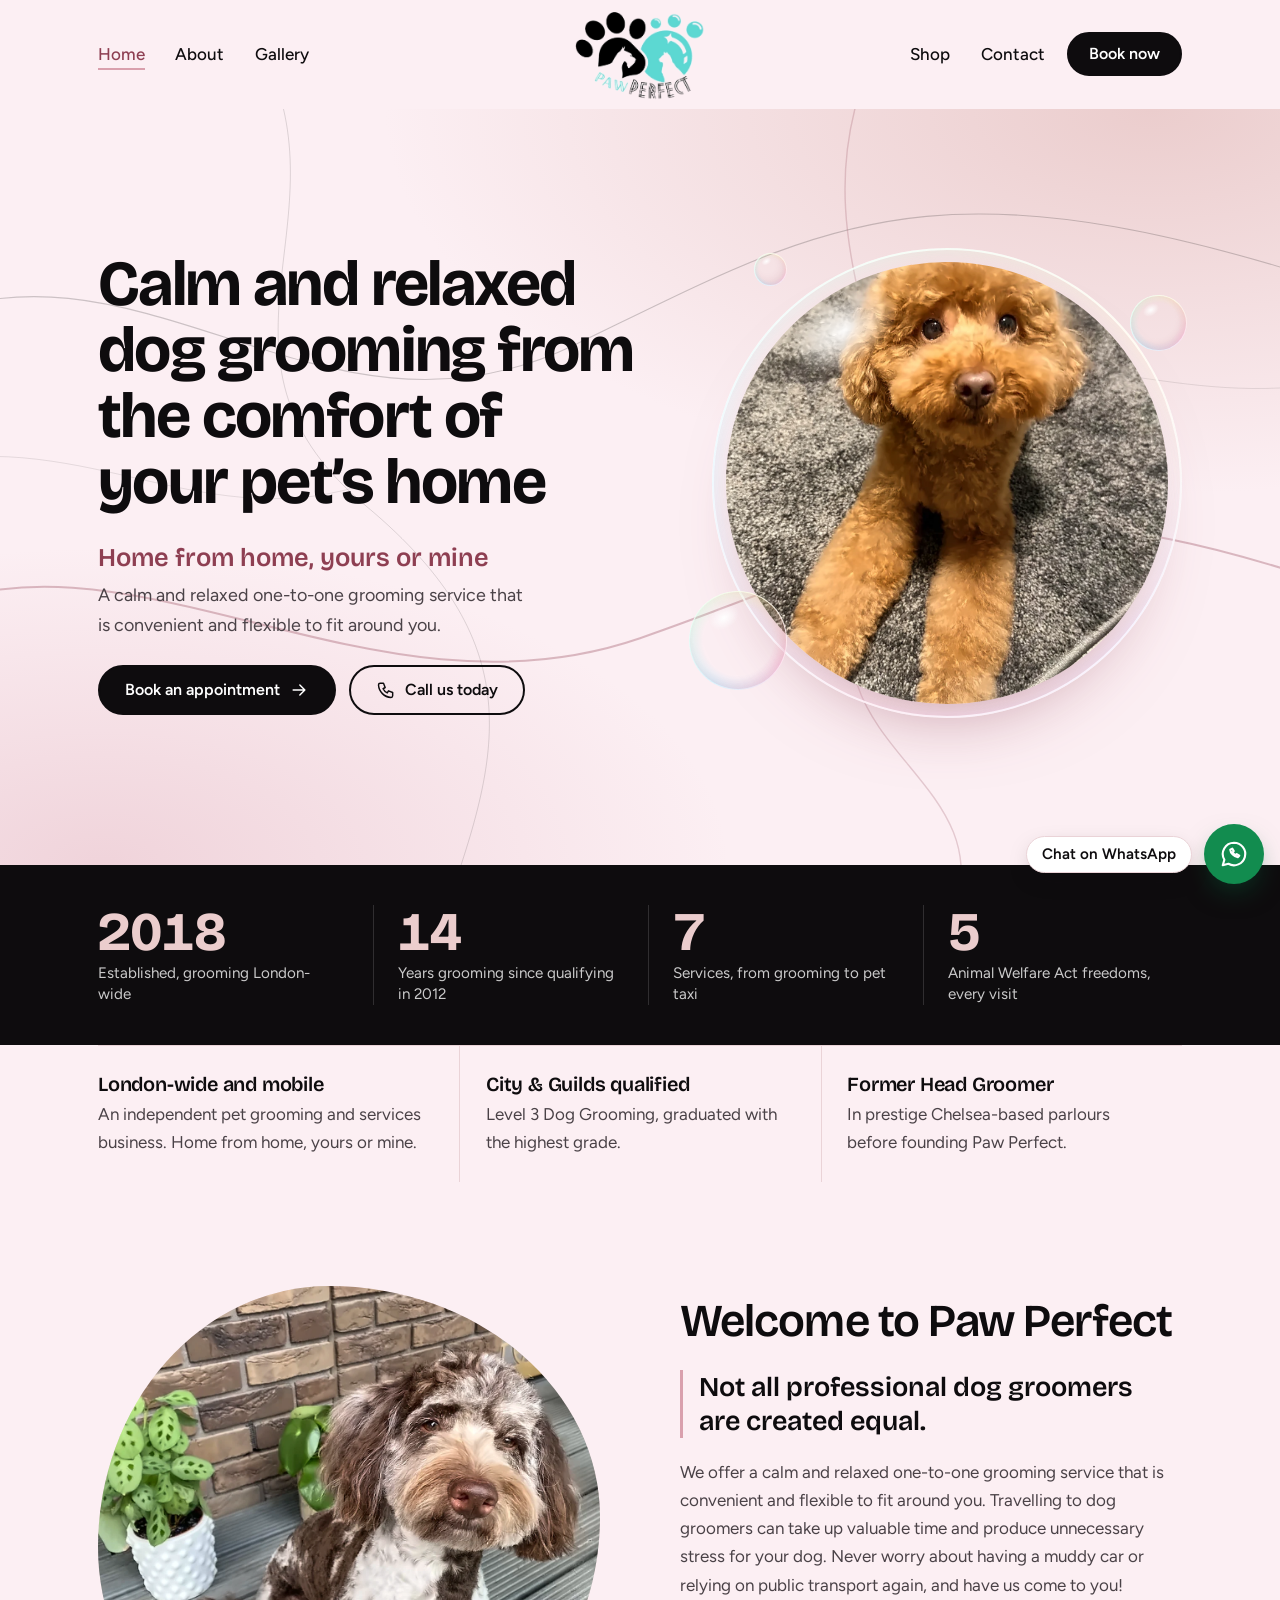
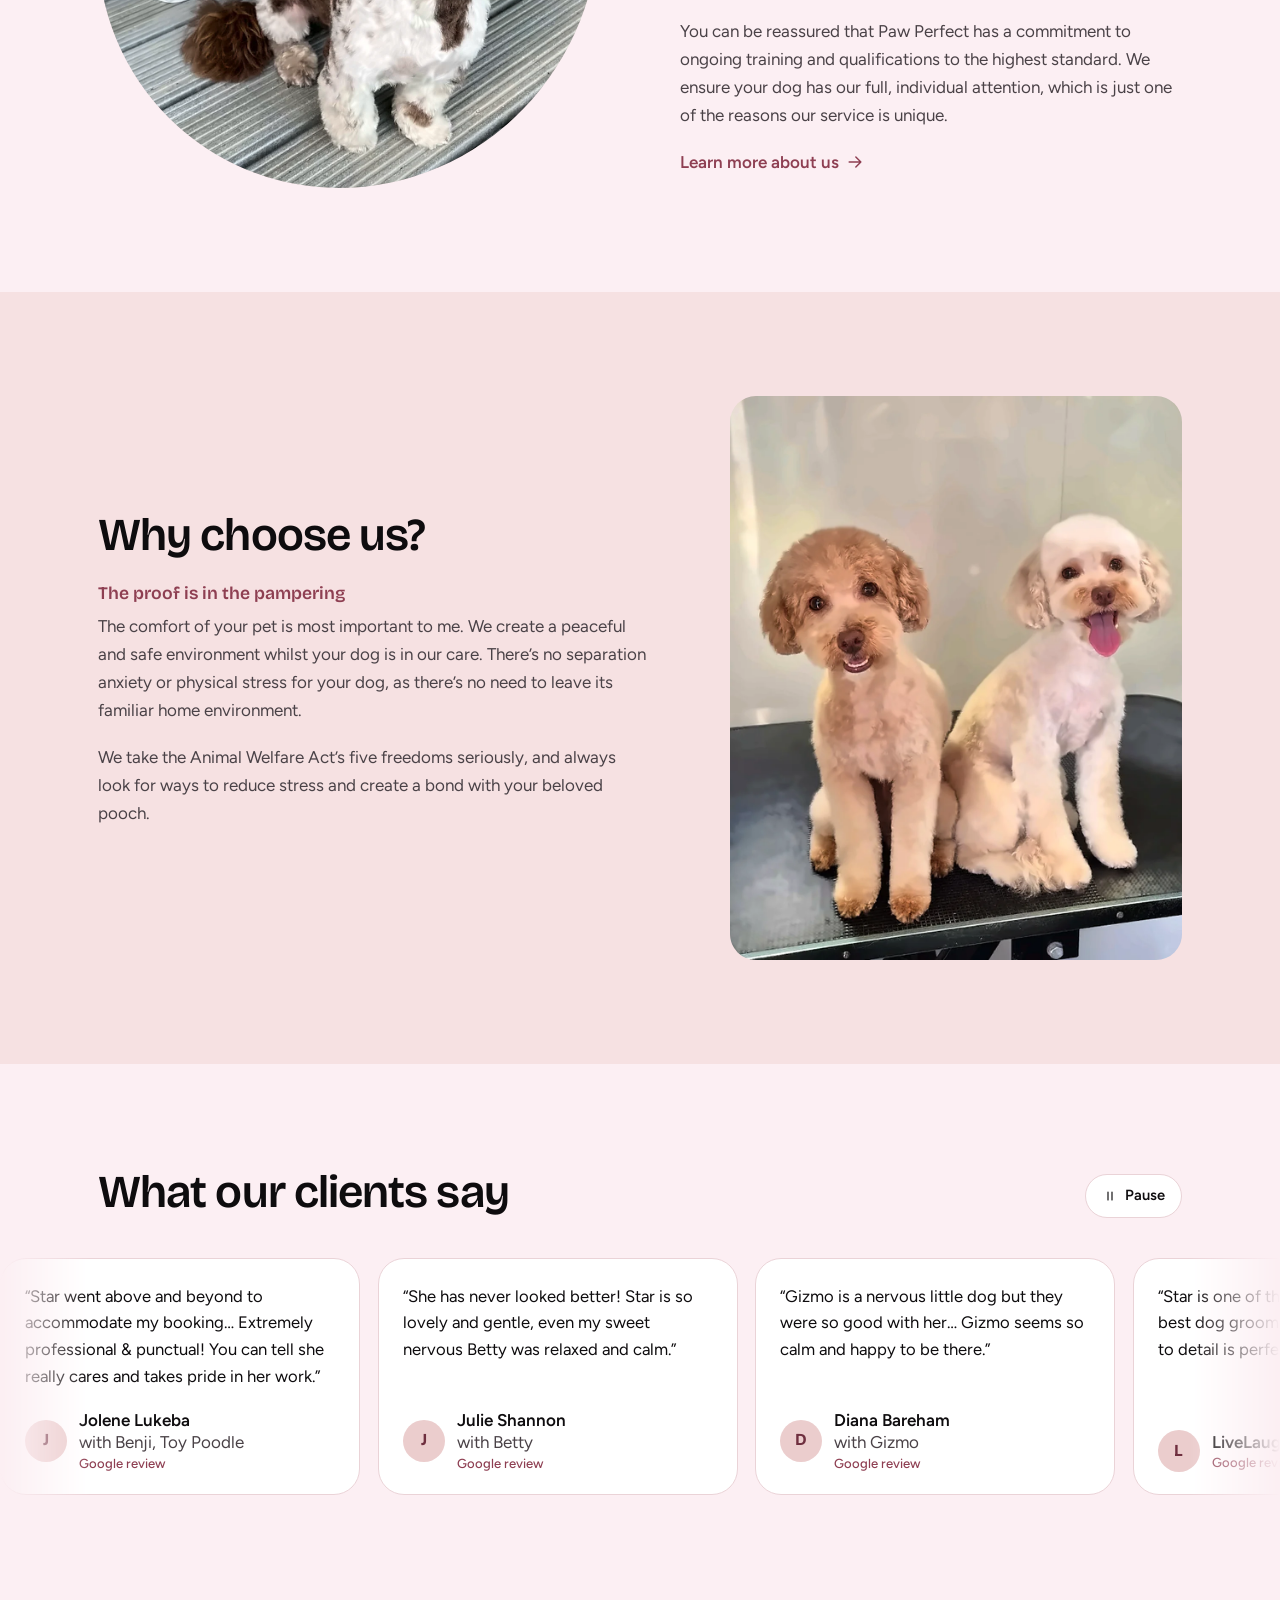
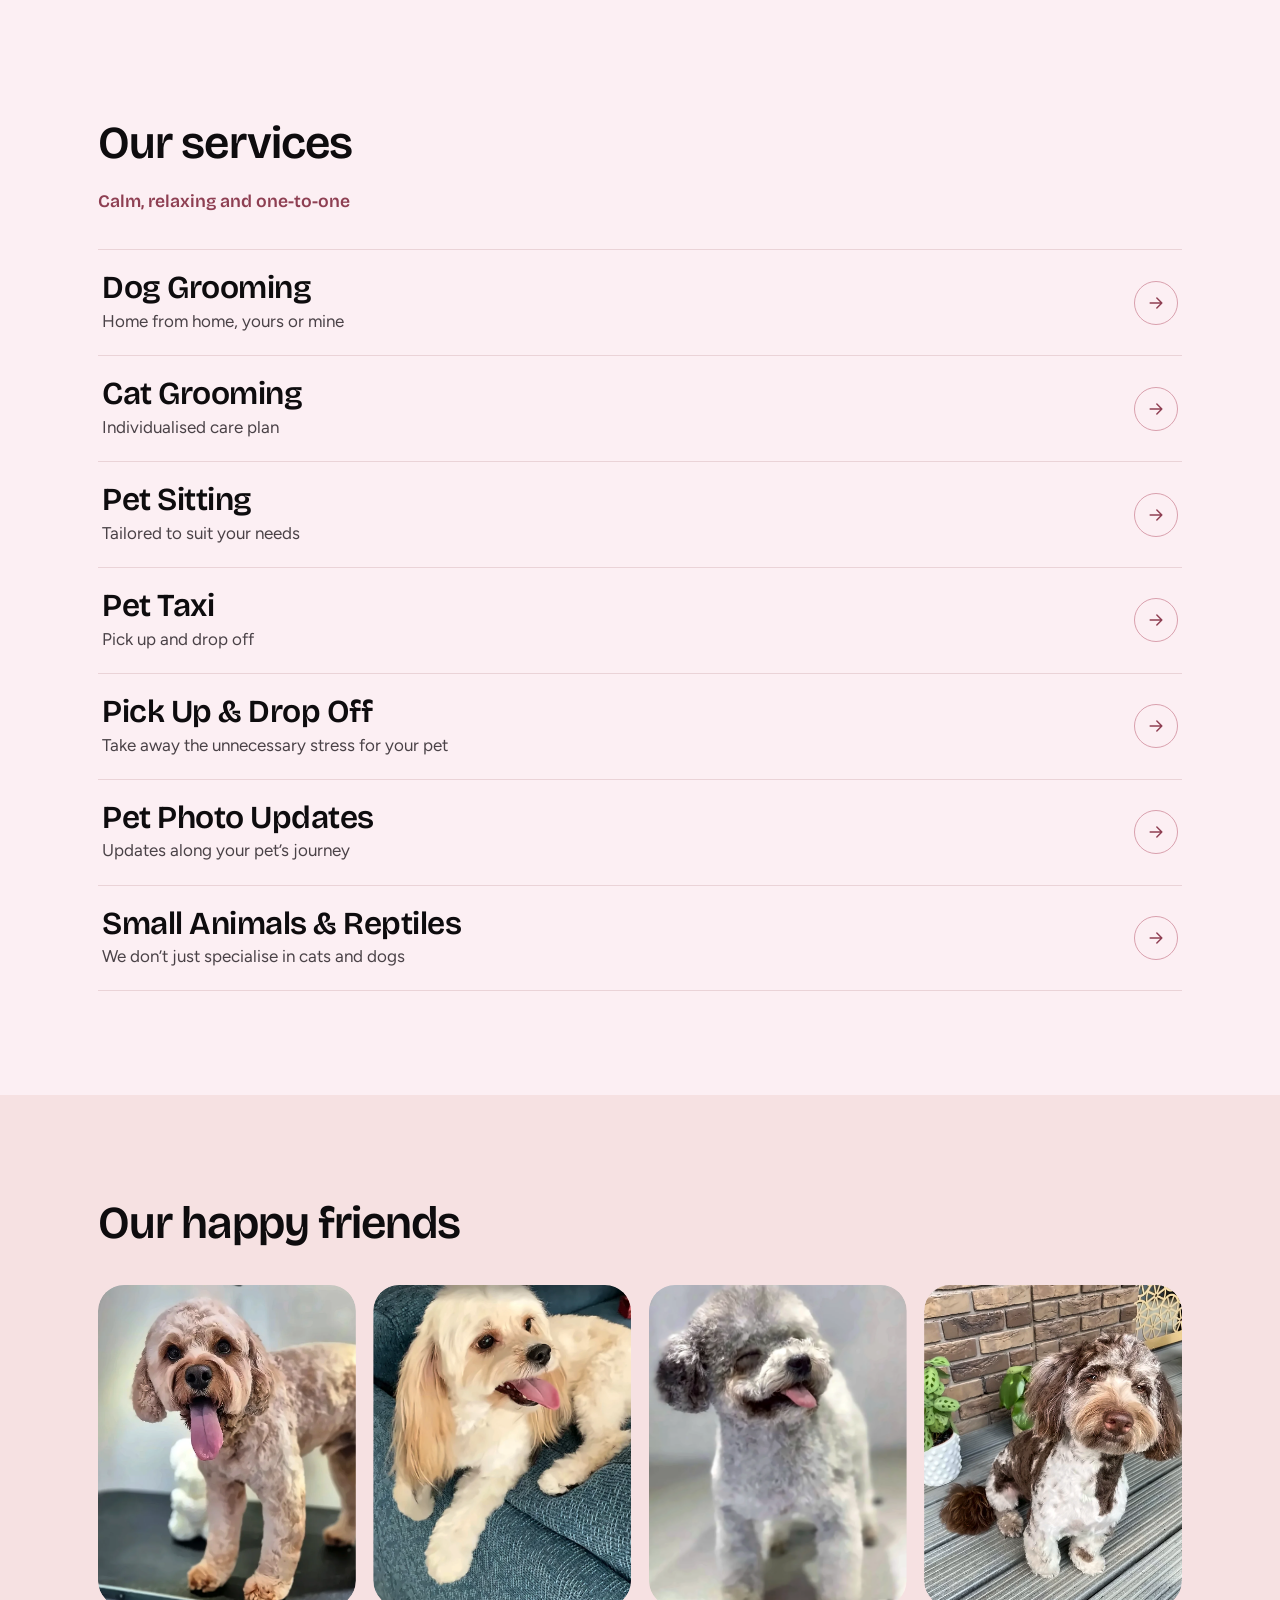
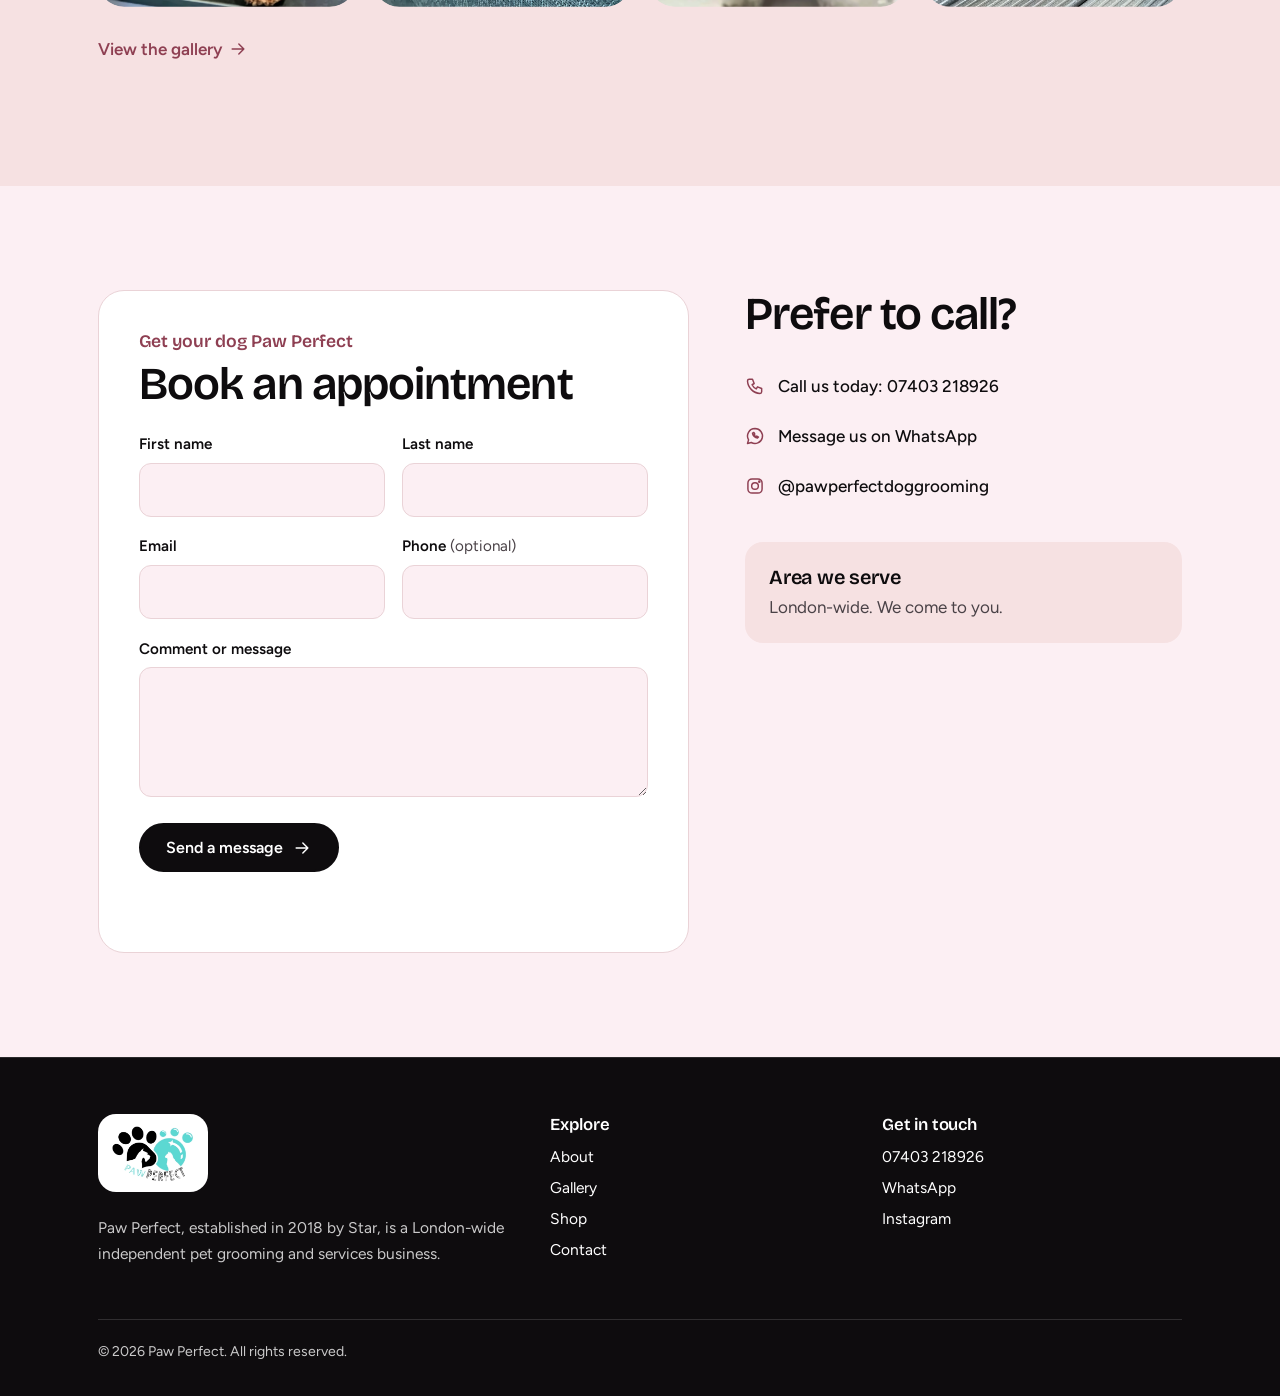
<file: index.html>
<!doctype html>
<html lang="en-GB">
<head>
<meta charset="utf-8">
<meta name="viewport" content="width=device-width, initial-scale=1">
<title>Mobile Dog Grooming in London | Paw Perfect</title>
<meta name="description" content="Calm and relaxed one-to-one dog grooming from the comfort of your pet&#x27;s home, London-wide. Call Paw Perfect on 07403 218926.">
<link rel="canonical" href="https://www.pawperfectdoggrooming.com/">
<meta name="robots" content="index, follow, max-image-preview:large">
<meta name="theme-color" content="#ffffff">
<meta property="og:type" content="website">
<meta property="og:site_name" content="Paw Perfect">
<meta property="og:title" content="Mobile Dog Grooming in London | Paw Perfect">
<meta property="og:description" content="Calm and relaxed one-to-one dog grooming from the comfort of your pet&#x27;s home, London-wide. Call Paw Perfect on 07403 218926.">
<meta property="og:url" content="https://www.pawperfectdoggrooming.com/">
<meta property="og:image" content="https://www.pawperfectdoggrooming.com/images/logo.png">
<meta name="twitter:card" content="summary">
<link rel="icon" type="image/png" href="images/logo.png">
<script>if('IntersectionObserver' in window&&!matchMedia('(prefers-reduced-motion: reduce)').matches)document.documentElement.classList.add('reveal-ready');</script>
<link rel="preconnect" href="https://fonts.googleapis.com">
<link rel="preconnect" href="https://fonts.gstatic.com" crossorigin>
<link href="https://fonts.googleapis.com/css2?family=Bricolage+Grotesque:opsz,wght@12..96,500;12..96,600;12..96,700&amp;family=Figtree:wght@400;500;600;700&amp;display=swap" rel="stylesheet">
<link rel="stylesheet" href="styles.css">
<script type="application/ld+json">
{
  "@context": "https://schema.org",
  "@type": "LocalBusiness",
  "name": "Paw Perfect",
  "description": "London-wide independent mobile pet grooming and services business, established in 2018.",
  "url": "https://www.pawperfectdoggrooming.com/",
  "logo": "https://www.pawperfectdoggrooming.com/images/logo.png",
  "telephone": "+447403218926",
  "foundingDate": "2018",
  "areaServed": { "@type": "City", "name": "London" },
  "sameAs": ["https://www.instagram.com/pawperfectdoggrooming/"],
  "makesOffer": [{ "@type": "Offer", "itemOffered": { "@type": "Service", "name": "Dog Grooming" } }, { "@type": "Offer", "itemOffered": { "@type": "Service", "name": "Cat Grooming" } }, { "@type": "Offer", "itemOffered": { "@type": "Service", "name": "Pet Sitting" } }, { "@type": "Offer", "itemOffered": { "@type": "Service", "name": "Pet Taxi" } }, { "@type": "Offer", "itemOffered": { "@type": "Service", "name": "Pick Up & Drop Off" } }, { "@type": "Offer", "itemOffered": { "@type": "Service", "name": "Pet Photo Updates" } }, { "@type": "Offer", "itemOffered": { "@type": "Service", "name": "Small Animals & Reptiles" } }]
}
</script>
</head>
<body class="page-home">
<svg width="0" height="0" style="position:absolute" aria-hidden="true" focusable="false">
<symbol id="paw" viewBox="0 0 64 64"><path d="M32 35c-7.5 0-15 6.5-15 13 0 4.4 3.3 6.4 7.5 6.4 3 0 5.2-1.2 7.5-1.2s4.5 1.2 7.5 1.2c4.2 0 7.5-2 7.5-6.4 0-6.5-7.5-13-15-13z"/><ellipse cx="13.5" cy="29" rx="5.2" ry="7.2" transform="rotate(-22 13.5 29)"/><ellipse cx="25" cy="17.5" rx="5.6" ry="8.2" transform="rotate(-8 25 17.5)"/><ellipse cx="39" cy="17.5" rx="5.6" ry="8.2" transform="rotate(8 39 17.5)"/><ellipse cx="50.5" cy="29" rx="5.2" ry="7.2" transform="rotate(22 50.5 29)"/></symbol>
<symbol id="i-arrow" viewBox="0 0 24 24"><path d="M5 12h14M13 6l6 6-6 6"/></symbol>
<symbol id="i-phone" viewBox="0 0 24 24"><path d="M5 4h4l2 5-2.5 1.5a11 11 0 0 0 5 5L15 13l5 2v4a2 2 0 0 1-2 2A16 16 0 0 1 3 6a2 2 0 0 1 2-2z"/></symbol>
<symbol id="i-insta" viewBox="0 0 24 24"><rect x="3.5" y="3.5" width="17" height="17" rx="5"/><circle cx="12" cy="12" r="4"/><circle cx="17.2" cy="6.8" r="0.7" fill="currentColor"/></symbol>
<symbol id="i-wa" viewBox="0 0 24 24"><path d="M12 3a9 9 0 0 0-7.7 13.6L3 21l4.5-1.2A9 9 0 1 0 12 3z"/><path d="M9 8.5c.2 2.8 3.2 5.8 6 6l1.2-1.2-2-1.2-.9.8c-.9-.4-1.9-1.4-2.3-2.3l.8-.9-1.2-2L9 8.5z"/></symbol>
<symbol id="i-bag" viewBox="0 0 24 24"><path d="M5 8h14l-1.2 11.2A2 2 0 0 1 15.8 21H8.2a2 2 0 0 1-2-1.8L5 8z"/><path d="M9 10V7a3 3 0 0 1 6 0v3"/></symbol>
<symbol id="i-close" viewBox="0 0 24 24"><path d="M6 6l12 12M18 6 6 18"/></symbol>
<symbol id="i-van" viewBox="0 0 24 24"><path d="M3 7h11v9H3zM14 10h4l3 3v3h-7z"/><circle cx="7" cy="17.5" r="1.8"/><circle cx="17" cy="17.5" r="1.8"/></symbol>
<symbol id="i-pin" viewBox="0 0 24 24"><path d="M12 21s-7-6.2-7-11.5A7 7 0 0 1 19 9.5C19 14.8 12 21 12 21z"/><circle cx="12" cy="9.5" r="2.5"/></symbol>
<symbol id="i-jacket" viewBox="0 0 48 48"><path d="M17 8l-9 6 3 9 4-2v19h18V21l4 2 3-9-9-6c-1 3.5-3.8 5.5-7 5.5S18 11.5 17 8z"/><path d="M24 13.5V40"/><circle cx="27.5" cy="22" r=".9"/><circle cx="27.5" cy="29" r=".9"/></symbol>
<symbol id="i-collar" viewBox="0 0 48 48"><ellipse cx="24" cy="22" rx="15" ry="9"/><ellipse cx="24" cy="22" rx="11" ry="5.5"/><rect x="20" y="28" width="8" height="5" rx="1"/><path d="M24 33v3"/><circle cx="24" cy="39" r="3"/><path d="M16 12l-4-4 5-1zM32 12l4-4-5-1z"/></symbol>
<symbol id="i-brush" viewBox="0 0 48 48"><rect x="10" y="8" width="28" height="20" rx="10"/><path d="M16 14v8M21 13v10M26 13v10M31 14v8"/><path d="M20 28l-2 12a2 2 0 0 0 2 2h8a2 2 0 0 0 2-2l-2-12"/></symbol>
<symbol id="i-bottle" viewBox="0 0 48 48"><rect x="20" y="5" width="8" height="6" rx="1.5"/><path d="M19 11h10l2 5H17z"/><rect x="13" y="16" width="22" height="26" rx="5"/><path d="M18 26h12M18 31h8"/></symbol>
<symbol id="i-bandana" viewBox="0 0 48 48"><path d="M8 12h32L24 40z"/><path d="M8 12h32v4H8z"/><circle cx="20" cy="20" r="1.4"/><circle cx="28" cy="20" r="1.4"/><circle cx="24" cy="27" r="1.4"/></symbol>
<symbol id="i-star" viewBox="0 0 24 24"><path d="M12 2.8l2.8 5.8 6.4.9-4.6 4.5 1.1 6.3L12 17.3l-5.7 3 1.1-6.3-4.6-4.5 6.4-.9z"/></symbol>
</svg>
<a class="skip-link" href="#main">Skip to content</a>
<header class="site-header">
  <div class="container header-inner">
    <div class="header-left">
      <a class="icon-btn call-btn" href="tel:+447403218926" aria-label="Call 07403 218926"><svg class="icon" aria-hidden="true"><use href="#i-phone"/></svg></a>
      <ul class="desk-nav"><li><a href="index.html" aria-current="page">Home</a></li><li><a href="about.html">About</a></li><li><a href="gallery.html">Gallery</a></li></ul>
    </div>
    <a class="logo" href="index.html" aria-label="Paw Perfect, home"><img src="images/logo-t.webp" width="626" height="446" alt="Paw Perfect"></a>
    <div class="header-right">
      <ul class="desk-nav"><li><a href="shop.html">Shop</a></li><li><a href="contact.html">Contact</a></li></ul>
      <button class="icon-btn cart-btn" type="button" aria-label="Basket" aria-controls="cart" hidden><svg class="icon" aria-hidden="true"><use href="#i-bag"/></svg><span class="cart-count" hidden>0</span></button>
      <a class="btn btn--primary desk-only" href="contact.html#book">Book now</a>
      <button class="icon-btn nav-toggle" type="button" aria-expanded="false" aria-controls="mobile-nav" aria-label="Menu"><span></span><span></span><span></span></button>
    </div>
  </div>
  <nav class="mobile-nav" id="mobile-nav" aria-label="Main">
    <ul><li><a href="index.html" aria-current="page">Home</a></li><li><a href="about.html">About</a></li><li><a href="gallery.html">Gallery</a></li><li><a href="shop.html">Shop</a></li><li><a href="contact.html">Contact</a></li><li><a class="btn btn--primary" href="contact.html#book">Book an appointment</a></li></ul>
  </nav>
</header>
<main id="main">
<section class="hero">
  <svg class="veins" viewBox="0 0 1440 800" preserveAspectRatio="xMidYMid slice" aria-hidden="true" focusable="false"><g>
<path class="v1" pathLength="1" d="M-60 230 C190 110 380 380 650 250 S1030 40 1500 200"/>
<path class="v2" pathLength="1" d="M-60 540 C170 420 430 660 720 560 S1090 370 1500 520"/>
<path class="v3" pathLength="1" d="M330 -40 C400 130 250 270 430 420 S570 690 510 860"/>
<path class="v4" pathLength="1" d="M960 -40 C880 170 1040 300 960 490 S1110 700 1050 860"/>
<path class="v5" pathLength="1" d="M-60 380 C120 330 250 450 420 400"/>
<path class="v5" pathLength="1" d="M1100 300 C1200 240 1300 330 1500 280"/>
</g></svg>
  <div class="field" aria-hidden="true"><i class="spark" style="--x:35%;--s:19px;--d:16s;--delay:-9s;--dx:13px"><b></b></i><i class="spark" style="--x:72%;--s:32px;--d:21s;--delay:-8s;--dx:20px"><b></b></i><i class="spark" style="--x:15%;--s:45px;--d:17s;--delay:-7s;--dx:27px"><b></b></i><i class="spark" style="--x:52%;--s:18px;--d:13s;--delay:-6s;--dx:12px"><b></b></i><i class="spark" style="--x:89%;--s:31px;--d:18s;--delay:-5s;--dx:19px"><b></b></i><i class="spark" style="--x:32%;--s:44px;--d:14s;--delay:-4s;--dx:26px"><b></b></i><i class="spark" style="--x:69%;--s:17px;--d:19s;--delay:-3s;--dx:11px"><b></b></i><i class="spark" style="--x:12%;--s:30px;--d:15s;--delay:-2s;--dx:18px"><b></b></i><i class="spark" style="--x:49%;--s:43px;--d:20s;--delay:-1s;--dx:25px"><b></b></i><i class="spark" style="--x:86%;--s:16px;--d:16s;--delay:0s;--dx:10px"><b></b></i><i class="spark" style="--x:29%;--s:29px;--d:21s;--delay:-17s;--dx:17px"><b></b></i><i class="spark" style="--x:66%;--s:42px;--d:17s;--delay:-16s;--dx:24px"><b></b></i><i class="spark" style="--x:9%;--s:55px;--d:13s;--delay:-15s;--dx:31px"><b></b></i></div>
  <div class="container hero__grid">
    <div>
      <h1>
        <span class="line" style="--i:0"><span>Calm and relaxed</span></span>
        <span class="line" style="--i:1"><span>dog grooming from</span></span>
        <span class="line" style="--i:2"><span>the comfort of</span></span>
        <span class="line" style="--i:3"><span>your pet&rsquo;s home</span></span>
      </h1>
      <p class="tagline fade-in" style="--d:650ms">Home from home, yours or mine</p>
      <p class="hero__lead fade-in" style="--d:760ms">A calm and relaxed one-to-one grooming service that is convenient and flexible to fit around you.</p>
      <div class="hero__actions fade-in" style="--d:880ms">
        <a class="btn btn--primary" href="#book">Book an appointment <svg class="icon icon--arrow" aria-hidden="true"><use href="#i-arrow"/></svg></a>
        <a class="btn btn--outline" href="tel:+447403218926"><svg class="icon" aria-hidden="true"><use href="#i-phone"/></svg> Call us today</a>
      </div>
    </div>
    <div class="hero__visual">
      <div class="hero-bubble">
        <div class="hero-bubble__photo"><img src="images/dog-2-1000.webp" width="1200" height="1457" alt="Red-coated poodle lying on a grey rug with a freshly trimmed coat" style="object-position:50% 30%" decoding="async"></div>
        <div class="bubble-film" aria-hidden="true"></div>
      </div>
      <span class="mini mini--a" aria-hidden="true"><b></b></span>
      <span class="mini mini--b" aria-hidden="true"><b></b></span>
      <span class="mini mini--c" aria-hidden="true"><b></b></span>
    </div>
  </div>
</section>

<section class="facts" aria-label="Paw Perfect in numbers">
  <div class="container">
    <ul>
      <li><b><span data-to="2018">2018</span></b><span class="lbl">Established, grooming London-wide</span></li>
      <li><b><span data-to="14">14</span></b><span class="lbl">Years grooming since qualifying in 2012</span></li>
      <li><b><span data-to="7">7</span></b><span class="lbl">Services, from grooming to pet taxi</span></li>
      <li><b><span data-to="5">5</span></b><span class="lbl">Animal Welfare Act freedoms, every visit</span></li>
    </ul>
  </div>
</section>

<section class="container" aria-label="Qualifications and experience">
  <div class="creds">
    <div class="cred"><h3>London-wide and mobile</h3><p>An independent pet grooming and services business. Home from home, yours or mine.</p></div>
    <div class="cred"><h3>City &amp; Guilds qualified</h3><p>Level 3 Dog Grooming, graduated with the highest grade.</p></div>
    <div class="cred"><h3>Former Head Groomer</h3><p>In prestige Chelsea-based parlours before founding Paw Perfect.</p></div>
  </div>
</section>

<section class="section">
  <div class="container split">
    <div class="blob"><img src="images/dog-1-1000.webp" width="1200" height="1260" alt="Chocolate and white dog sitting on a decked terrace after a groom" style="object-position:72% 50%" loading="lazy" decoding="async"></div>
    <div>
      <h2>Welcome to Paw Perfect</h2>
      <p class="quote-line">Not all professional dog groomers are created equal.</p>
      <p>We offer a calm and relaxed one-to-one grooming service that is convenient and flexible to fit around you. Travelling to dog groomers can take up valuable time and produce unnecessary stress for your dog. Never worry about having a muddy car or relying on public transport again, and have us come to you!</p>
      <p>You can be reassured that Paw Perfect has a commitment to ongoing training and qualifications to the highest standard. We ensure your dog has our full, individual attention, which is just one of the reasons our service is unique.</p>
      <a class="link-arrow" href="about.html">Learn more about us <svg class="icon icon--arrow" aria-hidden="true"><use href="#i-arrow"/></svg></a>
    </div>
  </div>
</section>

<section class="section section--mist">
  <div class="trail" aria-hidden="true"><span class="print" style="--x:2.0%;--y:92.4%;--r:90deg;--i:0"><svg viewBox="0 0 64 64"><use href="#paw"/></svg></span><span class="print" style="--x:8.0%;--y:95.6%;--r:90deg;--i:1"><svg viewBox="0 0 64 64"><use href="#paw"/></svg></span><span class="print" style="--x:14.0%;--y:92.4%;--r:90deg;--i:2"><svg viewBox="0 0 64 64"><use href="#paw"/></svg></span><span class="print" style="--x:20.0%;--y:95.6%;--r:90deg;--i:3"><svg viewBox="0 0 64 64"><use href="#paw"/></svg></span><span class="print" style="--x:26.0%;--y:92.4%;--r:90deg;--i:4"><svg viewBox="0 0 64 64"><use href="#paw"/></svg></span><span class="print" style="--x:32.0%;--y:95.6%;--r:90deg;--i:5"><svg viewBox="0 0 64 64"><use href="#paw"/></svg></span><span class="print" style="--x:38.0%;--y:92.4%;--r:90deg;--i:6"><svg viewBox="0 0 64 64"><use href="#paw"/></svg></span><span class="print" style="--x:44.0%;--y:95.6%;--r:90deg;--i:7"><svg viewBox="0 0 64 64"><use href="#paw"/></svg></span><span class="print" style="--x:50.0%;--y:92.4%;--r:90deg;--i:8"><svg viewBox="0 0 64 64"><use href="#paw"/></svg></span><span class="print" style="--x:56.0%;--y:95.6%;--r:90deg;--i:9"><svg viewBox="0 0 64 64"><use href="#paw"/></svg></span><span class="print" style="--x:62.0%;--y:92.4%;--r:90deg;--i:10"><svg viewBox="0 0 64 64"><use href="#paw"/></svg></span></div>
  <div class="container split split--wide-text">
    <div>
      <h2>Why choose us?</h2>
      <p class="kicker">The proof is in the pampering</p>
      <p>The comfort of your pet is most important to me. We create a peaceful and safe environment whilst your dog is in our care. There&rsquo;s no separation anxiety or physical stress for your dog, as there&rsquo;s no need to leave its familiar home environment.</p>
      <p>We take the Animal Welfare Act&rsquo;s five freedoms seriously, and always look for ways to reduce stress and create a bond with your beloved pooch.</p>
    </div>
    <div class="framed" style="aspect-ratio:4/5"><img src="images/dog-3-1000.webp" width="1200" height="1324" alt="Two small groomed dogs sitting side by side on a grooming table" style="object-position:50% 40%" loading="lazy" decoding="async"></div>
  </div>
</section>

<section class="section reviews" aria-labelledby="reviews-title">
  <div class="container reviews__head">
    <h2 id="reviews-title">What our clients say</h2>
    <button class="marquee-toggle" type="button" aria-pressed="false">
      <svg class="icon icon--pause" aria-hidden="true" viewBox="0 0 24 24"><path d="M9 6v12M15 6v12"/></svg>
      <svg class="icon icon--play" aria-hidden="true" viewBox="0 0 24 24"><path d="M8 5.5v13l10-6.5z"/></svg>
      <span>Pause</span>
    </button>
  </div>
  <div class="marquee" tabindex="0" aria-label="Client reviews">
    <div class="marquee__track">
      <div class="marquee__group"><figure class="rv"><blockquote>&ldquo;Star went above and beyond to accommodate my booking… Extremely professional &amp; punctual! You can tell she really cares and takes pride in her work.&rdquo;</blockquote><figcaption><span class="rv__avatar" aria-hidden="true">J</span><span class="rv__who">Jolene Lukeba <span>with Benji, Toy Poodle</span><small>Google review</small></span></figcaption></figure><figure class="rv"><blockquote>&ldquo;She has never looked better! Star is so lovely and gentle, even my sweet nervous Betty was relaxed and calm.&rdquo;</blockquote><figcaption><span class="rv__avatar" aria-hidden="true">J</span><span class="rv__who">Julie Shannon <span>with Betty</span><small>Google review</small></span></figcaption></figure><figure class="rv"><blockquote>&ldquo;Gizmo is a nervous little dog but they were so good with her… Gizmo seems so calm and happy to be there.&rdquo;</blockquote><figcaption><span class="rv__avatar" aria-hidden="true">D</span><span class="rv__who">Diana Bareham <span>with Gizmo</span><small>Google review</small></span></figcaption></figure><figure class="rv"><blockquote>&ldquo;Star is one of the most professional and best dog groomers I know… her attention to detail is perfection.&rdquo;</blockquote><figcaption><span class="rv__avatar" aria-hidden="true">L</span><span class="rv__who">LiveLaughLove9383<small>Google review</small></span></figcaption></figure></div>
      <div class="marquee__group" aria-hidden="true"><figure class="rv"><blockquote>&ldquo;Star went above and beyond to accommodate my booking… Extremely professional &amp; punctual! You can tell she really cares and takes pride in her work.&rdquo;</blockquote><figcaption><span class="rv__avatar" aria-hidden="true">J</span><span class="rv__who">Jolene Lukeba <span>with Benji, Toy Poodle</span><small>Google review</small></span></figcaption></figure><figure class="rv"><blockquote>&ldquo;She has never looked better! Star is so lovely and gentle, even my sweet nervous Betty was relaxed and calm.&rdquo;</blockquote><figcaption><span class="rv__avatar" aria-hidden="true">J</span><span class="rv__who">Julie Shannon <span>with Betty</span><small>Google review</small></span></figcaption></figure><figure class="rv"><blockquote>&ldquo;Gizmo is a nervous little dog but they were so good with her… Gizmo seems so calm and happy to be there.&rdquo;</blockquote><figcaption><span class="rv__avatar" aria-hidden="true">D</span><span class="rv__who">Diana Bareham <span>with Gizmo</span><small>Google review</small></span></figcaption></figure><figure class="rv"><blockquote>&ldquo;Star is one of the most professional and best dog groomers I know… her attention to detail is perfection.&rdquo;</blockquote><figcaption><span class="rv__avatar" aria-hidden="true">L</span><span class="rv__who">LiveLaughLove9383<small>Google review</small></span></figcaption></figure></div>
    </div>
  </div>
</section>

<section class="section">
  <div class="container">
    <div class="section-head">
      <h2>Our services</h2>
      <p class="kicker">Calm, relaxing and one-to-one</p>
    </div>
    <ul class="svc"><li><a href="contact.html#book"><span class="svc__name">Dog Grooming</span><span class="svc__desc">Home from home, yours or mine</span><span class="svc__go"><svg class="icon icon--arrow" aria-hidden="true"><use href="#i-arrow"/></svg></span></a></li><li><a href="contact.html#book"><span class="svc__name">Cat Grooming</span><span class="svc__desc">Individualised care plan</span><span class="svc__go"><svg class="icon icon--arrow" aria-hidden="true"><use href="#i-arrow"/></svg></span></a></li><li><a href="contact.html#book"><span class="svc__name">Pet Sitting</span><span class="svc__desc">Tailored to suit your needs</span><span class="svc__go"><svg class="icon icon--arrow" aria-hidden="true"><use href="#i-arrow"/></svg></span></a></li><li><a href="contact.html#book"><span class="svc__name">Pet Taxi</span><span class="svc__desc">Pick up and drop off</span><span class="svc__go"><svg class="icon icon--arrow" aria-hidden="true"><use href="#i-arrow"/></svg></span></a></li><li><a href="contact.html#book"><span class="svc__name">Pick Up &amp; Drop Off</span><span class="svc__desc">Take away the unnecessary stress for your pet</span><span class="svc__go"><svg class="icon icon--arrow" aria-hidden="true"><use href="#i-arrow"/></svg></span></a></li><li><a href="contact.html#book"><span class="svc__name">Pet Photo Updates</span><span class="svc__desc">Updates along your pet’s journey</span><span class="svc__go"><svg class="icon icon--arrow" aria-hidden="true"><use href="#i-arrow"/></svg></span></a></li><li><a href="contact.html#book"><span class="svc__name">Small Animals &amp; Reptiles</span><span class="svc__desc">We don’t just specialise in cats and dogs</span><span class="svc__go"><svg class="icon icon--arrow" aria-hidden="true"><use href="#i-arrow"/></svg></span></a></li></ul>
  </div>
</section>

<section class="section section--mist">
  <div class="container">
    <div class="section-head">
      <h2>Our happy friends</h2>
    </div>
    <div class="photos photos--teaser"><figure class="photo"><img src="images/dog-6-1000.webp" width="1200" height="1215" alt="Apricot curly-coated dog with a fresh trim, standing on a grooming table" style="object-position:45% 30%" loading="lazy" decoding="async"></figure><figure class="photo"><img src="images/dog-5-1000.webp" width="1200" height="1036" alt="Cream and white dog with feathered ears relaxing on a blue sofa" style="object-position:40% 50%" loading="lazy" decoding="async"></figure><figure class="photo"><img src="images/dog-7-1000.webp" width="1200" height="1406" alt="Grey curly-coated dog with a neat trim, eyes closed and tongue out" style="object-position:50% 30%" loading="lazy" decoding="async"></figure><figure class="photo"><img src="images/dog-1-1000.webp" width="1200" height="1260" alt="Chocolate and white dog sitting on a decked terrace after a groom" style="object-position:72% 50%" loading="lazy" decoding="async"></figure></div>
    <p class="row-link"><a class="link-arrow" href="gallery.html">View the gallery <svg class="icon icon--arrow" aria-hidden="true"><use href="#i-arrow"/></svg></a></p>
  </div>
</section>

<section class="section" id="book">
  <div class="container contact-grid">
    <div class="panel">
      <p class="kicker">Get your dog Paw Perfect</p>
      <h2>Book an appointment</h2>
      <form class="book-form" novalidate>
  <div class="form-grid">
    <div class="form-grid form-grid--two">
      <div class="field-group">
        <label for="h-first">First name</label>
        <input id="h-first" name="first" type="text" autocomplete="given-name" required aria-describedby="h-e1">
        <p class="field__error" id="h-e1">Enter your first name.</p>
      </div>
      <div class="field-group">
        <label for="h-last">Last name</label>
        <input id="h-last" name="last" type="text" autocomplete="family-name" required aria-describedby="h-e2">
        <p class="field__error" id="h-e2">Enter your last name.</p>
      </div>
    </div>
    <div class="form-grid form-grid--two">
      <div class="field-group">
        <label for="h-email">Email</label>
        <input id="h-email" name="email" type="email" autocomplete="email" spellcheck="false" required aria-describedby="h-e3">
        <p class="field__error" id="h-e3">Enter an email address, like name@example.com.</p>
      </div>
      <div class="field-group">
        <label for="h-phone">Phone <span class="opt">(optional)</span></label>
        <input id="h-phone" name="phone" type="tel" autocomplete="tel">
      </div>
    </div>
    <div class="field-group">
      <label for="h-msg">Comment or message</label>
      <textarea id="h-msg" name="message" required aria-describedby="h-e4"></textarea>
      <p class="field__error" id="h-e4">Write a short message.</p>
    </div>
    <div><button class="btn btn--primary" type="submit">Send a message <svg class="icon icon--arrow" aria-hidden="true"><use href="#i-arrow"/></svg></button></div>
  </div>
  <p class="form-status" role="status" aria-live="polite"></p>
</form>
    </div>
    <div><h2>Prefer to call?</h2>
      <ul class="contact-list">
        <li><a href="tel:+447403218926"><svg class="icon" aria-hidden="true"><use href="#i-phone"/></svg> Call us today: 07403 218926</a></li>
        <li><a href="https://wa.me/447403218926?text=Hi%20Paw%20Perfect%2C%20I%E2%80%99d%20like%20to%20book%20an%20appointment." target="_blank" rel="noopener"><svg class="icon" aria-hidden="true"><use href="#i-wa"/></svg> Message us on WhatsApp</a></li>
        <li><a href="https://www.instagram.com/pawperfectdoggrooming/" target="_blank" rel="noopener"><svg class="icon" aria-hidden="true"><use href="#i-insta"/></svg> @pawperfectdoggrooming</a></li>
      </ul>
      <div class="area">
        <h3>Area we serve</h3>
        <p>London-wide. We come to you.</p>
      </div></div>
  </div>
</section>

</main>
<footer class="site-footer">
  <div class="container">
    <div class="footer-grid">
      <div>
        <a class="footer-logo" href="index.html" aria-label="Paw Perfect, home"><img src="images/logo.webp" width="626" height="446" alt="" loading="lazy"></a>
        <p>Paw Perfect, established in 2018 by Star, is a London-wide independent pet grooming and services business.</p>
      </div>
      <div>
        <h3>Explore</h3>
        <ul>
          <li><a href="about.html">About</a></li>
          <li><a href="gallery.html">Gallery</a></li>
          <li><a href="shop.html">Shop</a></li>
          <li><a href="contact.html">Contact</a></li>
        </ul>
      </div>
      <div>
        <h3>Get in touch</h3>
        <ul>
          <li><a href="tel:+447403218926">07403 218926</a></li>
          <li><a href="https://wa.me/447403218926?text=Hi%20Paw%20Perfect%2C%20I%E2%80%99d%20like%20to%20book%20an%20appointment." target="_blank" rel="noopener">WhatsApp</a></li>
          <li><a href="https://www.instagram.com/pawperfectdoggrooming/" target="_blank" rel="noopener">Instagram</a></li>
        </ul>
      </div>
    </div>
    <p class="copyright">&copy; 2026 Paw Perfect. All rights reserved.</p>
  </div>
</footer>
<div class="scrim" aria-hidden="true"></div>
<aside class="drawer" id="cart" role="dialog" aria-modal="true" aria-labelledby="cart-title" aria-hidden="true">
  <div class="drawer__head">
    <h2 id="cart-title">Your basket</h2>
    <button class="icon-btn drawer__close" type="button" aria-label="Close basket"><svg class="icon" aria-hidden="true"><use href="#i-close"/></svg></button>
  </div>
  <div class="drawer__body"></div>
  <div class="drawer__foot" hidden>
    <div class="total"><span>Subtotal</span><span></span></div>
    <p>Free UK postage.</p>
    <a class="btn btn--primary btn--block" href="checkout.html">Checkout <svg class="icon icon--arrow" aria-hidden="true"><use href="#i-arrow"/></svg></a>
    <button class="btn btn--outline btn--block order-btn" type="button"><svg class="icon" aria-hidden="true"><use href="#i-wa"/></svg> <span>Or order on WhatsApp</span></button>
  </div>
</aside>
<a class="wa" href="https://wa.me/447403218926?text=Hi%20Paw%20Perfect%2C%20I%E2%80%99d%20like%20to%20book%20an%20appointment." target="_blank" rel="noopener" aria-label="Chat with Paw Perfect on WhatsApp">
  <span class="wa__label" aria-hidden="true">Chat on WhatsApp</span>
  <svg class="icon" aria-hidden="true"><use href="#i-wa"/></svg>
</a>
<script src="script.js" defer></script>
</body>
</html>
</file>
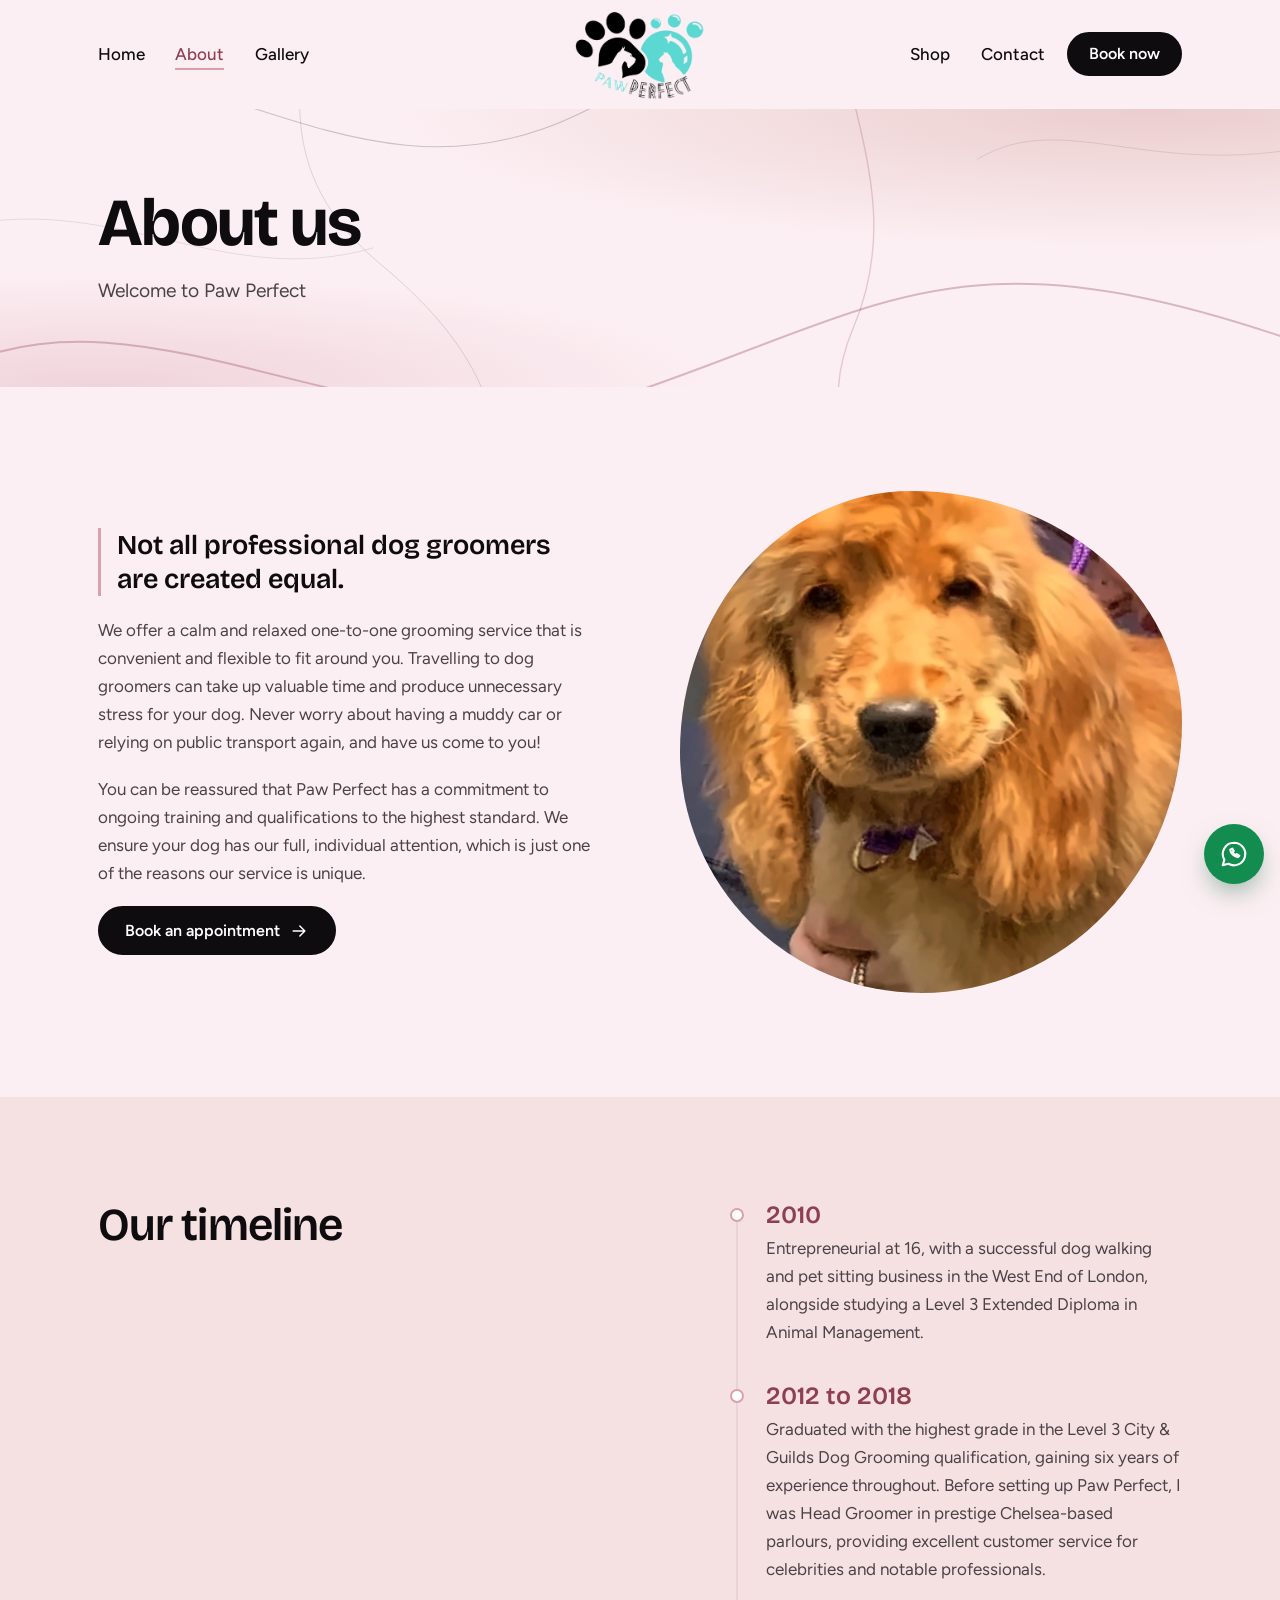
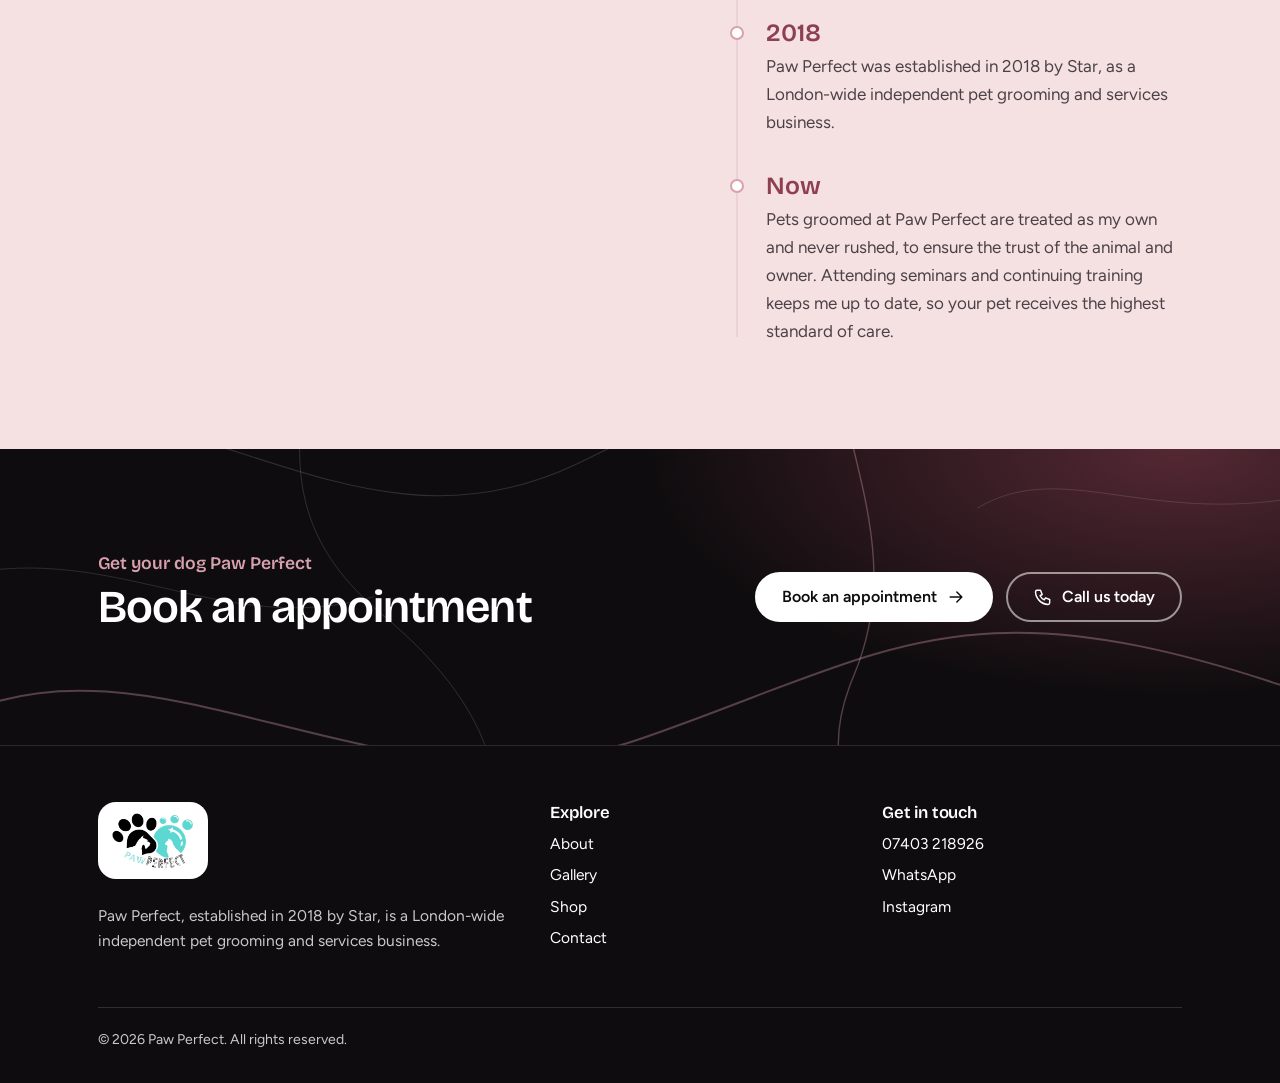
<file: about.html>
<!doctype html>
<html lang="en-GB">
<head>
<meta charset="utf-8">
<meta name="viewport" content="width=device-width, initial-scale=1">
<title>About Paw Perfect | Qualified Mobile Dog Groomer, London</title>
<meta name="description" content="Established in 2018 by Star: Level 3 City &amp; Guilds qualified and former Head Groomer in Chelsea parlours, now grooming London-wide.">
<link rel="canonical" href="https://www.pawperfectdoggrooming.com/about/">
<meta name="robots" content="index, follow, max-image-preview:large">
<meta name="theme-color" content="#ffffff">
<meta property="og:type" content="website">
<meta property="og:site_name" content="Paw Perfect">
<meta property="og:title" content="About Paw Perfect | Qualified Mobile Dog Groomer, London">
<meta property="og:description" content="Established in 2018 by Star: Level 3 City &amp; Guilds qualified and former Head Groomer in Chelsea parlours, now grooming London-wide.">
<meta property="og:url" content="https://www.pawperfectdoggrooming.com/about/">
<meta property="og:image" content="https://www.pawperfectdoggrooming.com/images/logo.png">
<meta name="twitter:card" content="summary">
<link rel="icon" type="image/png" href="images/logo.png">
<script>if('IntersectionObserver' in window&&!matchMedia('(prefers-reduced-motion: reduce)').matches)document.documentElement.classList.add('reveal-ready');</script>
<link rel="preconnect" href="https://fonts.googleapis.com">
<link rel="preconnect" href="https://fonts.gstatic.com" crossorigin>
<link href="https://fonts.googleapis.com/css2?family=Bricolage+Grotesque:opsz,wght@12..96,500;12..96,600;12..96,700&amp;family=Figtree:wght@400;500;600;700&amp;display=swap" rel="stylesheet">
<link rel="stylesheet" href="styles.css">
</head>
<body class="page-about">
<svg width="0" height="0" style="position:absolute" aria-hidden="true" focusable="false">
<symbol id="paw" viewBox="0 0 64 64"><path d="M32 35c-7.5 0-15 6.5-15 13 0 4.4 3.3 6.4 7.5 6.4 3 0 5.2-1.2 7.5-1.2s4.5 1.2 7.5 1.2c4.2 0 7.5-2 7.5-6.4 0-6.5-7.5-13-15-13z"/><ellipse cx="13.5" cy="29" rx="5.2" ry="7.2" transform="rotate(-22 13.5 29)"/><ellipse cx="25" cy="17.5" rx="5.6" ry="8.2" transform="rotate(-8 25 17.5)"/><ellipse cx="39" cy="17.5" rx="5.6" ry="8.2" transform="rotate(8 39 17.5)"/><ellipse cx="50.5" cy="29" rx="5.2" ry="7.2" transform="rotate(22 50.5 29)"/></symbol>
<symbol id="i-arrow" viewBox="0 0 24 24"><path d="M5 12h14M13 6l6 6-6 6"/></symbol>
<symbol id="i-phone" viewBox="0 0 24 24"><path d="M5 4h4l2 5-2.5 1.5a11 11 0 0 0 5 5L15 13l5 2v4a2 2 0 0 1-2 2A16 16 0 0 1 3 6a2 2 0 0 1 2-2z"/></symbol>
<symbol id="i-insta" viewBox="0 0 24 24"><rect x="3.5" y="3.5" width="17" height="17" rx="5"/><circle cx="12" cy="12" r="4"/><circle cx="17.2" cy="6.8" r="0.7" fill="currentColor"/></symbol>
<symbol id="i-wa" viewBox="0 0 24 24"><path d="M12 3a9 9 0 0 0-7.7 13.6L3 21l4.5-1.2A9 9 0 1 0 12 3z"/><path d="M9 8.5c.2 2.8 3.2 5.8 6 6l1.2-1.2-2-1.2-.9.8c-.9-.4-1.9-1.4-2.3-2.3l.8-.9-1.2-2L9 8.5z"/></symbol>
<symbol id="i-bag" viewBox="0 0 24 24"><path d="M5 8h14l-1.2 11.2A2 2 0 0 1 15.8 21H8.2a2 2 0 0 1-2-1.8L5 8z"/><path d="M9 10V7a3 3 0 0 1 6 0v3"/></symbol>
<symbol id="i-close" viewBox="0 0 24 24"><path d="M6 6l12 12M18 6 6 18"/></symbol>
<symbol id="i-van" viewBox="0 0 24 24"><path d="M3 7h11v9H3zM14 10h4l3 3v3h-7z"/><circle cx="7" cy="17.5" r="1.8"/><circle cx="17" cy="17.5" r="1.8"/></symbol>
<symbol id="i-pin" viewBox="0 0 24 24"><path d="M12 21s-7-6.2-7-11.5A7 7 0 0 1 19 9.5C19 14.8 12 21 12 21z"/><circle cx="12" cy="9.5" r="2.5"/></symbol>
<symbol id="i-jacket" viewBox="0 0 48 48"><path d="M17 8l-9 6 3 9 4-2v19h18V21l4 2 3-9-9-6c-1 3.5-3.8 5.5-7 5.5S18 11.5 17 8z"/><path d="M24 13.5V40"/><circle cx="27.5" cy="22" r=".9"/><circle cx="27.5" cy="29" r=".9"/></symbol>
<symbol id="i-collar" viewBox="0 0 48 48"><ellipse cx="24" cy="22" rx="15" ry="9"/><ellipse cx="24" cy="22" rx="11" ry="5.5"/><rect x="20" y="28" width="8" height="5" rx="1"/><path d="M24 33v3"/><circle cx="24" cy="39" r="3"/><path d="M16 12l-4-4 5-1zM32 12l4-4-5-1z"/></symbol>
<symbol id="i-brush" viewBox="0 0 48 48"><rect x="10" y="8" width="28" height="20" rx="10"/><path d="M16 14v8M21 13v10M26 13v10M31 14v8"/><path d="M20 28l-2 12a2 2 0 0 0 2 2h8a2 2 0 0 0 2-2l-2-12"/></symbol>
<symbol id="i-bottle" viewBox="0 0 48 48"><rect x="20" y="5" width="8" height="6" rx="1.5"/><path d="M19 11h10l2 5H17z"/><rect x="13" y="16" width="22" height="26" rx="5"/><path d="M18 26h12M18 31h8"/></symbol>
<symbol id="i-bandana" viewBox="0 0 48 48"><path d="M8 12h32L24 40z"/><path d="M8 12h32v4H8z"/><circle cx="20" cy="20" r="1.4"/><circle cx="28" cy="20" r="1.4"/><circle cx="24" cy="27" r="1.4"/></symbol>
<symbol id="i-star" viewBox="0 0 24 24"><path d="M12 2.8l2.8 5.8 6.4.9-4.6 4.5 1.1 6.3L12 17.3l-5.7 3 1.1-6.3-4.6-4.5 6.4-.9z"/></symbol>
</svg>
<a class="skip-link" href="#main">Skip to content</a>
<header class="site-header">
  <div class="container header-inner">
    <div class="header-left">
      <a class="icon-btn call-btn" href="tel:+447403218926" aria-label="Call 07403 218926"><svg class="icon" aria-hidden="true"><use href="#i-phone"/></svg></a>
      <ul class="desk-nav"><li><a href="index.html">Home</a></li><li><a href="about.html" aria-current="page">About</a></li><li><a href="gallery.html">Gallery</a></li></ul>
    </div>
    <a class="logo" href="index.html" aria-label="Paw Perfect, home"><img src="images/logo-t.webp" width="626" height="446" alt="Paw Perfect"></a>
    <div class="header-right">
      <ul class="desk-nav"><li><a href="shop.html">Shop</a></li><li><a href="contact.html">Contact</a></li></ul>
      <button class="icon-btn cart-btn" type="button" aria-label="Basket" aria-controls="cart" hidden><svg class="icon" aria-hidden="true"><use href="#i-bag"/></svg><span class="cart-count" hidden>0</span></button>
      <a class="btn btn--primary desk-only" href="contact.html#book">Book now</a>
      <button class="icon-btn nav-toggle" type="button" aria-expanded="false" aria-controls="mobile-nav" aria-label="Menu"><span></span><span></span><span></span></button>
    </div>
  </div>
  <nav class="mobile-nav" id="mobile-nav" aria-label="Main">
    <ul><li><a href="index.html">Home</a></li><li><a href="about.html" aria-current="page">About</a></li><li><a href="gallery.html">Gallery</a></li><li><a href="shop.html">Shop</a></li><li><a href="contact.html">Contact</a></li><li><a class="btn btn--primary" href="contact.html#book">Book an appointment</a></li></ul>
  </nav>
</header>
<main id="main">
<section class="page-hero">
  <svg class="veins" viewBox="0 0 1440 800" preserveAspectRatio="xMidYMid slice" aria-hidden="true" focusable="false"><g>
<path class="v1" pathLength="1" d="M-60 230 C190 110 380 380 650 250 S1030 40 1500 200"/>
<path class="v2" pathLength="1" d="M-60 540 C170 420 430 660 720 560 S1090 370 1500 520"/>
<path class="v3" pathLength="1" d="M330 -40 C400 130 250 270 430 420 S570 690 510 860"/>
<path class="v4" pathLength="1" d="M960 -40 C880 170 1040 300 960 490 S1110 700 1050 860"/>
<path class="v5" pathLength="1" d="M-60 380 C120 330 250 450 420 400"/>
<path class="v5" pathLength="1" d="M1100 300 C1200 240 1300 330 1500 280"/>
</g></svg>
  <div class="field" aria-hidden="true"><i class="spark" style="--x:57%;--s:21px;--d:18s;--delay:-15s;--dx:15px"><b></b></i><i class="spark" style="--x:94%;--s:34px;--d:14s;--delay:-14s;--dx:22px"><b></b></i><i class="spark" style="--x:37%;--s:47px;--d:19s;--delay:-13s;--dx:29px"><b></b></i><i class="spark" style="--x:74%;--s:20px;--d:15s;--delay:-12s;--dx:14px"><b></b></i><i class="spark" style="--x:17%;--s:33px;--d:20s;--delay:-11s;--dx:21px"><b></b></i><i class="spark" style="--x:54%;--s:46px;--d:16s;--delay:-10s;--dx:28px"><b></b></i></div>
  <div class="container page-hero__inner">
    <h1>About us</h1>
    <p>Welcome to Paw Perfect</p>
  </div>
</section>

<section class="section">
  <div class="container split">
    <div>
      <p class="quote-line" style="margin-top:0">Not all professional dog groomers are created equal.</p>
      <p>We offer a calm and relaxed one-to-one grooming service that is convenient and flexible to fit around you. Travelling to dog groomers can take up valuable time and produce unnecessary stress for your dog. Never worry about having a muddy car or relying on public transport again, and have us come to you!</p>
      <p>You can be reassured that Paw Perfect has a commitment to ongoing training and qualifications to the highest standard. We ensure your dog has our full, individual attention, which is just one of the reasons our service is unique.</p>
      <a class="btn btn--primary" href="contact.html#book">Book an appointment <svg class="icon icon--arrow" aria-hidden="true"><use href="#i-arrow"/></svg></a>
    </div>
    <div class="blob"><img src="images/dog-4-1000.webp" width="1152" height="1584" alt="Golden puppy with long, soft ears after grooming" style="object-position:50% 30%" loading="lazy" decoding="async"></div>
  </div>
</section>

<section class="section section--mist">
  <div class="container split split--wide-text" style="align-items:start">
    <div>
      <h2>Our timeline</h2>
    </div>
    <ol class="steps">
      <li><span class="steps__when">2010</span><p>Entrepreneurial at 16, with a successful dog walking and pet sitting business in the West End of London, alongside studying a Level 3 Extended Diploma in Animal Management.</p></li>
      <li><span class="steps__when">2012 to 2018</span><p>Graduated with the highest grade in the Level 3 City &amp; Guilds Dog Grooming qualification, gaining six years of experience throughout. Before setting up Paw Perfect, I was Head Groomer in prestige Chelsea-based parlours, providing excellent customer service for celebrities and notable professionals.</p></li>
      <li><span class="steps__when">2018</span><p>Paw Perfect was established in 2018 by Star, as a London-wide independent pet grooming and services business.</p></li>
      <li><span class="steps__when">Now</span><p>Pets groomed at Paw Perfect are treated as my own and never rushed, to ensure the trust of the animal and owner. Attending seminars and continuing training keeps me up to date, so your pet receives the highest standard of care.</p></li>
    </ol>
  </div>
</section>

<section class="section cta">
  <svg class="veins" viewBox="0 0 1440 800" preserveAspectRatio="xMidYMid slice" aria-hidden="true" focusable="false"><g>
<path class="v1" pathLength="1" d="M-60 230 C190 110 380 380 650 250 S1030 40 1500 200"/>
<path class="v2" pathLength="1" d="M-60 540 C170 420 430 660 720 560 S1090 370 1500 520"/>
<path class="v3" pathLength="1" d="M330 -40 C400 130 250 270 430 420 S570 690 510 860"/>
<path class="v4" pathLength="1" d="M960 -40 C880 170 1040 300 960 490 S1110 700 1050 860"/>
<path class="v5" pathLength="1" d="M-60 380 C120 330 250 450 420 400"/>
<path class="v5" pathLength="1" d="M1100 300 C1200 240 1300 330 1500 280"/>
</g></svg>
  <div class="container cta__inner">
    <div>
      <p class="kicker">Get your dog Paw Perfect</p>
      <h2>Book an appointment</h2>
    </div>
    <div class="cta__actions">
      <a class="btn btn--brand" href="contact.html#book">Book an appointment <svg class="icon icon--arrow" aria-hidden="true"><use href="#i-arrow"/></svg></a>
      <a class="btn btn--ghost-light" href="tel:+447403218926"><svg class="icon" aria-hidden="true"><use href="#i-phone"/></svg> Call us today</a>
    </div>
  </div>
</section>

</main>
<footer class="site-footer">
  <div class="container">
    <div class="footer-grid">
      <div>
        <a class="footer-logo" href="index.html" aria-label="Paw Perfect, home"><img src="images/logo.webp" width="626" height="446" alt="" loading="lazy"></a>
        <p>Paw Perfect, established in 2018 by Star, is a London-wide independent pet grooming and services business.</p>
      </div>
      <div>
        <h3>Explore</h3>
        <ul>
          <li><a href="about.html">About</a></li>
          <li><a href="gallery.html">Gallery</a></li>
          <li><a href="shop.html">Shop</a></li>
          <li><a href="contact.html">Contact</a></li>
        </ul>
      </div>
      <div>
        <h3>Get in touch</h3>
        <ul>
          <li><a href="tel:+447403218926">07403 218926</a></li>
          <li><a href="https://wa.me/447403218926?text=Hi%20Paw%20Perfect%2C%20I%E2%80%99d%20like%20to%20book%20an%20appointment." target="_blank" rel="noopener">WhatsApp</a></li>
          <li><a href="https://www.instagram.com/pawperfectdoggrooming/" target="_blank" rel="noopener">Instagram</a></li>
        </ul>
      </div>
    </div>
    <p class="copyright">&copy; 2026 Paw Perfect. All rights reserved.</p>
  </div>
</footer>
<div class="scrim" aria-hidden="true"></div>
<aside class="drawer" id="cart" role="dialog" aria-modal="true" aria-labelledby="cart-title" aria-hidden="true">
  <div class="drawer__head">
    <h2 id="cart-title">Your basket</h2>
    <button class="icon-btn drawer__close" type="button" aria-label="Close basket"><svg class="icon" aria-hidden="true"><use href="#i-close"/></svg></button>
  </div>
  <div class="drawer__body"></div>
  <div class="drawer__foot" hidden>
    <div class="total"><span>Subtotal</span><span></span></div>
    <p>Free UK postage.</p>
    <a class="btn btn--primary btn--block" href="checkout.html">Checkout <svg class="icon icon--arrow" aria-hidden="true"><use href="#i-arrow"/></svg></a>
    <button class="btn btn--outline btn--block order-btn" type="button"><svg class="icon" aria-hidden="true"><use href="#i-wa"/></svg> <span>Or order on WhatsApp</span></button>
  </div>
</aside>
<a class="wa" href="https://wa.me/447403218926?text=Hi%20Paw%20Perfect%2C%20I%E2%80%99d%20like%20to%20book%20an%20appointment." target="_blank" rel="noopener" aria-label="Chat with Paw Perfect on WhatsApp">
  <span class="wa__label" aria-hidden="true">Chat on WhatsApp</span>
  <svg class="icon" aria-hidden="true"><use href="#i-wa"/></svg>
</a>
<script src="script.js" defer></script>
</body>
</html>
</file>
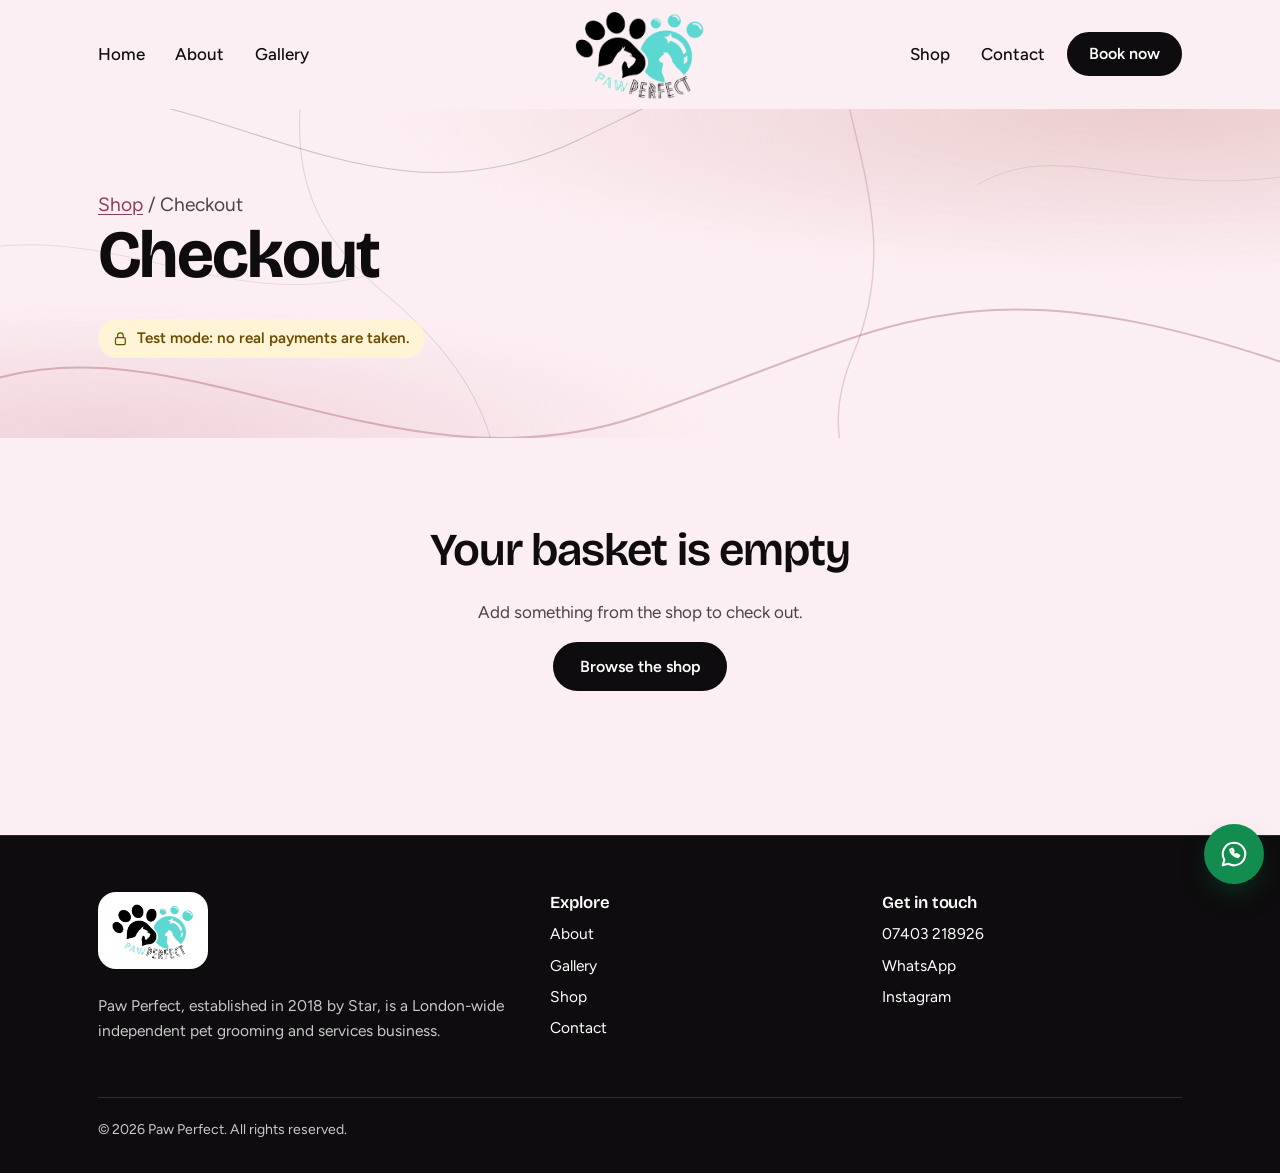
<file: checkout.html>
<!doctype html>
<html lang="en-GB">
<head>
<meta charset="utf-8">
<meta name="viewport" content="width=device-width, initial-scale=1">
<title>Checkout | Paw Perfect</title>
<meta name="description" content="Secure checkout for the Paw Perfect shop.">
<link rel="canonical" href="https://www.pawperfectdoggrooming.com/checkout/">
<meta name="robots" content="noindex, follow">
<meta name="theme-color" content="#ffffff">
<meta property="og:type" content="website">
<meta property="og:site_name" content="Paw Perfect">
<meta property="og:title" content="Checkout | Paw Perfect">
<meta property="og:description" content="Secure checkout for the Paw Perfect shop.">
<meta property="og:url" content="https://www.pawperfectdoggrooming.com/checkout/">
<meta property="og:image" content="https://www.pawperfectdoggrooming.com/images/logo.png">
<meta name="twitter:card" content="summary">
<link rel="icon" type="image/png" href="images/logo.png">
<script>if('IntersectionObserver' in window&&!matchMedia('(prefers-reduced-motion: reduce)').matches)document.documentElement.classList.add('reveal-ready');</script>
<link rel="preconnect" href="https://fonts.googleapis.com">
<link rel="preconnect" href="https://fonts.gstatic.com" crossorigin>
<link href="https://fonts.googleapis.com/css2?family=Bricolage+Grotesque:opsz,wght@12..96,500;12..96,600;12..96,700&amp;family=Figtree:wght@400;500;600;700&amp;display=swap" rel="stylesheet">
<link rel="stylesheet" href="styles.css">
<link rel="preconnect" href="https://www.paypal.com">
</head>
<body class="page-checkout">
<svg width="0" height="0" style="position:absolute" aria-hidden="true" focusable="false">
<symbol id="paw" viewBox="0 0 64 64"><path d="M32 35c-7.5 0-15 6.5-15 13 0 4.4 3.3 6.4 7.5 6.4 3 0 5.2-1.2 7.5-1.2s4.5 1.2 7.5 1.2c4.2 0 7.5-2 7.5-6.4 0-6.5-7.5-13-15-13z"/><ellipse cx="13.5" cy="29" rx="5.2" ry="7.2" transform="rotate(-22 13.5 29)"/><ellipse cx="25" cy="17.5" rx="5.6" ry="8.2" transform="rotate(-8 25 17.5)"/><ellipse cx="39" cy="17.5" rx="5.6" ry="8.2" transform="rotate(8 39 17.5)"/><ellipse cx="50.5" cy="29" rx="5.2" ry="7.2" transform="rotate(22 50.5 29)"/></symbol>
<symbol id="i-arrow" viewBox="0 0 24 24"><path d="M5 12h14M13 6l6 6-6 6"/></symbol>
<symbol id="i-phone" viewBox="0 0 24 24"><path d="M5 4h4l2 5-2.5 1.5a11 11 0 0 0 5 5L15 13l5 2v4a2 2 0 0 1-2 2A16 16 0 0 1 3 6a2 2 0 0 1 2-2z"/></symbol>
<symbol id="i-insta" viewBox="0 0 24 24"><rect x="3.5" y="3.5" width="17" height="17" rx="5"/><circle cx="12" cy="12" r="4"/><circle cx="17.2" cy="6.8" r="0.7" fill="currentColor"/></symbol>
<symbol id="i-wa" viewBox="0 0 24 24"><path d="M12 3a9 9 0 0 0-7.7 13.6L3 21l4.5-1.2A9 9 0 1 0 12 3z"/><path d="M9 8.5c.2 2.8 3.2 5.8 6 6l1.2-1.2-2-1.2-.9.8c-.9-.4-1.9-1.4-2.3-2.3l.8-.9-1.2-2L9 8.5z"/></symbol>
<symbol id="i-bag" viewBox="0 0 24 24"><path d="M5 8h14l-1.2 11.2A2 2 0 0 1 15.8 21H8.2a2 2 0 0 1-2-1.8L5 8z"/><path d="M9 10V7a3 3 0 0 1 6 0v3"/></symbol>
<symbol id="i-close" viewBox="0 0 24 24"><path d="M6 6l12 12M18 6 6 18"/></symbol>
<symbol id="i-van" viewBox="0 0 24 24"><path d="M3 7h11v9H3zM14 10h4l3 3v3h-7z"/><circle cx="7" cy="17.5" r="1.8"/><circle cx="17" cy="17.5" r="1.8"/></symbol>
<symbol id="i-pin" viewBox="0 0 24 24"><path d="M12 21s-7-6.2-7-11.5A7 7 0 0 1 19 9.5C19 14.8 12 21 12 21z"/><circle cx="12" cy="9.5" r="2.5"/></symbol>
<symbol id="i-jacket" viewBox="0 0 48 48"><path d="M17 8l-9 6 3 9 4-2v19h18V21l4 2 3-9-9-6c-1 3.5-3.8 5.5-7 5.5S18 11.5 17 8z"/><path d="M24 13.5V40"/><circle cx="27.5" cy="22" r=".9"/><circle cx="27.5" cy="29" r=".9"/></symbol>
<symbol id="i-collar" viewBox="0 0 48 48"><ellipse cx="24" cy="22" rx="15" ry="9"/><ellipse cx="24" cy="22" rx="11" ry="5.5"/><rect x="20" y="28" width="8" height="5" rx="1"/><path d="M24 33v3"/><circle cx="24" cy="39" r="3"/><path d="M16 12l-4-4 5-1zM32 12l4-4-5-1z"/></symbol>
<symbol id="i-brush" viewBox="0 0 48 48"><rect x="10" y="8" width="28" height="20" rx="10"/><path d="M16 14v8M21 13v10M26 13v10M31 14v8"/><path d="M20 28l-2 12a2 2 0 0 0 2 2h8a2 2 0 0 0 2-2l-2-12"/></symbol>
<symbol id="i-bottle" viewBox="0 0 48 48"><rect x="20" y="5" width="8" height="6" rx="1.5"/><path d="M19 11h10l2 5H17z"/><rect x="13" y="16" width="22" height="26" rx="5"/><path d="M18 26h12M18 31h8"/></symbol>
<symbol id="i-bandana" viewBox="0 0 48 48"><path d="M8 12h32L24 40z"/><path d="M8 12h32v4H8z"/><circle cx="20" cy="20" r="1.4"/><circle cx="28" cy="20" r="1.4"/><circle cx="24" cy="27" r="1.4"/></symbol>
<symbol id="i-star" viewBox="0 0 24 24"><path d="M12 2.8l2.8 5.8 6.4.9-4.6 4.5 1.1 6.3L12 17.3l-5.7 3 1.1-6.3-4.6-4.5 6.4-.9z"/></symbol>
</svg>
<a class="skip-link" href="#main">Skip to content</a>
<header class="site-header">
  <div class="container header-inner">
    <div class="header-left">
      <a class="icon-btn call-btn" href="tel:+447403218926" aria-label="Call 07403 218926"><svg class="icon" aria-hidden="true"><use href="#i-phone"/></svg></a>
      <ul class="desk-nav"><li><a href="index.html">Home</a></li><li><a href="about.html">About</a></li><li><a href="gallery.html">Gallery</a></li></ul>
    </div>
    <a class="logo" href="index.html" aria-label="Paw Perfect, home"><img src="images/logo-t.webp" width="626" height="446" alt="Paw Perfect"></a>
    <div class="header-right">
      <ul class="desk-nav"><li><a href="shop.html">Shop</a></li><li><a href="contact.html">Contact</a></li></ul>
      <button class="icon-btn cart-btn" type="button" aria-label="Basket" aria-controls="cart" hidden><svg class="icon" aria-hidden="true"><use href="#i-bag"/></svg><span class="cart-count" hidden>0</span></button>
      <a class="btn btn--primary desk-only" href="contact.html#book">Book now</a>
      <button class="icon-btn nav-toggle" type="button" aria-expanded="false" aria-controls="mobile-nav" aria-label="Menu"><span></span><span></span><span></span></button>
    </div>
  </div>
  <nav class="mobile-nav" id="mobile-nav" aria-label="Main">
    <ul><li><a href="index.html">Home</a></li><li><a href="about.html">About</a></li><li><a href="gallery.html">Gallery</a></li><li><a href="shop.html">Shop</a></li><li><a href="contact.html">Contact</a></li><li><a class="btn btn--primary" href="contact.html#book">Book an appointment</a></li></ul>
  </nav>
</header>
<main id="main">
<section class="page-hero">
  <svg class="veins" viewBox="0 0 1440 800" preserveAspectRatio="xMidYMid slice" aria-hidden="true" focusable="false"><g>
<path class="v1" pathLength="1" d="M-60 230 C190 110 380 380 650 250 S1030 40 1500 200"/>
<path class="v2" pathLength="1" d="M-60 540 C170 420 430 660 720 560 S1090 370 1500 520"/>
<path class="v3" pathLength="1" d="M330 -40 C400 130 250 270 430 420 S570 690 510 860"/>
<path class="v4" pathLength="1" d="M960 -40 C880 170 1040 300 960 490 S1110 700 1050 860"/>
<path class="v5" pathLength="1" d="M-60 380 C120 330 250 450 420 400"/>
<path class="v5" pathLength="1" d="M1100 300 C1200 240 1300 330 1500 280"/>
</g></svg>
  <div class="container page-hero__inner">
    <p class="crumbs"><a href="shop.html">Shop</a> / Checkout</p>
    <h1>Checkout</h1>
    <p class="testmode"><svg class="icon" aria-hidden="true" viewBox="0 0 24 24"><rect x="5" y="11" width="14" height="10" rx="2"/><path d="M8 11V8a4 4 0 0 1 8 0v3"/></svg> Test mode: no real payments are taken.</p>
  </div>
</section>

<section class="section" style="padding-top:clamp(2rem,5vw,3rem)">
  <div class="container">
    <div class="checkout" id="checkout">
      <div class="checkout__main">
        <form class="panel" id="delivery" novalidate>
          <h2>Delivery details</h2>
          <div class="form-grid">
            <div class="form-grid form-grid--two">
              <div class="field-group">
                <label for="d-name">Full name</label>
                <input id="d-name" name="name" type="text" autocomplete="name" required aria-describedby="d-name-e">
                <p class="field__error" id="d-name-e">Enter your full name.</p>
              </div>
              <div class="field-group">
                <label for="d-email">Email</label>
                <input id="d-email" name="email" type="email" autocomplete="email" required aria-describedby="d-email-e">
                <p class="field__error" id="d-email-e">Enter an email address, like name@example.com.</p>
              </div>
            </div>
            <div class="field-group">
                <label for="d-addr1">Address line 1</label>
                <input id="d-addr1" name="addr1" type="text" autocomplete="address-line1" required aria-describedby="d-addr1-e">
                <p class="field__error" id="d-addr1-e">Enter the first line of your address.</p>
              </div>
            <div class="field-group">
                <label for="d-addr2">Address line 2 <span class="opt">(optional)</span></label>
                <input id="d-addr2" name="addr2" type="text" autocomplete="address-line2">
                
              </div>
            <div class="form-grid form-grid--two">
              <div class="field-group">
                <label for="d-town">Town or city</label>
                <input id="d-town" name="town" type="text" autocomplete="address-level2" required aria-describedby="d-town-e">
                <p class="field__error" id="d-town-e">Enter your town or city.</p>
              </div>
              <div class="field-group">
                <label for="d-post">Postcode</label>
                <input id="d-post" name="postcode" type="text" autocomplete="postal-code" required aria-describedby="d-post-e">
                <p class="field__error" id="d-post-e">Enter a UK postcode, like SW1A 1AA.</p>
              </div>
            </div>
            <div class="field-group">
                <label for="d-phone">Phone <span class="opt">(optional)</span></label>
                <input id="d-phone" name="phone" type="tel" autocomplete="tel">
                
              </div>
          </div>
        </form>
        <div class="panel pay">
          <h2>Payment</h2>
          <p class="pay__note">Pay with PayPal, Pay Later, or a debit or credit card. No PayPal account needed for card payments.</p>
          <p class="form-status" id="pay-status" role="status" aria-live="polite"></p>
          <div id="paypal-buttons" class="pay__buttons"><p class="pay__loading">Loading secure payment options&hellip;</p></div>
          <p class="pay__alt">Prefer to arrange payment directly? <button type="button" class="link-btn order-btn">Send your order on WhatsApp</button></p>
        </div>
      </div>
      <aside class="panel summary" aria-labelledby="summary-title">
        <h2 id="summary-title">Your order</h2>
        <div class="summary__items"></div>
        <dl class="summary__totals">
          <div><dt>Subtotal</dt><dd class="js-subtotal"></dd></div>
          <div><dt>UK postage</dt><dd>Free</dd></div>
          <div class="summary__grand"><dt>Total</dt><dd class="js-total"></dd></div>
        </dl>
        <a class="link-arrow" href="shop.html">Continue shopping</a>
      </aside>
    </div>
    <div class="done" id="done" hidden tabindex="-1">
      <span class="done__tick" aria-hidden="true"><svg viewBox="0 0 52 52"><circle cx="26" cy="26" r="24"/><path d="M15 27l7 7 15-16"/></svg></span>
      <h2>Thank you, your order is confirmed</h2>
      <p class="js-done-text"></p>
      <a class="btn btn--primary" href="shop.html">Back to the shop</a>
    </div>
    <div class="empty" id="checkout-empty" hidden>
      <h2>Your basket is empty</h2>
      <p>Add something from the shop to check out.</p>
      <a class="btn btn--primary" href="shop.html">Browse the shop</a>
    </div>
  </div>
</section>

</main>
<footer class="site-footer">
  <div class="container">
    <div class="footer-grid">
      <div>
        <a class="footer-logo" href="index.html" aria-label="Paw Perfect, home"><img src="images/logo.webp" width="626" height="446" alt="" loading="lazy"></a>
        <p>Paw Perfect, established in 2018 by Star, is a London-wide independent pet grooming and services business.</p>
      </div>
      <div>
        <h3>Explore</h3>
        <ul>
          <li><a href="about.html">About</a></li>
          <li><a href="gallery.html">Gallery</a></li>
          <li><a href="shop.html">Shop</a></li>
          <li><a href="contact.html">Contact</a></li>
        </ul>
      </div>
      <div>
        <h3>Get in touch</h3>
        <ul>
          <li><a href="tel:+447403218926">07403 218926</a></li>
          <li><a href="https://wa.me/447403218926?text=Hi%20Paw%20Perfect%2C%20I%E2%80%99d%20like%20to%20book%20an%20appointment." target="_blank" rel="noopener">WhatsApp</a></li>
          <li><a href="https://www.instagram.com/pawperfectdoggrooming/" target="_blank" rel="noopener">Instagram</a></li>
        </ul>
      </div>
    </div>
    <p class="copyright">&copy; 2026 Paw Perfect. All rights reserved.</p>
  </div>
</footer>
<div class="scrim" aria-hidden="true"></div>
<aside class="drawer" id="cart" role="dialog" aria-modal="true" aria-labelledby="cart-title" aria-hidden="true">
  <div class="drawer__head">
    <h2 id="cart-title">Your basket</h2>
    <button class="icon-btn drawer__close" type="button" aria-label="Close basket"><svg class="icon" aria-hidden="true"><use href="#i-close"/></svg></button>
  </div>
  <div class="drawer__body"></div>
  <div class="drawer__foot" hidden>
    <div class="total"><span>Subtotal</span><span></span></div>
    <p>Free UK postage.</p>
    <a class="btn btn--primary btn--block" href="checkout.html">Checkout <svg class="icon icon--arrow" aria-hidden="true"><use href="#i-arrow"/></svg></a>
    <button class="btn btn--outline btn--block order-btn" type="button"><svg class="icon" aria-hidden="true"><use href="#i-wa"/></svg> <span>Or order on WhatsApp</span></button>
  </div>
</aside>
<a class="wa" href="https://wa.me/447403218926?text=Hi%20Paw%20Perfect%2C%20I%E2%80%99d%20like%20to%20book%20an%20appointment." target="_blank" rel="noopener" aria-label="Chat with Paw Perfect on WhatsApp">
  <span class="wa__label" aria-hidden="true">Chat on WhatsApp</span>
  <svg class="icon" aria-hidden="true"><use href="#i-wa"/></svg>
</a>
<script src="script.js" defer></script>
</body>
</html>
</file>
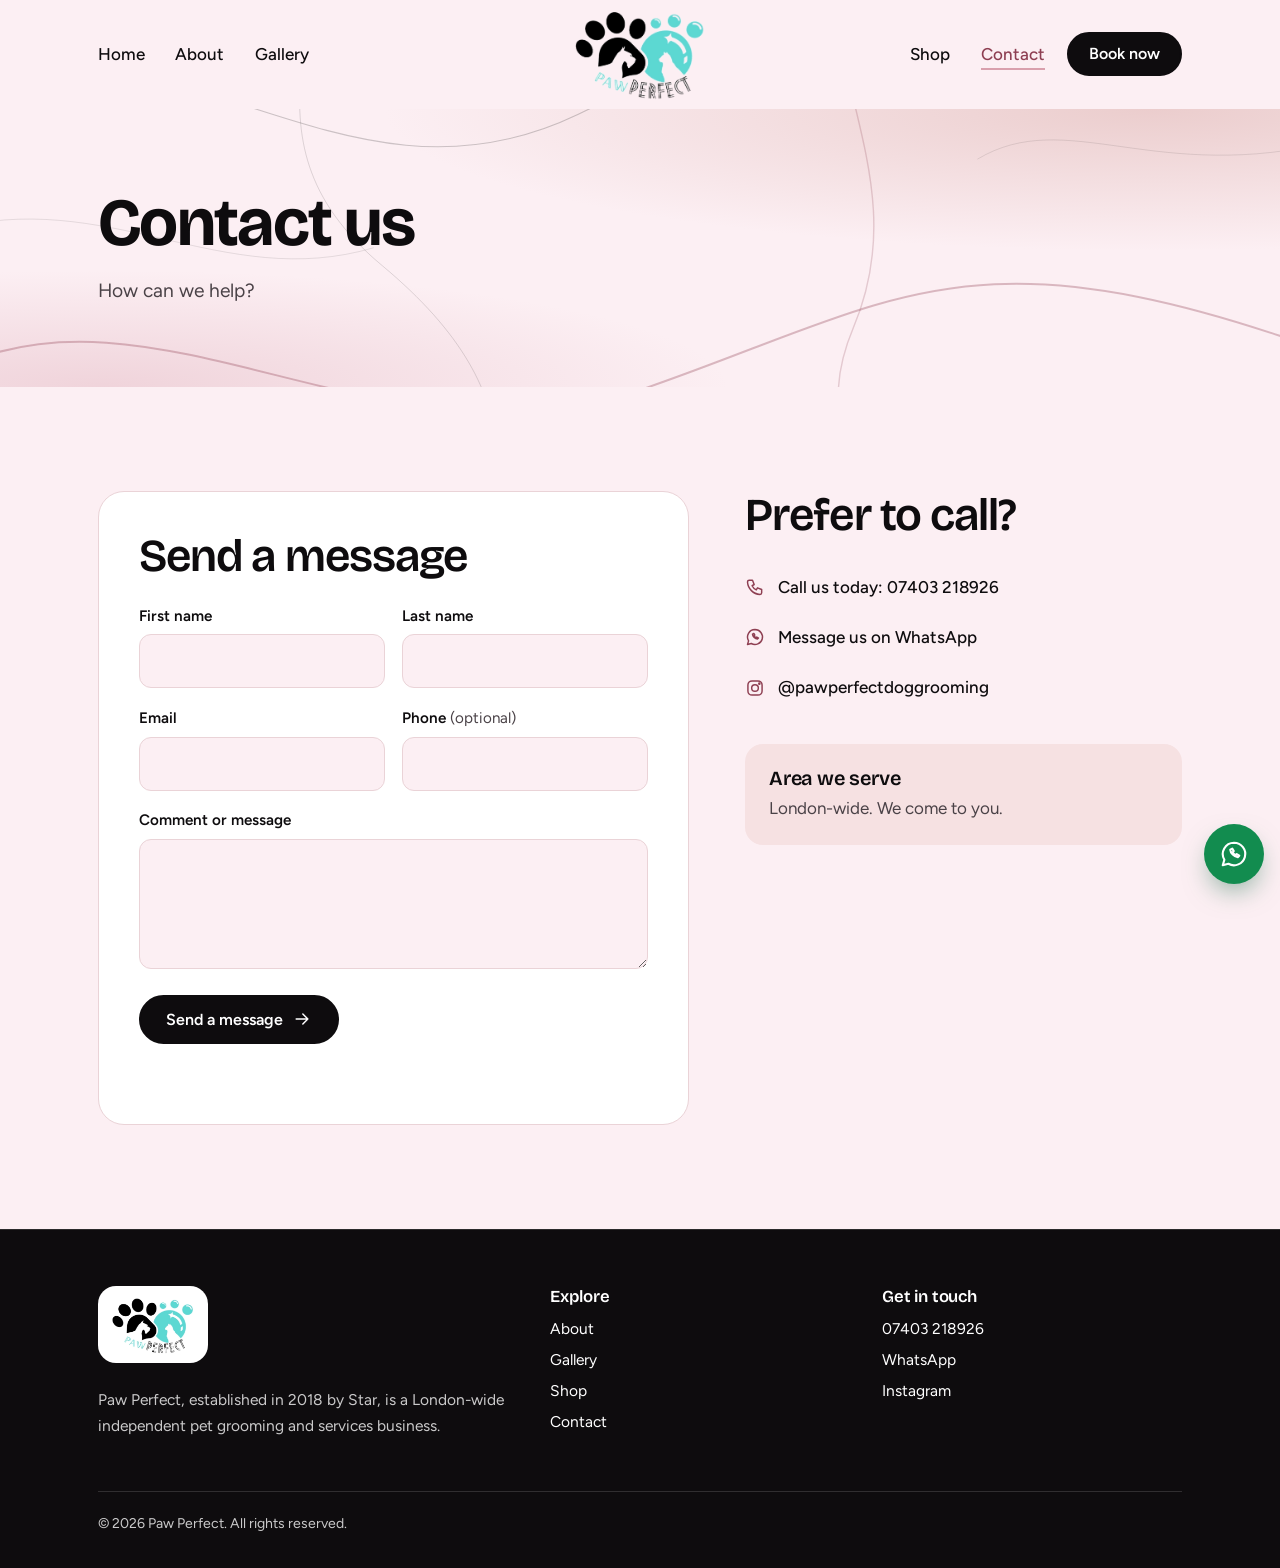
<file: contact.html>
<!doctype html>
<html lang="en-GB">
<head>
<meta charset="utf-8">
<meta name="viewport" content="width=device-width, initial-scale=1">
<title>Contact Paw Perfect | Book Mobile Pet Grooming in London</title>
<meta name="description" content="Book a calm, one-to-one mobile grooming appointment London-wide. Call Paw Perfect on 07403 218926 or message us on WhatsApp.">
<link rel="canonical" href="https://www.pawperfectdoggrooming.com/contact/">
<meta name="robots" content="index, follow, max-image-preview:large">
<meta name="theme-color" content="#ffffff">
<meta property="og:type" content="website">
<meta property="og:site_name" content="Paw Perfect">
<meta property="og:title" content="Contact Paw Perfect | Book Mobile Pet Grooming in London">
<meta property="og:description" content="Book a calm, one-to-one mobile grooming appointment London-wide. Call Paw Perfect on 07403 218926 or message us on WhatsApp.">
<meta property="og:url" content="https://www.pawperfectdoggrooming.com/contact/">
<meta property="og:image" content="https://www.pawperfectdoggrooming.com/images/logo.png">
<meta name="twitter:card" content="summary">
<link rel="icon" type="image/png" href="images/logo.png">
<script>if('IntersectionObserver' in window&&!matchMedia('(prefers-reduced-motion: reduce)').matches)document.documentElement.classList.add('reveal-ready');</script>
<link rel="preconnect" href="https://fonts.googleapis.com">
<link rel="preconnect" href="https://fonts.gstatic.com" crossorigin>
<link href="https://fonts.googleapis.com/css2?family=Bricolage+Grotesque:opsz,wght@12..96,500;12..96,600;12..96,700&amp;family=Figtree:wght@400;500;600;700&amp;display=swap" rel="stylesheet">
<link rel="stylesheet" href="styles.css">
</head>
<body class="page-contact">
<svg width="0" height="0" style="position:absolute" aria-hidden="true" focusable="false">
<symbol id="paw" viewBox="0 0 64 64"><path d="M32 35c-7.5 0-15 6.5-15 13 0 4.4 3.3 6.4 7.5 6.4 3 0 5.2-1.2 7.5-1.2s4.5 1.2 7.5 1.2c4.2 0 7.5-2 7.5-6.4 0-6.5-7.5-13-15-13z"/><ellipse cx="13.5" cy="29" rx="5.2" ry="7.2" transform="rotate(-22 13.5 29)"/><ellipse cx="25" cy="17.5" rx="5.6" ry="8.2" transform="rotate(-8 25 17.5)"/><ellipse cx="39" cy="17.5" rx="5.6" ry="8.2" transform="rotate(8 39 17.5)"/><ellipse cx="50.5" cy="29" rx="5.2" ry="7.2" transform="rotate(22 50.5 29)"/></symbol>
<symbol id="i-arrow" viewBox="0 0 24 24"><path d="M5 12h14M13 6l6 6-6 6"/></symbol>
<symbol id="i-phone" viewBox="0 0 24 24"><path d="M5 4h4l2 5-2.5 1.5a11 11 0 0 0 5 5L15 13l5 2v4a2 2 0 0 1-2 2A16 16 0 0 1 3 6a2 2 0 0 1 2-2z"/></symbol>
<symbol id="i-insta" viewBox="0 0 24 24"><rect x="3.5" y="3.5" width="17" height="17" rx="5"/><circle cx="12" cy="12" r="4"/><circle cx="17.2" cy="6.8" r="0.7" fill="currentColor"/></symbol>
<symbol id="i-wa" viewBox="0 0 24 24"><path d="M12 3a9 9 0 0 0-7.7 13.6L3 21l4.5-1.2A9 9 0 1 0 12 3z"/><path d="M9 8.5c.2 2.8 3.2 5.8 6 6l1.2-1.2-2-1.2-.9.8c-.9-.4-1.9-1.4-2.3-2.3l.8-.9-1.2-2L9 8.5z"/></symbol>
<symbol id="i-bag" viewBox="0 0 24 24"><path d="M5 8h14l-1.2 11.2A2 2 0 0 1 15.8 21H8.2a2 2 0 0 1-2-1.8L5 8z"/><path d="M9 10V7a3 3 0 0 1 6 0v3"/></symbol>
<symbol id="i-close" viewBox="0 0 24 24"><path d="M6 6l12 12M18 6 6 18"/></symbol>
<symbol id="i-van" viewBox="0 0 24 24"><path d="M3 7h11v9H3zM14 10h4l3 3v3h-7z"/><circle cx="7" cy="17.5" r="1.8"/><circle cx="17" cy="17.5" r="1.8"/></symbol>
<symbol id="i-pin" viewBox="0 0 24 24"><path d="M12 21s-7-6.2-7-11.5A7 7 0 0 1 19 9.5C19 14.8 12 21 12 21z"/><circle cx="12" cy="9.5" r="2.5"/></symbol>
<symbol id="i-jacket" viewBox="0 0 48 48"><path d="M17 8l-9 6 3 9 4-2v19h18V21l4 2 3-9-9-6c-1 3.5-3.8 5.5-7 5.5S18 11.5 17 8z"/><path d="M24 13.5V40"/><circle cx="27.5" cy="22" r=".9"/><circle cx="27.5" cy="29" r=".9"/></symbol>
<symbol id="i-collar" viewBox="0 0 48 48"><ellipse cx="24" cy="22" rx="15" ry="9"/><ellipse cx="24" cy="22" rx="11" ry="5.5"/><rect x="20" y="28" width="8" height="5" rx="1"/><path d="M24 33v3"/><circle cx="24" cy="39" r="3"/><path d="M16 12l-4-4 5-1zM32 12l4-4-5-1z"/></symbol>
<symbol id="i-brush" viewBox="0 0 48 48"><rect x="10" y="8" width="28" height="20" rx="10"/><path d="M16 14v8M21 13v10M26 13v10M31 14v8"/><path d="M20 28l-2 12a2 2 0 0 0 2 2h8a2 2 0 0 0 2-2l-2-12"/></symbol>
<symbol id="i-bottle" viewBox="0 0 48 48"><rect x="20" y="5" width="8" height="6" rx="1.5"/><path d="M19 11h10l2 5H17z"/><rect x="13" y="16" width="22" height="26" rx="5"/><path d="M18 26h12M18 31h8"/></symbol>
<symbol id="i-bandana" viewBox="0 0 48 48"><path d="M8 12h32L24 40z"/><path d="M8 12h32v4H8z"/><circle cx="20" cy="20" r="1.4"/><circle cx="28" cy="20" r="1.4"/><circle cx="24" cy="27" r="1.4"/></symbol>
<symbol id="i-star" viewBox="0 0 24 24"><path d="M12 2.8l2.8 5.8 6.4.9-4.6 4.5 1.1 6.3L12 17.3l-5.7 3 1.1-6.3-4.6-4.5 6.4-.9z"/></symbol>
</svg>
<a class="skip-link" href="#main">Skip to content</a>
<header class="site-header">
  <div class="container header-inner">
    <div class="header-left">
      <a class="icon-btn call-btn" href="tel:+447403218926" aria-label="Call 07403 218926"><svg class="icon" aria-hidden="true"><use href="#i-phone"/></svg></a>
      <ul class="desk-nav"><li><a href="index.html">Home</a></li><li><a href="about.html">About</a></li><li><a href="gallery.html">Gallery</a></li></ul>
    </div>
    <a class="logo" href="index.html" aria-label="Paw Perfect, home"><img src="images/logo-t.webp" width="626" height="446" alt="Paw Perfect"></a>
    <div class="header-right">
      <ul class="desk-nav"><li><a href="shop.html">Shop</a></li><li><a href="contact.html" aria-current="page">Contact</a></li></ul>
      <button class="icon-btn cart-btn" type="button" aria-label="Basket" aria-controls="cart" hidden><svg class="icon" aria-hidden="true"><use href="#i-bag"/></svg><span class="cart-count" hidden>0</span></button>
      <a class="btn btn--primary desk-only" href="contact.html#book">Book now</a>
      <button class="icon-btn nav-toggle" type="button" aria-expanded="false" aria-controls="mobile-nav" aria-label="Menu"><span></span><span></span><span></span></button>
    </div>
  </div>
  <nav class="mobile-nav" id="mobile-nav" aria-label="Main">
    <ul><li><a href="index.html">Home</a></li><li><a href="about.html">About</a></li><li><a href="gallery.html">Gallery</a></li><li><a href="shop.html">Shop</a></li><li><a href="contact.html" aria-current="page">Contact</a></li><li><a class="btn btn--primary" href="contact.html#book">Book an appointment</a></li></ul>
  </nav>
</header>
<main id="main">
<section class="page-hero">
  <svg class="veins" viewBox="0 0 1440 800" preserveAspectRatio="xMidYMid slice" aria-hidden="true" focusable="false"><g>
<path class="v1" pathLength="1" d="M-60 230 C190 110 380 380 650 250 S1030 40 1500 200"/>
<path class="v2" pathLength="1" d="M-60 540 C170 420 430 660 720 560 S1090 370 1500 520"/>
<path class="v3" pathLength="1" d="M330 -40 C400 130 250 270 430 420 S570 690 510 860"/>
<path class="v4" pathLength="1" d="M960 -40 C880 170 1040 300 960 490 S1110 700 1050 860"/>
<path class="v5" pathLength="1" d="M-60 380 C120 330 250 450 420 400"/>
<path class="v5" pathLength="1" d="M1100 300 C1200 240 1300 330 1500 280"/>
</g></svg>
  <div class="field" aria-hidden="true"><i class="spark" style="--x:24%;--s:18px;--d:15s;--delay:-6s;--dx:12px"><b></b></i><i class="spark" style="--x:61%;--s:31px;--d:20s;--delay:-5s;--dx:19px"><b></b></i><i class="spark" style="--x:4%;--s:44px;--d:16s;--delay:-4s;--dx:26px"><b></b></i><i class="spark" style="--x:41%;--s:17px;--d:21s;--delay:-3s;--dx:11px"><b></b></i><i class="spark" style="--x:78%;--s:30px;--d:17s;--delay:-2s;--dx:18px"><b></b></i><i class="spark" style="--x:21%;--s:43px;--d:13s;--delay:-1s;--dx:25px"><b></b></i></div>
  <div class="container page-hero__inner">
    <h1>Contact us</h1>
    <p>How can we help?</p>
  </div>
</section>

<section class="section" id="book">
  <div class="container contact-grid">
    <div class="panel">
      <h2>Send a message</h2>
      <form class="book-form" novalidate>
  <div class="form-grid">
    <div class="form-grid form-grid--two">
      <div class="field-group">
        <label for="c-first">First name</label>
        <input id="c-first" name="first" type="text" autocomplete="given-name" required aria-describedby="c-e1">
        <p class="field__error" id="c-e1">Enter your first name.</p>
      </div>
      <div class="field-group">
        <label for="c-last">Last name</label>
        <input id="c-last" name="last" type="text" autocomplete="family-name" required aria-describedby="c-e2">
        <p class="field__error" id="c-e2">Enter your last name.</p>
      </div>
    </div>
    <div class="form-grid form-grid--two">
      <div class="field-group">
        <label for="c-email">Email</label>
        <input id="c-email" name="email" type="email" autocomplete="email" spellcheck="false" required aria-describedby="c-e3">
        <p class="field__error" id="c-e3">Enter an email address, like name@example.com.</p>
      </div>
      <div class="field-group">
        <label for="c-phone">Phone <span class="opt">(optional)</span></label>
        <input id="c-phone" name="phone" type="tel" autocomplete="tel">
      </div>
    </div>
    <div class="field-group">
      <label for="c-msg">Comment or message</label>
      <textarea id="c-msg" name="message" required aria-describedby="c-e4"></textarea>
      <p class="field__error" id="c-e4">Write a short message.</p>
    </div>
    <div><button class="btn btn--primary" type="submit">Send a message <svg class="icon icon--arrow" aria-hidden="true"><use href="#i-arrow"/></svg></button></div>
  </div>
  <p class="form-status" role="status" aria-live="polite"></p>
</form>
    </div>
    <div><h2>Prefer to call?</h2>
      <ul class="contact-list">
        <li><a href="tel:+447403218926"><svg class="icon" aria-hidden="true"><use href="#i-phone"/></svg> Call us today: 07403 218926</a></li>
        <li><a href="https://wa.me/447403218926?text=Hi%20Paw%20Perfect%2C%20I%E2%80%99d%20like%20to%20book%20an%20appointment." target="_blank" rel="noopener"><svg class="icon" aria-hidden="true"><use href="#i-wa"/></svg> Message us on WhatsApp</a></li>
        <li><a href="https://www.instagram.com/pawperfectdoggrooming/" target="_blank" rel="noopener"><svg class="icon" aria-hidden="true"><use href="#i-insta"/></svg> @pawperfectdoggrooming</a></li>
      </ul>
      <div class="area">
        <h3>Area we serve</h3>
        <p>London-wide. We come to you.</p>
      </div></div>
  </div>
</section>

</main>
<footer class="site-footer">
  <div class="container">
    <div class="footer-grid">
      <div>
        <a class="footer-logo" href="index.html" aria-label="Paw Perfect, home"><img src="images/logo.webp" width="626" height="446" alt="" loading="lazy"></a>
        <p>Paw Perfect, established in 2018 by Star, is a London-wide independent pet grooming and services business.</p>
      </div>
      <div>
        <h3>Explore</h3>
        <ul>
          <li><a href="about.html">About</a></li>
          <li><a href="gallery.html">Gallery</a></li>
          <li><a href="shop.html">Shop</a></li>
          <li><a href="contact.html">Contact</a></li>
        </ul>
      </div>
      <div>
        <h3>Get in touch</h3>
        <ul>
          <li><a href="tel:+447403218926">07403 218926</a></li>
          <li><a href="https://wa.me/447403218926?text=Hi%20Paw%20Perfect%2C%20I%E2%80%99d%20like%20to%20book%20an%20appointment." target="_blank" rel="noopener">WhatsApp</a></li>
          <li><a href="https://www.instagram.com/pawperfectdoggrooming/" target="_blank" rel="noopener">Instagram</a></li>
        </ul>
      </div>
    </div>
    <p class="copyright">&copy; 2026 Paw Perfect. All rights reserved.</p>
  </div>
</footer>
<div class="scrim" aria-hidden="true"></div>
<aside class="drawer" id="cart" role="dialog" aria-modal="true" aria-labelledby="cart-title" aria-hidden="true">
  <div class="drawer__head">
    <h2 id="cart-title">Your basket</h2>
    <button class="icon-btn drawer__close" type="button" aria-label="Close basket"><svg class="icon" aria-hidden="true"><use href="#i-close"/></svg></button>
  </div>
  <div class="drawer__body"></div>
  <div class="drawer__foot" hidden>
    <div class="total"><span>Subtotal</span><span></span></div>
    <p>Free UK postage.</p>
    <a class="btn btn--primary btn--block" href="checkout.html">Checkout <svg class="icon icon--arrow" aria-hidden="true"><use href="#i-arrow"/></svg></a>
    <button class="btn btn--outline btn--block order-btn" type="button"><svg class="icon" aria-hidden="true"><use href="#i-wa"/></svg> <span>Or order on WhatsApp</span></button>
  </div>
</aside>
<a class="wa" href="https://wa.me/447403218926?text=Hi%20Paw%20Perfect%2C%20I%E2%80%99d%20like%20to%20book%20an%20appointment." target="_blank" rel="noopener" aria-label="Chat with Paw Perfect on WhatsApp">
  <span class="wa__label" aria-hidden="true">Chat on WhatsApp</span>
  <svg class="icon" aria-hidden="true"><use href="#i-wa"/></svg>
</a>
<script src="script.js" defer></script>
</body>
</html>
</file>
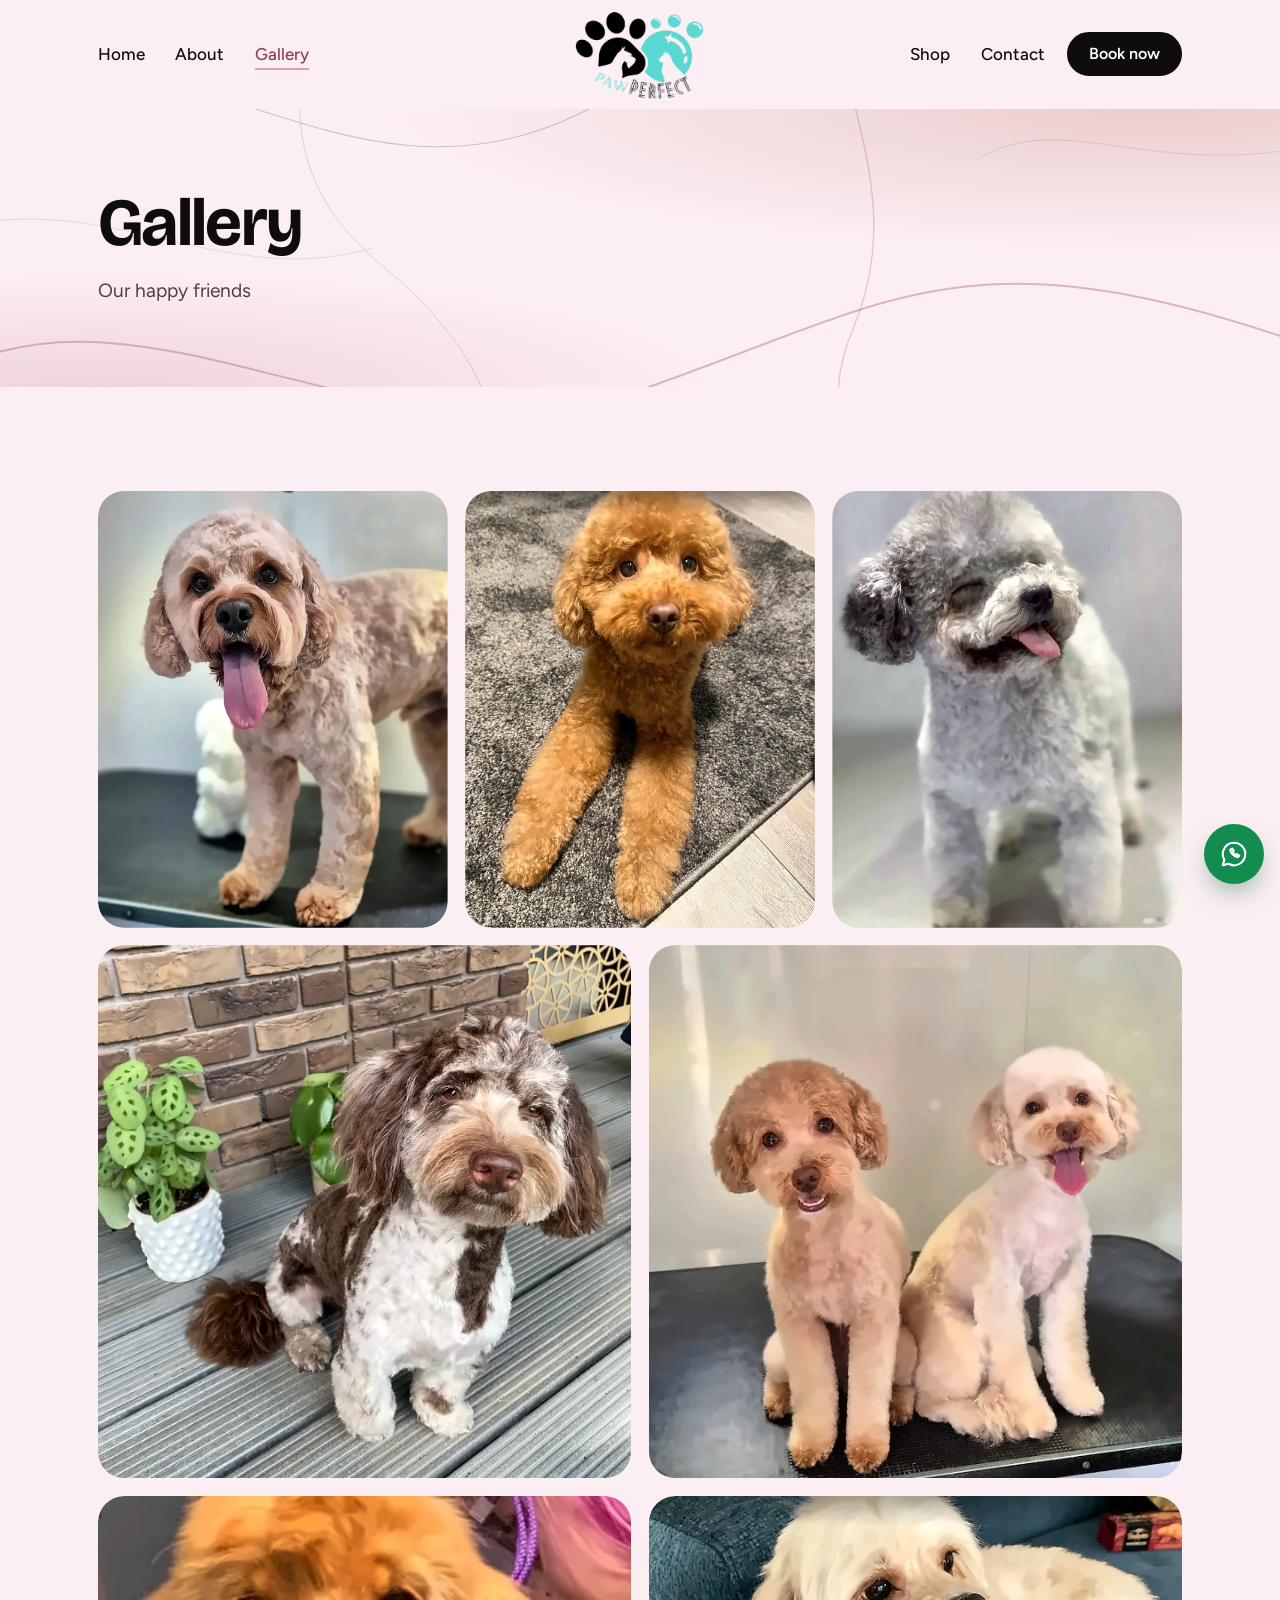
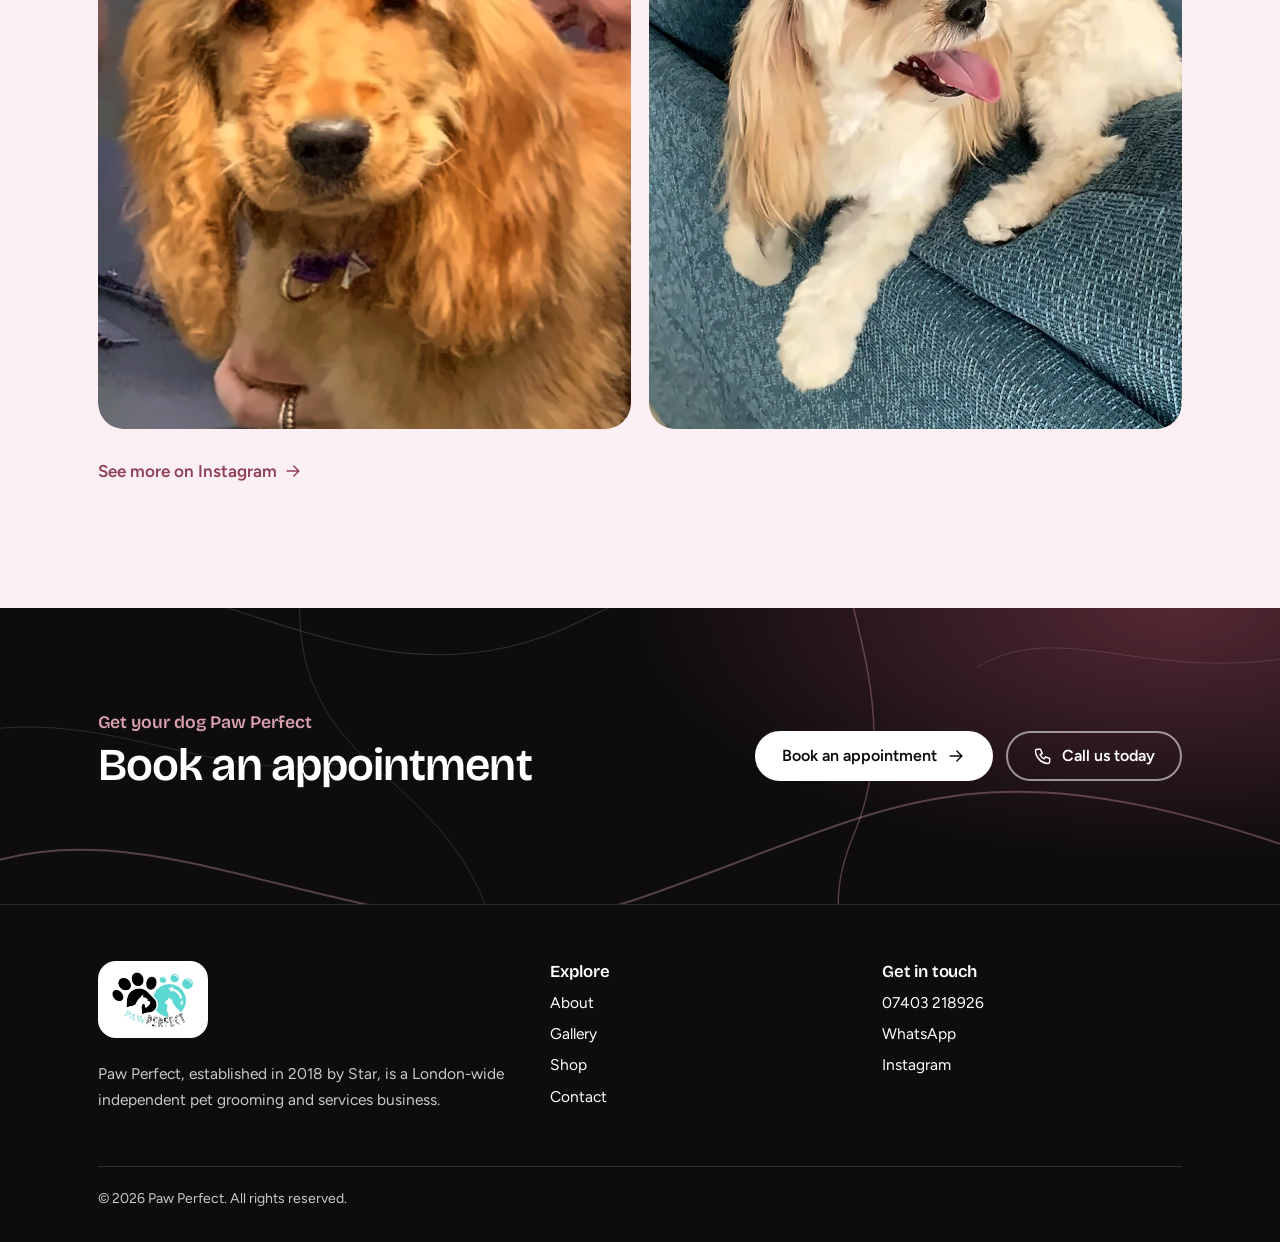
<file: gallery.html>
<!doctype html>
<html lang="en-GB">
<head>
<meta charset="utf-8">
<meta name="viewport" content="width=device-width, initial-scale=1">
<title>Dog Grooming Gallery | Paw Perfect London</title>
<meta name="description" content="Our happy friends: dogs groomed by Paw Perfect, London-wide mobile pet grooming.">
<link rel="canonical" href="https://www.pawperfectdoggrooming.com/gallery/">
<meta name="robots" content="index, follow, max-image-preview:large">
<meta name="theme-color" content="#ffffff">
<meta property="og:type" content="website">
<meta property="og:site_name" content="Paw Perfect">
<meta property="og:title" content="Dog Grooming Gallery | Paw Perfect London">
<meta property="og:description" content="Our happy friends: dogs groomed by Paw Perfect, London-wide mobile pet grooming.">
<meta property="og:url" content="https://www.pawperfectdoggrooming.com/gallery/">
<meta property="og:image" content="https://www.pawperfectdoggrooming.com/images/logo.png">
<meta name="twitter:card" content="summary">
<link rel="icon" type="image/png" href="images/logo.png">
<script>if('IntersectionObserver' in window&&!matchMedia('(prefers-reduced-motion: reduce)').matches)document.documentElement.classList.add('reveal-ready');</script>
<link rel="preconnect" href="https://fonts.googleapis.com">
<link rel="preconnect" href="https://fonts.gstatic.com" crossorigin>
<link href="https://fonts.googleapis.com/css2?family=Bricolage+Grotesque:opsz,wght@12..96,500;12..96,600;12..96,700&amp;family=Figtree:wght@400;500;600;700&amp;display=swap" rel="stylesheet">
<link rel="stylesheet" href="styles.css">
</head>
<body class="page-gallery">
<svg width="0" height="0" style="position:absolute" aria-hidden="true" focusable="false">
<symbol id="paw" viewBox="0 0 64 64"><path d="M32 35c-7.5 0-15 6.5-15 13 0 4.4 3.3 6.4 7.5 6.4 3 0 5.2-1.2 7.5-1.2s4.5 1.2 7.5 1.2c4.2 0 7.5-2 7.5-6.4 0-6.5-7.5-13-15-13z"/><ellipse cx="13.5" cy="29" rx="5.2" ry="7.2" transform="rotate(-22 13.5 29)"/><ellipse cx="25" cy="17.5" rx="5.6" ry="8.2" transform="rotate(-8 25 17.5)"/><ellipse cx="39" cy="17.5" rx="5.6" ry="8.2" transform="rotate(8 39 17.5)"/><ellipse cx="50.5" cy="29" rx="5.2" ry="7.2" transform="rotate(22 50.5 29)"/></symbol>
<symbol id="i-arrow" viewBox="0 0 24 24"><path d="M5 12h14M13 6l6 6-6 6"/></symbol>
<symbol id="i-phone" viewBox="0 0 24 24"><path d="M5 4h4l2 5-2.5 1.5a11 11 0 0 0 5 5L15 13l5 2v4a2 2 0 0 1-2 2A16 16 0 0 1 3 6a2 2 0 0 1 2-2z"/></symbol>
<symbol id="i-insta" viewBox="0 0 24 24"><rect x="3.5" y="3.5" width="17" height="17" rx="5"/><circle cx="12" cy="12" r="4"/><circle cx="17.2" cy="6.8" r="0.7" fill="currentColor"/></symbol>
<symbol id="i-wa" viewBox="0 0 24 24"><path d="M12 3a9 9 0 0 0-7.7 13.6L3 21l4.5-1.2A9 9 0 1 0 12 3z"/><path d="M9 8.5c.2 2.8 3.2 5.8 6 6l1.2-1.2-2-1.2-.9.8c-.9-.4-1.9-1.4-2.3-2.3l.8-.9-1.2-2L9 8.5z"/></symbol>
<symbol id="i-bag" viewBox="0 0 24 24"><path d="M5 8h14l-1.2 11.2A2 2 0 0 1 15.8 21H8.2a2 2 0 0 1-2-1.8L5 8z"/><path d="M9 10V7a3 3 0 0 1 6 0v3"/></symbol>
<symbol id="i-close" viewBox="0 0 24 24"><path d="M6 6l12 12M18 6 6 18"/></symbol>
<symbol id="i-van" viewBox="0 0 24 24"><path d="M3 7h11v9H3zM14 10h4l3 3v3h-7z"/><circle cx="7" cy="17.5" r="1.8"/><circle cx="17" cy="17.5" r="1.8"/></symbol>
<symbol id="i-pin" viewBox="0 0 24 24"><path d="M12 21s-7-6.2-7-11.5A7 7 0 0 1 19 9.5C19 14.8 12 21 12 21z"/><circle cx="12" cy="9.5" r="2.5"/></symbol>
<symbol id="i-jacket" viewBox="0 0 48 48"><path d="M17 8l-9 6 3 9 4-2v19h18V21l4 2 3-9-9-6c-1 3.5-3.8 5.5-7 5.5S18 11.5 17 8z"/><path d="M24 13.5V40"/><circle cx="27.5" cy="22" r=".9"/><circle cx="27.5" cy="29" r=".9"/></symbol>
<symbol id="i-collar" viewBox="0 0 48 48"><ellipse cx="24" cy="22" rx="15" ry="9"/><ellipse cx="24" cy="22" rx="11" ry="5.5"/><rect x="20" y="28" width="8" height="5" rx="1"/><path d="M24 33v3"/><circle cx="24" cy="39" r="3"/><path d="M16 12l-4-4 5-1zM32 12l4-4-5-1z"/></symbol>
<symbol id="i-brush" viewBox="0 0 48 48"><rect x="10" y="8" width="28" height="20" rx="10"/><path d="M16 14v8M21 13v10M26 13v10M31 14v8"/><path d="M20 28l-2 12a2 2 0 0 0 2 2h8a2 2 0 0 0 2-2l-2-12"/></symbol>
<symbol id="i-bottle" viewBox="0 0 48 48"><rect x="20" y="5" width="8" height="6" rx="1.5"/><path d="M19 11h10l2 5H17z"/><rect x="13" y="16" width="22" height="26" rx="5"/><path d="M18 26h12M18 31h8"/></symbol>
<symbol id="i-bandana" viewBox="0 0 48 48"><path d="M8 12h32L24 40z"/><path d="M8 12h32v4H8z"/><circle cx="20" cy="20" r="1.4"/><circle cx="28" cy="20" r="1.4"/><circle cx="24" cy="27" r="1.4"/></symbol>
<symbol id="i-star" viewBox="0 0 24 24"><path d="M12 2.8l2.8 5.8 6.4.9-4.6 4.5 1.1 6.3L12 17.3l-5.7 3 1.1-6.3-4.6-4.5 6.4-.9z"/></symbol>
</svg>
<a class="skip-link" href="#main">Skip to content</a>
<header class="site-header">
  <div class="container header-inner">
    <div class="header-left">
      <a class="icon-btn call-btn" href="tel:+447403218926" aria-label="Call 07403 218926"><svg class="icon" aria-hidden="true"><use href="#i-phone"/></svg></a>
      <ul class="desk-nav"><li><a href="index.html">Home</a></li><li><a href="about.html">About</a></li><li><a href="gallery.html" aria-current="page">Gallery</a></li></ul>
    </div>
    <a class="logo" href="index.html" aria-label="Paw Perfect, home"><img src="images/logo-t.webp" width="626" height="446" alt="Paw Perfect"></a>
    <div class="header-right">
      <ul class="desk-nav"><li><a href="shop.html">Shop</a></li><li><a href="contact.html">Contact</a></li></ul>
      <button class="icon-btn cart-btn" type="button" aria-label="Basket" aria-controls="cart" hidden><svg class="icon" aria-hidden="true"><use href="#i-bag"/></svg><span class="cart-count" hidden>0</span></button>
      <a class="btn btn--primary desk-only" href="contact.html#book">Book now</a>
      <button class="icon-btn nav-toggle" type="button" aria-expanded="false" aria-controls="mobile-nav" aria-label="Menu"><span></span><span></span><span></span></button>
    </div>
  </div>
  <nav class="mobile-nav" id="mobile-nav" aria-label="Main">
    <ul><li><a href="index.html">Home</a></li><li><a href="about.html">About</a></li><li><a href="gallery.html" aria-current="page">Gallery</a></li><li><a href="shop.html">Shop</a></li><li><a href="contact.html">Contact</a></li><li><a class="btn btn--primary" href="contact.html#book">Book an appointment</a></li></ul>
  </nav>
</header>
<main id="main">
<section class="page-hero">
  <svg class="veins" viewBox="0 0 1440 800" preserveAspectRatio="xMidYMid slice" aria-hidden="true" focusable="false"><g>
<path class="v1" pathLength="1" d="M-60 230 C190 110 380 380 650 250 S1030 40 1500 200"/>
<path class="v2" pathLength="1" d="M-60 540 C170 420 430 660 720 560 S1090 370 1500 520"/>
<path class="v3" pathLength="1" d="M330 -40 C400 130 250 270 430 420 S570 690 510 860"/>
<path class="v4" pathLength="1" d="M960 -40 C880 170 1040 300 960 490 S1110 700 1050 860"/>
<path class="v5" pathLength="1" d="M-60 380 C120 330 250 450 420 400"/>
<path class="v5" pathLength="1" d="M1100 300 C1200 240 1300 330 1500 280"/>
</g></svg>
  <div class="field" aria-hidden="true"><i class="spark" style="--x:90%;--s:24px;--d:21s;--delay:-6s;--dx:18px"><b></b></i><i class="spark" style="--x:33%;--s:37px;--d:17s;--delay:-5s;--dx:25px"><b></b></i><i class="spark" style="--x:70%;--s:50px;--d:13s;--delay:-4s;--dx:10px"><b></b></i><i class="spark" style="--x:13%;--s:23px;--d:18s;--delay:-3s;--dx:17px"><b></b></i><i class="spark" style="--x:50%;--s:36px;--d:14s;--delay:-2s;--dx:24px"><b></b></i><i class="spark" style="--x:87%;--s:49px;--d:19s;--delay:-1s;--dx:31px"><b></b></i></div>
  <div class="container page-hero__inner">
    <h1>Gallery</h1>
    <p>Our happy friends</p>
  </div>
</section>

<section class="section">
  <div class="container">
    <div class="photos photos--full"><figure class="photo"><img src="images/dog-6-1000.webp" width="1200" height="1215" alt="Apricot curly-coated dog with a fresh trim, standing on a grooming table" style="object-position:45% 30%" loading="lazy" decoding="async"></figure><figure class="photo"><img src="images/dog-2-1000.webp" width="1200" height="1457" alt="Red-coated poodle lying on a grey rug with a freshly trimmed coat" style="object-position:50% 35%" loading="lazy" decoding="async"></figure><figure class="photo"><img src="images/dog-7-1000.webp" width="1200" height="1406" alt="Grey curly-coated dog with a neat trim, eyes closed and tongue out" style="object-position:50% 30%" loading="lazy" decoding="async"></figure><figure class="photo"><img src="images/dog-1-1000.webp" width="1200" height="1260" alt="Chocolate and white dog sitting on a decked terrace after a groom" style="object-position:72% 50%" loading="lazy" decoding="async"></figure><figure class="photo"><img src="images/dog-3-1000.webp" width="1200" height="1324" alt="Two small groomed dogs sitting side by side on a grooming table" style="object-position:50% 40%" loading="lazy" decoding="async"></figure><figure class="photo"><img src="images/dog-4-1000.webp" width="1152" height="1584" alt="Golden puppy with long, soft ears after grooming" style="object-position:50% 30%" loading="lazy" decoding="async"></figure><figure class="photo"><img src="images/dog-5-1000.webp" width="1200" height="1036" alt="Cream and white dog with feathered ears relaxing on a blue sofa" style="object-position:40% 50%" loading="lazy" decoding="async"></figure></div>
    <p class="row-link"><a class="link-arrow" href="https://www.instagram.com/pawperfectdoggrooming/" target="_blank" rel="noopener">See more on Instagram <svg class="icon icon--arrow" aria-hidden="true"><use href="#i-arrow"/></svg></a></p>
  </div>
</section>

<section class="section cta">
  <svg class="veins" viewBox="0 0 1440 800" preserveAspectRatio="xMidYMid slice" aria-hidden="true" focusable="false"><g>
<path class="v1" pathLength="1" d="M-60 230 C190 110 380 380 650 250 S1030 40 1500 200"/>
<path class="v2" pathLength="1" d="M-60 540 C170 420 430 660 720 560 S1090 370 1500 520"/>
<path class="v3" pathLength="1" d="M330 -40 C400 130 250 270 430 420 S570 690 510 860"/>
<path class="v4" pathLength="1" d="M960 -40 C880 170 1040 300 960 490 S1110 700 1050 860"/>
<path class="v5" pathLength="1" d="M-60 380 C120 330 250 450 420 400"/>
<path class="v5" pathLength="1" d="M1100 300 C1200 240 1300 330 1500 280"/>
</g></svg>
  <div class="container cta__inner">
    <div>
      <p class="kicker">Get your dog Paw Perfect</p>
      <h2>Book an appointment</h2>
    </div>
    <div class="cta__actions">
      <a class="btn btn--brand" href="contact.html#book">Book an appointment <svg class="icon icon--arrow" aria-hidden="true"><use href="#i-arrow"/></svg></a>
      <a class="btn btn--ghost-light" href="tel:+447403218926"><svg class="icon" aria-hidden="true"><use href="#i-phone"/></svg> Call us today</a>
    </div>
  </div>
</section>

</main>
<footer class="site-footer">
  <div class="container">
    <div class="footer-grid">
      <div>
        <a class="footer-logo" href="index.html" aria-label="Paw Perfect, home"><img src="images/logo.webp" width="626" height="446" alt="" loading="lazy"></a>
        <p>Paw Perfect, established in 2018 by Star, is a London-wide independent pet grooming and services business.</p>
      </div>
      <div>
        <h3>Explore</h3>
        <ul>
          <li><a href="about.html">About</a></li>
          <li><a href="gallery.html">Gallery</a></li>
          <li><a href="shop.html">Shop</a></li>
          <li><a href="contact.html">Contact</a></li>
        </ul>
      </div>
      <div>
        <h3>Get in touch</h3>
        <ul>
          <li><a href="tel:+447403218926">07403 218926</a></li>
          <li><a href="https://wa.me/447403218926?text=Hi%20Paw%20Perfect%2C%20I%E2%80%99d%20like%20to%20book%20an%20appointment." target="_blank" rel="noopener">WhatsApp</a></li>
          <li><a href="https://www.instagram.com/pawperfectdoggrooming/" target="_blank" rel="noopener">Instagram</a></li>
        </ul>
      </div>
    </div>
    <p class="copyright">&copy; 2026 Paw Perfect. All rights reserved.</p>
  </div>
</footer>
<div class="scrim" aria-hidden="true"></div>
<aside class="drawer" id="cart" role="dialog" aria-modal="true" aria-labelledby="cart-title" aria-hidden="true">
  <div class="drawer__head">
    <h2 id="cart-title">Your basket</h2>
    <button class="icon-btn drawer__close" type="button" aria-label="Close basket"><svg class="icon" aria-hidden="true"><use href="#i-close"/></svg></button>
  </div>
  <div class="drawer__body"></div>
  <div class="drawer__foot" hidden>
    <div class="total"><span>Subtotal</span><span></span></div>
    <p>Free UK postage.</p>
    <a class="btn btn--primary btn--block" href="checkout.html">Checkout <svg class="icon icon--arrow" aria-hidden="true"><use href="#i-arrow"/></svg></a>
    <button class="btn btn--outline btn--block order-btn" type="button"><svg class="icon" aria-hidden="true"><use href="#i-wa"/></svg> <span>Or order on WhatsApp</span></button>
  </div>
</aside>
<a class="wa" href="https://wa.me/447403218926?text=Hi%20Paw%20Perfect%2C%20I%E2%80%99d%20like%20to%20book%20an%20appointment." target="_blank" rel="noopener" aria-label="Chat with Paw Perfect on WhatsApp">
  <span class="wa__label" aria-hidden="true">Chat on WhatsApp</span>
  <svg class="icon" aria-hidden="true"><use href="#i-wa"/></svg>
</a>
<script src="script.js" defer></script>
</body>
</html>
</file>
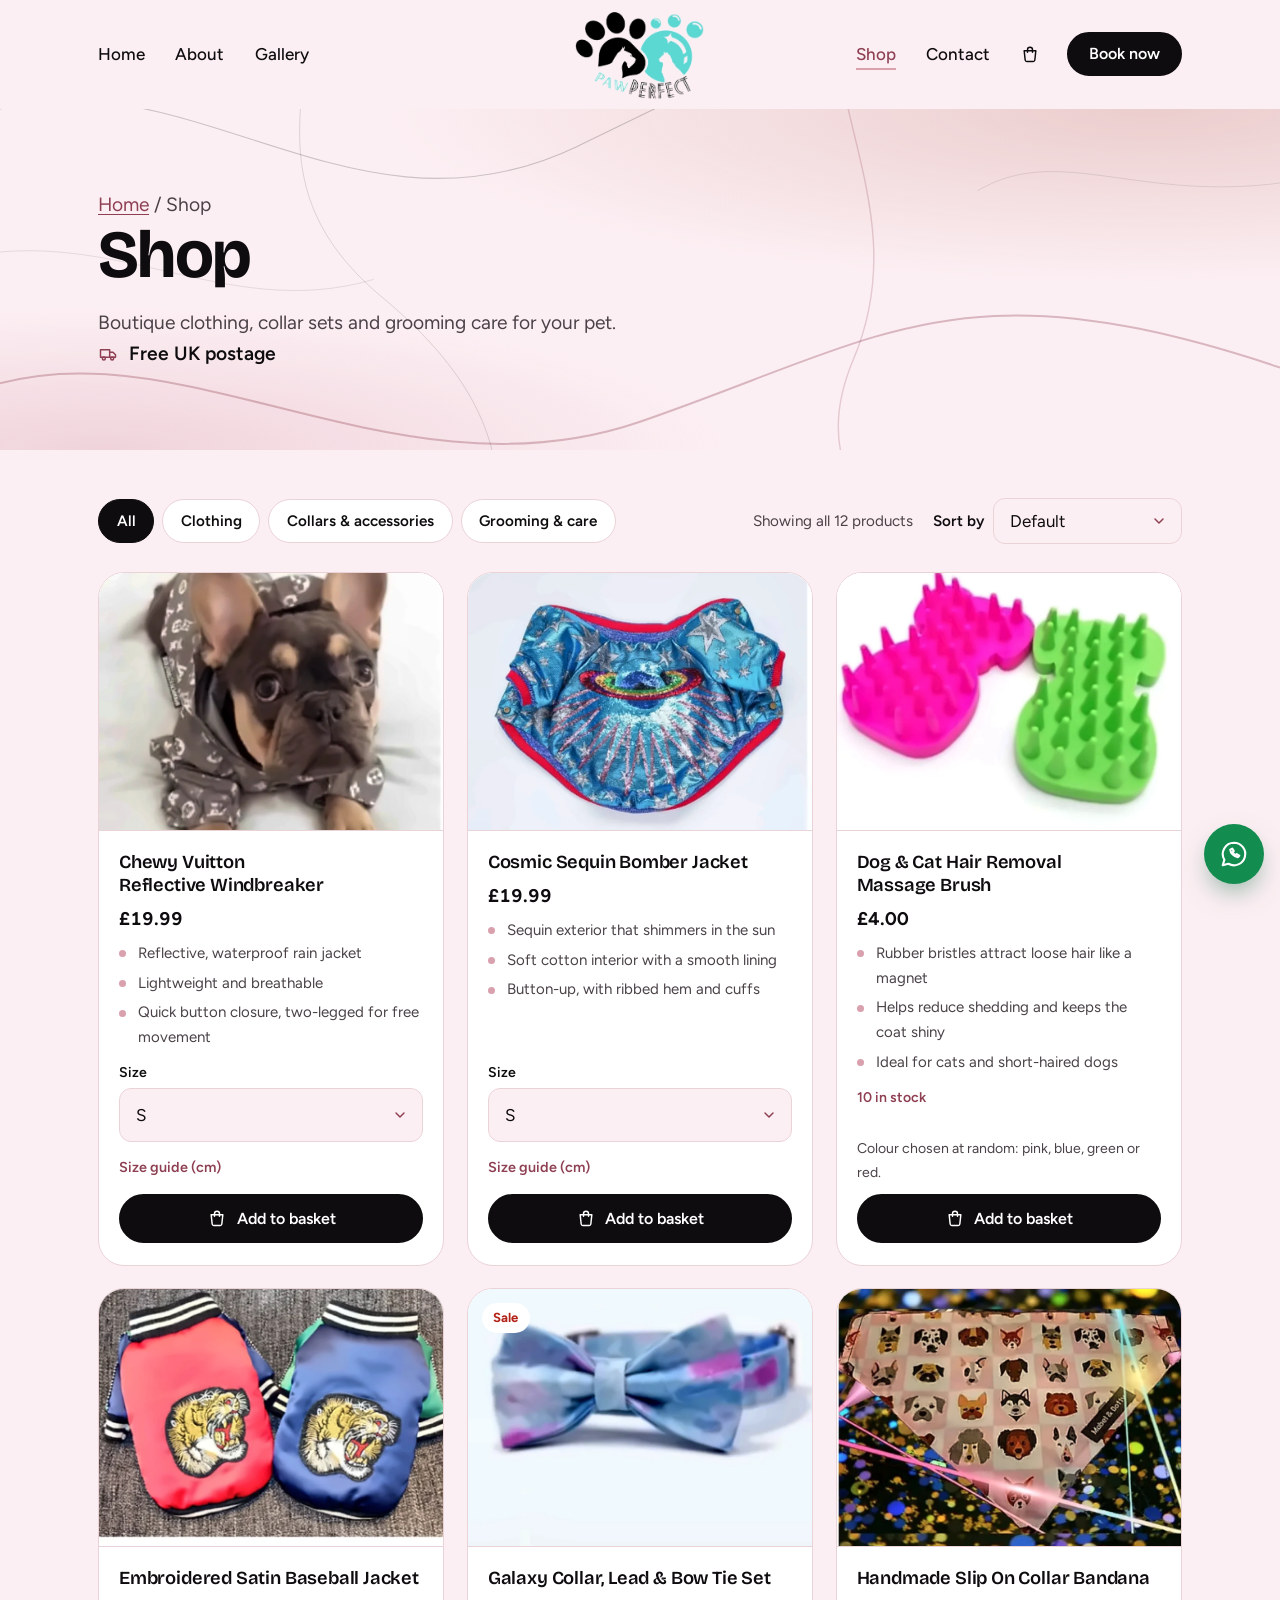
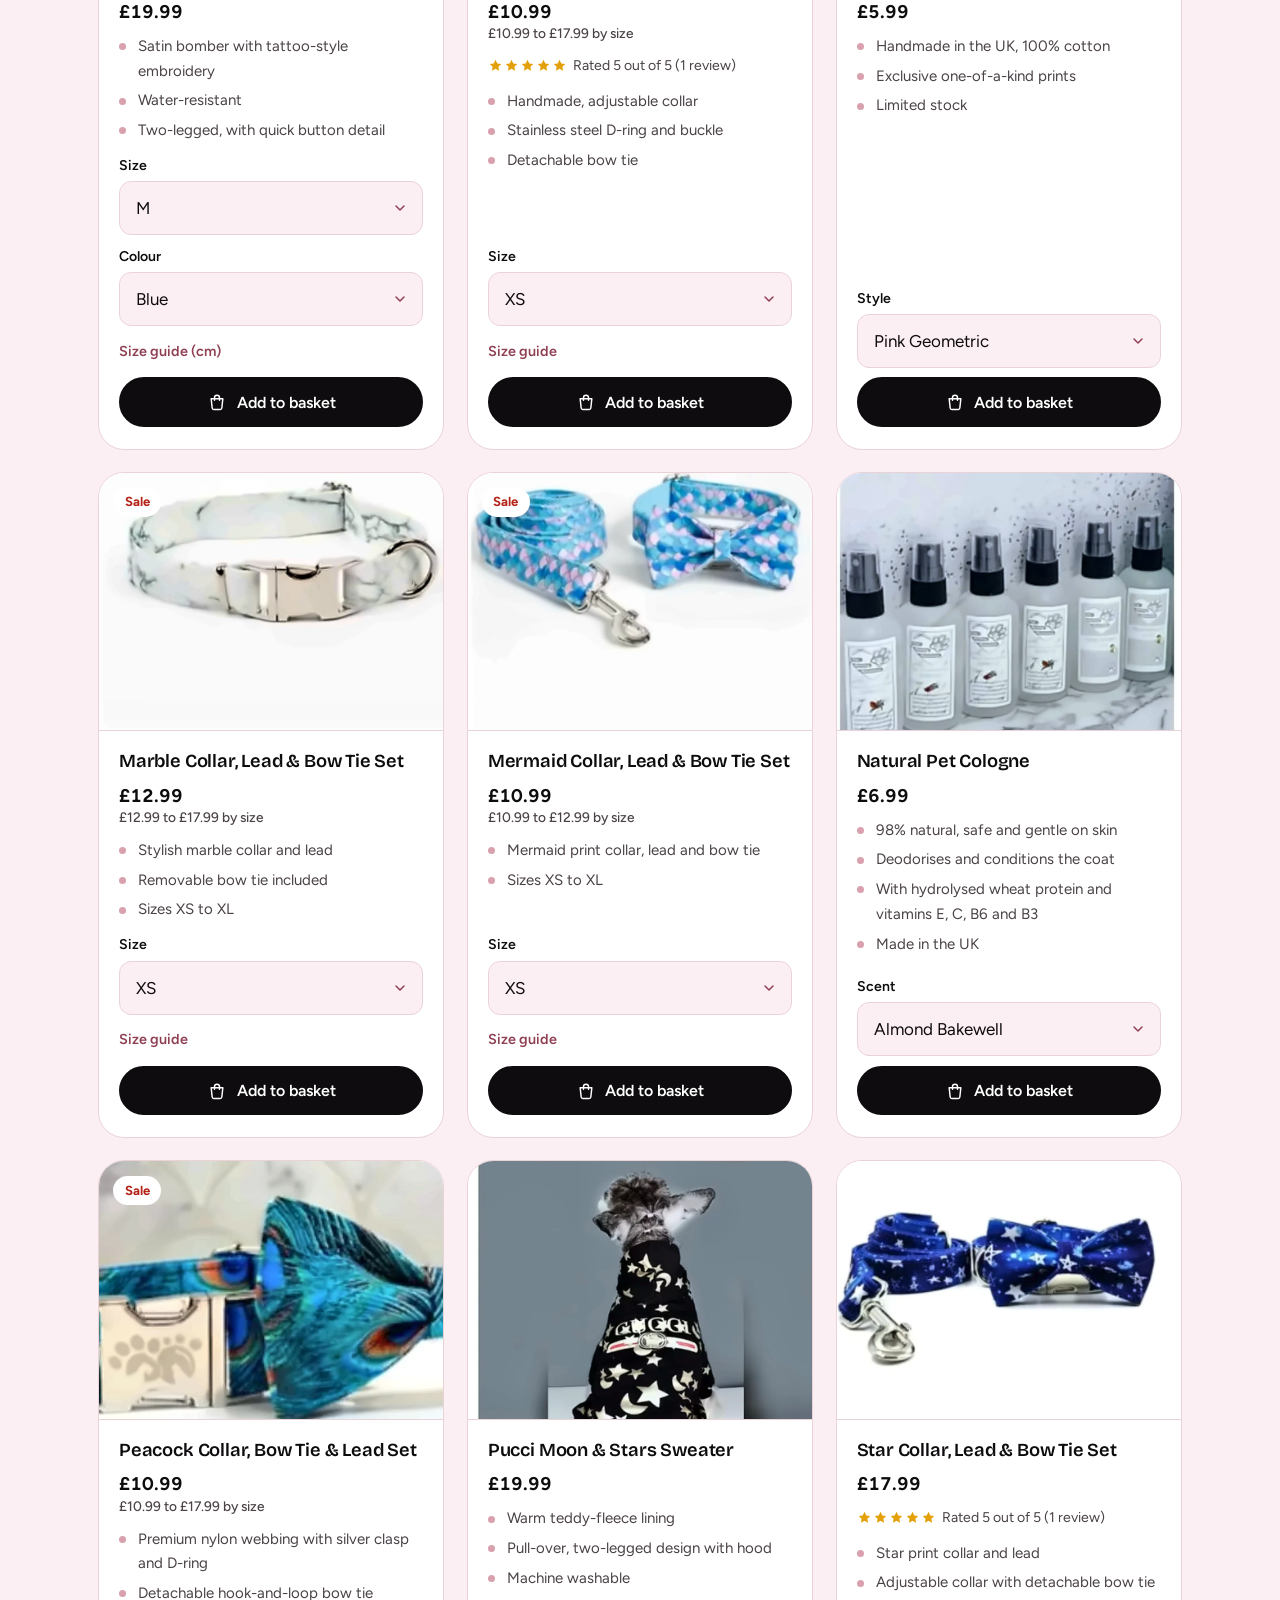
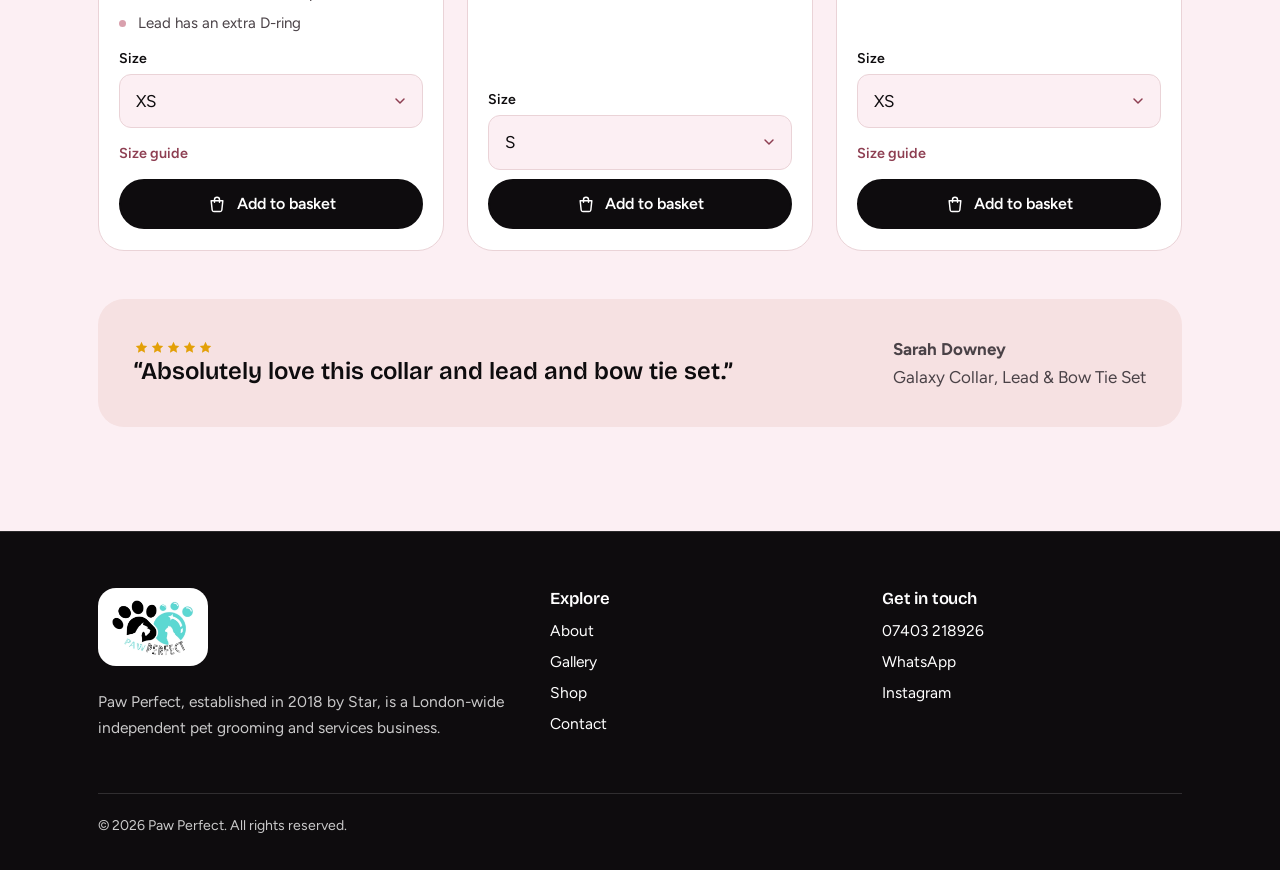
<file: shop.html>
<!doctype html>
<html lang="en-GB">
<head>
<meta charset="utf-8">
<meta name="viewport" content="width=device-width, initial-scale=1">
<title>Dog Boutique: Collars, Coats &amp; Grooming Care | Paw Perfect</title>
<meta name="description" content="Handmade collar, lead and bow tie sets, designer-inspired dog jackets, natural pet cologne and grooming brushes. Free UK postage.">
<link rel="canonical" href="https://www.pawperfectdoggrooming.com/shop/">
<meta name="robots" content="index, follow, max-image-preview:large">
<meta name="theme-color" content="#ffffff">
<meta property="og:type" content="website">
<meta property="og:site_name" content="Paw Perfect">
<meta property="og:title" content="Dog Boutique: Collars, Coats &amp; Grooming Care | Paw Perfect">
<meta property="og:description" content="Handmade collar, lead and bow tie sets, designer-inspired dog jackets, natural pet cologne and grooming brushes. Free UK postage.">
<meta property="og:url" content="https://www.pawperfectdoggrooming.com/shop/">
<meta property="og:image" content="https://www.pawperfectdoggrooming.com/images/logo.png">
<meta name="twitter:card" content="summary">
<link rel="icon" type="image/png" href="images/logo.png">
<script>if('IntersectionObserver' in window&&!matchMedia('(prefers-reduced-motion: reduce)').matches)document.documentElement.classList.add('reveal-ready');</script>
<link rel="preconnect" href="https://fonts.googleapis.com">
<link rel="preconnect" href="https://fonts.gstatic.com" crossorigin>
<link href="https://fonts.googleapis.com/css2?family=Bricolage+Grotesque:opsz,wght@12..96,500;12..96,600;12..96,700&amp;family=Figtree:wght@400;500;600;700&amp;display=swap" rel="stylesheet">
<link rel="stylesheet" href="styles.css">
</head>
<body class="page-shop">
<svg width="0" height="0" style="position:absolute" aria-hidden="true" focusable="false">
<symbol id="paw" viewBox="0 0 64 64"><path d="M32 35c-7.5 0-15 6.5-15 13 0 4.4 3.3 6.4 7.5 6.4 3 0 5.2-1.2 7.5-1.2s4.5 1.2 7.5 1.2c4.2 0 7.5-2 7.5-6.4 0-6.5-7.5-13-15-13z"/><ellipse cx="13.5" cy="29" rx="5.2" ry="7.2" transform="rotate(-22 13.5 29)"/><ellipse cx="25" cy="17.5" rx="5.6" ry="8.2" transform="rotate(-8 25 17.5)"/><ellipse cx="39" cy="17.5" rx="5.6" ry="8.2" transform="rotate(8 39 17.5)"/><ellipse cx="50.5" cy="29" rx="5.2" ry="7.2" transform="rotate(22 50.5 29)"/></symbol>
<symbol id="i-arrow" viewBox="0 0 24 24"><path d="M5 12h14M13 6l6 6-6 6"/></symbol>
<symbol id="i-phone" viewBox="0 0 24 24"><path d="M5 4h4l2 5-2.5 1.5a11 11 0 0 0 5 5L15 13l5 2v4a2 2 0 0 1-2 2A16 16 0 0 1 3 6a2 2 0 0 1 2-2z"/></symbol>
<symbol id="i-insta" viewBox="0 0 24 24"><rect x="3.5" y="3.5" width="17" height="17" rx="5"/><circle cx="12" cy="12" r="4"/><circle cx="17.2" cy="6.8" r="0.7" fill="currentColor"/></symbol>
<symbol id="i-wa" viewBox="0 0 24 24"><path d="M12 3a9 9 0 0 0-7.7 13.6L3 21l4.5-1.2A9 9 0 1 0 12 3z"/><path d="M9 8.5c.2 2.8 3.2 5.8 6 6l1.2-1.2-2-1.2-.9.8c-.9-.4-1.9-1.4-2.3-2.3l.8-.9-1.2-2L9 8.5z"/></symbol>
<symbol id="i-bag" viewBox="0 0 24 24"><path d="M5 8h14l-1.2 11.2A2 2 0 0 1 15.8 21H8.2a2 2 0 0 1-2-1.8L5 8z"/><path d="M9 10V7a3 3 0 0 1 6 0v3"/></symbol>
<symbol id="i-close" viewBox="0 0 24 24"><path d="M6 6l12 12M18 6 6 18"/></symbol>
<symbol id="i-van" viewBox="0 0 24 24"><path d="M3 7h11v9H3zM14 10h4l3 3v3h-7z"/><circle cx="7" cy="17.5" r="1.8"/><circle cx="17" cy="17.5" r="1.8"/></symbol>
<symbol id="i-pin" viewBox="0 0 24 24"><path d="M12 21s-7-6.2-7-11.5A7 7 0 0 1 19 9.5C19 14.8 12 21 12 21z"/><circle cx="12" cy="9.5" r="2.5"/></symbol>
<symbol id="i-jacket" viewBox="0 0 48 48"><path d="M17 8l-9 6 3 9 4-2v19h18V21l4 2 3-9-9-6c-1 3.5-3.8 5.5-7 5.5S18 11.5 17 8z"/><path d="M24 13.5V40"/><circle cx="27.5" cy="22" r=".9"/><circle cx="27.5" cy="29" r=".9"/></symbol>
<symbol id="i-collar" viewBox="0 0 48 48"><ellipse cx="24" cy="22" rx="15" ry="9"/><ellipse cx="24" cy="22" rx="11" ry="5.5"/><rect x="20" y="28" width="8" height="5" rx="1"/><path d="M24 33v3"/><circle cx="24" cy="39" r="3"/><path d="M16 12l-4-4 5-1zM32 12l4-4-5-1z"/></symbol>
<symbol id="i-brush" viewBox="0 0 48 48"><rect x="10" y="8" width="28" height="20" rx="10"/><path d="M16 14v8M21 13v10M26 13v10M31 14v8"/><path d="M20 28l-2 12a2 2 0 0 0 2 2h8a2 2 0 0 0 2-2l-2-12"/></symbol>
<symbol id="i-bottle" viewBox="0 0 48 48"><rect x="20" y="5" width="8" height="6" rx="1.5"/><path d="M19 11h10l2 5H17z"/><rect x="13" y="16" width="22" height="26" rx="5"/><path d="M18 26h12M18 31h8"/></symbol>
<symbol id="i-bandana" viewBox="0 0 48 48"><path d="M8 12h32L24 40z"/><path d="M8 12h32v4H8z"/><circle cx="20" cy="20" r="1.4"/><circle cx="28" cy="20" r="1.4"/><circle cx="24" cy="27" r="1.4"/></symbol>
<symbol id="i-star" viewBox="0 0 24 24"><path d="M12 2.8l2.8 5.8 6.4.9-4.6 4.5 1.1 6.3L12 17.3l-5.7 3 1.1-6.3-4.6-4.5 6.4-.9z"/></symbol>
</svg>
<a class="skip-link" href="#main">Skip to content</a>
<header class="site-header">
  <div class="container header-inner">
    <div class="header-left">
      <a class="icon-btn call-btn" href="tel:+447403218926" aria-label="Call 07403 218926"><svg class="icon" aria-hidden="true"><use href="#i-phone"/></svg></a>
      <ul class="desk-nav"><li><a href="index.html">Home</a></li><li><a href="about.html">About</a></li><li><a href="gallery.html">Gallery</a></li></ul>
    </div>
    <a class="logo" href="index.html" aria-label="Paw Perfect, home"><img src="images/logo-t.webp" width="626" height="446" alt="Paw Perfect"></a>
    <div class="header-right">
      <ul class="desk-nav"><li><a href="shop.html" aria-current="page">Shop</a></li><li><a href="contact.html">Contact</a></li></ul>
      <button class="icon-btn cart-btn" type="button" aria-label="Basket" aria-controls="cart" hidden><svg class="icon" aria-hidden="true"><use href="#i-bag"/></svg><span class="cart-count" hidden>0</span></button>
      <a class="btn btn--primary desk-only" href="contact.html#book">Book now</a>
      <button class="icon-btn nav-toggle" type="button" aria-expanded="false" aria-controls="mobile-nav" aria-label="Menu"><span></span><span></span><span></span></button>
    </div>
  </div>
  <nav class="mobile-nav" id="mobile-nav" aria-label="Main">
    <ul><li><a href="index.html">Home</a></li><li><a href="about.html">About</a></li><li><a href="gallery.html">Gallery</a></li><li><a href="shop.html" aria-current="page">Shop</a></li><li><a href="contact.html">Contact</a></li><li><a class="btn btn--primary" href="contact.html#book">Book an appointment</a></li></ul>
  </nav>
</header>
<main id="main">
<section class="page-hero">
  <svg class="veins" viewBox="0 0 1440 800" preserveAspectRatio="xMidYMid slice" aria-hidden="true" focusable="false"><g>
<path class="v1" pathLength="1" d="M-60 230 C190 110 380 380 650 250 S1030 40 1500 200"/>
<path class="v2" pathLength="1" d="M-60 540 C170 420 430 660 720 560 S1090 370 1500 520"/>
<path class="v3" pathLength="1" d="M330 -40 C400 130 250 270 430 420 S570 690 510 860"/>
<path class="v4" pathLength="1" d="M960 -40 C880 170 1040 300 960 490 S1110 700 1050 860"/>
<path class="v5" pathLength="1" d="M-60 380 C120 330 250 450 420 400"/>
<path class="v5" pathLength="1" d="M1100 300 C1200 240 1300 330 1500 280"/>
</g></svg>
  <div class="field" aria-hidden="true"><i class="spark" style="--x:46%;--s:20px;--d:17s;--delay:-12s;--dx:14px"><b></b></i><i class="spark" style="--x:83%;--s:33px;--d:13s;--delay:-11s;--dx:21px"><b></b></i><i class="spark" style="--x:26%;--s:46px;--d:18s;--delay:-10s;--dx:28px"><b></b></i><i class="spark" style="--x:63%;--s:19px;--d:14s;--delay:-9s;--dx:13px"><b></b></i><i class="spark" style="--x:6%;--s:32px;--d:19s;--delay:-8s;--dx:20px"><b></b></i><i class="spark" style="--x:43%;--s:45px;--d:15s;--delay:-7s;--dx:27px"><b></b></i></div>
  <div class="container page-hero__inner">
    <p class="crumbs"><a href="index.html">Home</a> / Shop</p>
    <h1>Shop</h1>
    <p>Boutique clothing, collar sets and grooming care for your pet.</p>
    <p class="postage"><svg class="icon" aria-hidden="true"><use href="#i-van"/></svg> Free UK postage</p>
  </div>
</section>

<section class="section" style="padding-top:clamp(2rem,5vw,3rem)">
  <div class="container">
    <div class="toolbar">
      <div class="chips" role="group" aria-label="Filter products">
        <button class="chip" type="button" data-cat="all" aria-pressed="true">All</button>
        <button class="chip" type="button" data-cat="clothing" aria-pressed="false">Clothing</button>
        <button class="chip" type="button" data-cat="collars" aria-pressed="false">Collars &amp; accessories</button>
        <button class="chip" type="button" data-cat="care" aria-pressed="false">Grooming &amp; care</button>
      </div>
      <div class="toolbar__meta">
        <p id="result-count" aria-live="polite">Showing all 12 products</p>
        <div class="sort">
          <label for="sort">Sort by</label>
          <select class="select" id="sort">
            <option value="default">Default</option>
            <option value="rating">Average rating</option>
            <option value="price-asc">Price: low to high</option>
            <option value="price-desc">Price: high to low</option>
          </select>
        </div>
      </div>
    </div>
    <p class="visually-hidden" id="shop-status" role="status" aria-live="polite"></p>
    <div class="products"><article class="product" data-id="chewy-vuitton" data-cat="clothing"><div class="swatch swatch--photo swatch--cover"><img src="images/shop/chewy-vuitton.webp" alt="French Bulldog wearing the monogram-print reflective windbreaker" width="840" height="840" loading="lazy" decoding="async" style="object-position:50% 22%"></div><div class="product__body"><h3>Chewy Vuitton Reflective Windbreaker</h3><p class="price" style="margin:0"><span class="price__now">£19.99</span><span class="visually-hidden"></span></p><ul class="feat"><li>Reflective, waterproof rain jacket</li><li>Lightweight and breathable</li><li>Quick button closure, two-legged for free movement</li></ul><form class="opts" data-id="chewy-vuitton" data-price="19.99"><div><label for="chewy-vuitton-size">Size</label><select class="select" id="chewy-vuitton-size" data-label="Size"><option>S</option><option>M</option><option>L</option><option>XL</option><option>XXL</option></select></div><details class="sizes"><summary>Size guide (cm)</summary><table><thead><tr><th scope="col">Size</th><th scope="col">Length</th><th scope="col">Bust</th><th scope="col">Neck</th></tr></thead><tbody><tr><td>S</td><td>25</td><td>37</td><td>26</td></tr><tr><td>M</td><td>28</td><td>42</td><td>30</td></tr><tr><td>L</td><td>32</td><td>47</td><td>32</td></tr><tr><td>XL</td><td>36</td><td>52</td><td>35</td></tr><tr><td>XXL</td><td>40</td><td>60</td><td>40</td></tr></tbody></table></details><button class="btn btn--primary btn--block" type="submit"><svg class="icon" aria-hidden="true"><use href="#i-bag"/></svg> <span>Add to basket</span></button></form></div></article><article class="product" data-id="cosmic-sequin" data-cat="clothing"><div class="swatch swatch--photo swatch--cover"><img src="images/shop/cosmic-sequin.webp" alt="Blue metallic bomber jacket with sequin planet and star appliqués" width="840" height="840" loading="lazy" decoding="async" style="object-position:50% 50%"></div><div class="product__body"><h3>Cosmic Sequin Bomber Jacket</h3><p class="price" style="margin:0"><span class="price__now">£19.99</span><span class="visually-hidden"></span></p><ul class="feat"><li>Sequin exterior that shimmers in the sun</li><li>Soft cotton interior with a smooth lining</li><li>Button-up, with ribbed hem and cuffs</li></ul><form class="opts" data-id="cosmic-sequin" data-price="19.99"><div><label for="cosmic-sequin-size">Size</label><select class="select" id="cosmic-sequin-size" data-label="Size"><option>S</option><option>M</option><option>L</option><option>XL</option></select></div><details class="sizes"><summary>Size guide (cm)</summary><table><thead><tr><th scope="col">Size</th><th scope="col">Bust</th><th scope="col">Back</th><th scope="col">Neck</th></tr></thead><tbody><tr><td>S</td><td>38</td><td>25</td><td>29</td></tr><tr><td>M</td><td>44</td><td>29</td><td>30</td></tr><tr><td>L</td><td>48</td><td>34</td><td>34</td></tr><tr><td>XL</td><td>56</td><td>36</td><td>38</td></tr></tbody></table></details><button class="btn btn--primary btn--block" type="submit"><svg class="icon" aria-hidden="true"><use href="#i-bag"/></svg> <span>Add to basket</span></button></form></div></article><article class="product" data-id="massage-brush" data-cat="care"><div class="swatch swatch--photo swatch--cover"><img src="images/shop/massage-brush.webp" alt="Pink and green rubber massage brushes" width="840" height="840" loading="lazy" decoding="async" style="object-position:50% 50%"></div><div class="product__body"><h3>Dog &amp; Cat Hair Removal Massage Brush</h3><p class="price" style="margin:0"><span class="price__now">£4.00</span><span class="visually-hidden"></span></p><ul class="feat"><li>Rubber bristles attract loose hair like a magnet</li><li>Helps reduce shedding and keeps the coat shiny</li><li>Ideal for cats and short-haired dogs</li></ul><p class="stock">10 in stock</p><form class="opts" data-id="massage-brush" data-price="4.00"><p class="note">Colour chosen at random: pink, blue, green or red.</p><button class="btn btn--primary btn--block" type="submit"><svg class="icon" aria-hidden="true"><use href="#i-bag"/></svg> <span>Add to basket</span></button></form></div></article><article class="product" data-id="satin-baseball" data-cat="clothing"><div class="swatch swatch--photo swatch--cover"><img src="images/shop/satin-baseball.webp" alt="Red and blue satin baseball jackets with embroidered tiger patches" width="840" height="840" loading="lazy" decoding="async" style="object-position:50% 50%"></div><div class="product__body"><h3>Embroidered Satin Baseball Jacket</h3><p class="price" style="margin:0"><span class="price__now">£19.99</span><span class="visually-hidden"></span></p><ul class="feat"><li>Satin bomber with tattoo-style embroidery</li><li>Water-resistant</li><li>Two-legged, with quick button detail</li></ul><form class="opts" data-id="satin-baseball" data-price="19.99"><div><label for="satin-baseball-size">Size</label><select class="select" id="satin-baseball-size" data-label="Size"><option>M</option><option>L</option><option>XL</option></select></div><div><label for="satin-baseball-colour">Colour</label><select class="select" id="satin-baseball-colour" data-label="Colour"><option>Blue</option><option>Red</option></select></div><details class="sizes"><summary>Size guide (cm)</summary><table><thead><tr><th scope="col">Size</th><th scope="col">Neck</th><th scope="col">Chest</th></tr></thead><tbody><tr><td>M</td><td>26</td><td>37</td></tr><tr><td>L</td><td>30</td><td>42</td></tr><tr><td>XL</td><td>33</td><td>47</td></tr></tbody></table></details><button class="btn btn--primary btn--block" type="submit"><svg class="icon" aria-hidden="true"><use href="#i-bag"/></svg> <span>Add to basket</span></button></form></div></article><article class="product" data-id="galaxy-set" data-cat="collars"><div class="swatch swatch--photo swatch--cover"><span class="tag-sale">Sale</span><img src="images/shop/galaxy-set.webp" alt="Pastel galaxy-print bow tie and collar" width="840" height="840" loading="lazy" decoding="async" style="object-position:50% 50%"></div><div class="product__body"><h3>Galaxy Collar, Lead &amp; Bow Tie Set</h3><p class="price" style="margin:0"><span class="price__now">£10.99</span><span class="visually-hidden"> (sale)</span> <span class="price__range">£10.99 to £17.99 by size</span></p><p class="rating" style="margin:0"><span class="stars" aria-hidden="true"><svg viewBox="0 0 24 24"><use href="#i-star"/></svg><svg viewBox="0 0 24 24"><use href="#i-star"/></svg><svg viewBox="0 0 24 24"><use href="#i-star"/></svg><svg viewBox="0 0 24 24"><use href="#i-star"/></svg><svg viewBox="0 0 24 24"><use href="#i-star"/></svg></span><span>Rated 5 out of 5 (1 review)</span></p><ul class="feat"><li>Handmade, adjustable collar</li><li>Stainless steel D-ring and buckle</li><li>Detachable bow tie</li></ul><form class="opts" data-id="galaxy-set" data-price="10.99"><div><label for="galaxy-set-size">Size</label><select class="select" id="galaxy-set-size" data-label="Size"><option data-price="10.99">XS</option><option data-price="10.99">S</option><option data-price="17.99">M</option><option data-price="17.99">L</option><option data-price="17.99">XL</option></select></div><details class="sizes"><summary>Size guide</summary><table><thead><tr><th scope="col">Size</th><th scope="col">Collar length</th><th scope="col">Width</th></tr></thead><tbody><tr><td>XS</td><td>23–30 cm</td><td>2 cm</td></tr><tr><td>S</td><td>31–41.5 cm</td><td>2 cm</td></tr><tr><td>M</td><td>42–48 cm</td><td>2.5 cm</td></tr><tr><td>L</td><td>49–55 cm</td><td>2.5 cm</td></tr><tr><td>XL</td><td>56–62 cm</td><td>2.5 cm</td></tr></tbody></table></details><button class="btn btn--primary btn--block" type="submit"><svg class="icon" aria-hidden="true"><use href="#i-bag"/></svg> <span>Add to basket</span></button></form></div></article><article class="product" data-id="bandana" data-cat="collars"><div class="swatch swatch--photo swatch--cover"><img src="images/shop/bandana.webp" alt="Pink check bandana printed with cartoon dog faces" width="840" height="840" loading="lazy" decoding="async" style="object-position:50% 45%"></div><div class="product__body"><h3>Handmade Slip On Collar Bandana</h3><p class="price" style="margin:0"><span class="price__now">£5.99</span><span class="visually-hidden"></span></p><ul class="feat"><li>Handmade in the UK, 100% cotton</li><li>Exclusive one-of-a-kind prints</li><li>Limited stock</li></ul><form class="opts" data-id="bandana" data-price="5.99"><div><label for="bandana-style">Style</label><select class="select" id="bandana-style" data-label="Style"><option>Pink Geometric</option><option>Cartoon</option><option>Woof</option></select></div><button class="btn btn--primary btn--block" type="submit"><svg class="icon" aria-hidden="true"><use href="#i-bag"/></svg> <span>Add to basket</span></button></form></div></article><article class="product" data-id="marble-set" data-cat="collars"><div class="swatch swatch--photo swatch--cover"><span class="tag-sale">Sale</span><img src="images/shop/marble-set.webp" alt="White marble-print collar with silver buckle" width="840" height="840" loading="lazy" decoding="async" style="object-position:50% 50%"></div><div class="product__body"><h3>Marble Collar, Lead &amp; Bow Tie Set</h3><p class="price" style="margin:0"><span class="price__now">£12.99</span><span class="visually-hidden"> (sale)</span> <span class="price__range">£12.99 to £17.99 by size</span></p><ul class="feat"><li>Stylish marble collar and lead</li><li>Removable bow tie included</li><li>Sizes XS to XL</li></ul><form class="opts" data-id="marble-set" data-price="12.99"><div><label for="marble-set-size">Size</label><select class="select" id="marble-set-size" data-label="Size"><option data-price="12.99">XS</option><option data-price="12.99">S</option><option data-price="17.99">M</option><option data-price="17.99">L</option><option data-price="17.99">XL</option></select></div><details class="sizes"><summary>Size guide</summary><table><thead><tr><th scope="col">Size</th><th scope="col">Collar length</th><th scope="col">Width</th></tr></thead><tbody><tr><td>XS</td><td>23–30 cm</td><td>2 cm</td></tr><tr><td>S</td><td>31–41.5 cm</td><td>2 cm</td></tr><tr><td>M</td><td>42–48 cm</td><td>2.5 cm</td></tr><tr><td>L</td><td>49–55 cm</td><td>2.5 cm</td></tr><tr><td>XL</td><td>56–62 cm</td><td>2.5 cm</td></tr></tbody></table></details><button class="btn btn--primary btn--block" type="submit"><svg class="icon" aria-hidden="true"><use href="#i-bag"/></svg> <span>Add to basket</span></button></form></div></article><article class="product" data-id="mermaid-set" data-cat="collars"><div class="swatch swatch--photo swatch--cover"><span class="tag-sale">Sale</span><img src="images/shop/mermaid-set.webp" alt="Mermaid-scale print collar, lead and bow tie" width="840" height="840" loading="lazy" decoding="async" style="object-position:50% 50%"></div><div class="product__body"><h3>Mermaid Collar, Lead &amp; Bow Tie Set</h3><p class="price" style="margin:0"><span class="price__now">£10.99</span><span class="visually-hidden"> (sale)</span> <span class="price__range">£10.99 to £12.99 by size</span></p><ul class="feat"><li>Mermaid print collar, lead and bow tie</li><li>Sizes XS to XL</li></ul><form class="opts" data-id="mermaid-set" data-price="10.99"><div><label for="mermaid-set-size">Size</label><select class="select" id="mermaid-set-size" data-label="Size"><option data-price="10.99">XS</option><option data-price="10.99">S</option><option data-price="12.99">M</option><option data-price="12.99">L</option><option data-price="12.99">XL</option></select></div><details class="sizes"><summary>Size guide</summary><table><thead><tr><th scope="col">Size</th><th scope="col">Collar length</th><th scope="col">Width</th></tr></thead><tbody><tr><td>XS</td><td>23–30 cm</td><td>2 cm</td></tr><tr><td>S</td><td>31–41.5 cm</td><td>2 cm</td></tr><tr><td>M</td><td>42–48 cm</td><td>2.5 cm</td></tr><tr><td>L</td><td>49–55 cm</td><td>2.5 cm</td></tr><tr><td>XL</td><td>56–62 cm</td><td>2.5 cm</td></tr></tbody></table></details><button class="btn btn--primary btn--block" type="submit"><svg class="icon" aria-hidden="true"><use href="#i-bag"/></svg> <span>Add to basket</span></button></form></div></article><article class="product" data-id="cologne" data-cat="care"><div class="swatch swatch--photo swatch--cover"><img src="images/shop/cologne.webp" alt="Row of Natural Pet Cologne spray bottles" width="840" height="840" loading="lazy" decoding="async" style="object-position:50% 55%"></div><div class="product__body"><h3>Natural Pet Cologne</h3><p class="price" style="margin:0"><span class="price__now">£6.99</span><span class="visually-hidden"></span></p><ul class="feat"><li>98% natural, safe and gentle on skin</li><li>Deodorises and conditions the coat</li><li>With hydrolysed wheat protein and vitamins E, C, B6 and B3</li><li>Made in the UK</li></ul><form class="opts" data-id="cologne" data-price="6.99"><div><label for="cologne-scent">Scent</label><select class="select" id="cologne-scent" data-label="Scent"><option>Almond Bakewell</option><option>Pear Drops</option><option>Wild Rhubarb</option></select></div><button class="btn btn--primary btn--block" type="submit"><svg class="icon" aria-hidden="true"><use href="#i-bag"/></svg> <span>Add to basket</span></button></form></div></article><article class="product" data-id="peacock-set" data-cat="collars"><div class="swatch swatch--photo swatch--cover"><span class="tag-sale">Sale</span><img src="images/shop/peacock-set.webp" alt="Peacock-feather print collar with matching bow tie" width="840" height="840" loading="lazy" decoding="async" style="object-position:35% 50%"></div><div class="product__body"><h3>Peacock Collar, Bow Tie &amp; Lead Set</h3><p class="price" style="margin:0"><span class="price__now">£10.99</span><span class="visually-hidden"> (sale)</span> <span class="price__range">£10.99 to £17.99 by size</span></p><ul class="feat"><li>Premium nylon webbing with silver clasp and D-ring</li><li>Detachable hook-and-loop bow tie</li><li>Lead has an extra D-ring</li></ul><form class="opts" data-id="peacock-set" data-price="10.99"><div><label for="peacock-set-size">Size</label><select class="select" id="peacock-set-size" data-label="Size"><option data-price="10.99">XS</option><option data-price="10.99">S</option><option data-price="17.99">M</option><option data-price="17.99">L</option><option data-price="17.99">XL</option></select></div><details class="sizes"><summary>Size guide</summary><table><thead><tr><th scope="col">Size</th><th scope="col">Collar length</th><th scope="col">Width</th></tr></thead><tbody><tr><td>XS</td><td>23–30 cm</td><td>2 cm</td></tr><tr><td>S</td><td>31–41.5 cm</td><td>2 cm</td></tr><tr><td>M</td><td>42–48 cm</td><td>2.5 cm</td></tr><tr><td>L</td><td>49–55 cm</td><td>2.5 cm</td></tr><tr><td>XL</td><td>56–62 cm</td><td>2.5 cm</td></tr></tbody></table></details><button class="btn btn--primary btn--block" type="submit"><svg class="icon" aria-hidden="true"><use href="#i-bag"/></svg> <span>Add to basket</span></button></form></div></article><article class="product" data-id="pucci-sweater" data-cat="clothing"><div class="swatch swatch--photo swatch--cover"><img src="images/shop/pucci-sweater.webp" alt="Dog wearing a black sweater with gold moon and star print" width="840" height="840" loading="lazy" decoding="async" style="object-position:50% 15%"></div><div class="product__body"><h3>Pucci Moon &amp; Stars Sweater</h3><p class="price" style="margin:0"><span class="price__now">£19.99</span><span class="visually-hidden"></span></p><ul class="feat"><li>Warm teddy-fleece lining</li><li>Pull-over, two-legged design with hood</li><li>Machine washable</li></ul><form class="opts" data-id="pucci-sweater" data-price="19.99"><div><label for="pucci-sweater-size">Size</label><select class="select" id="pucci-sweater-size" data-label="Size"><option>S</option><option>M</option><option>L</option><option>XL</option><option>XXL</option></select></div><button class="btn btn--primary btn--block" type="submit"><svg class="icon" aria-hidden="true"><use href="#i-bag"/></svg> <span>Add to basket</span></button></form></div></article><article class="product" data-id="star-set" data-cat="collars"><div class="swatch swatch--photo swatch--cover"><img src="images/shop/star-set.webp" alt="Blue star-print collar, lead and bow tie" width="840" height="840" loading="lazy" decoding="async" style="object-position:50% 50%"></div><div class="product__body"><h3>Star Collar, Lead &amp; Bow Tie Set</h3><p class="price" style="margin:0"><span class="price__now">£17.99</span><span class="visually-hidden"></span></p><p class="rating" style="margin:0"><span class="stars" aria-hidden="true"><svg viewBox="0 0 24 24"><use href="#i-star"/></svg><svg viewBox="0 0 24 24"><use href="#i-star"/></svg><svg viewBox="0 0 24 24"><use href="#i-star"/></svg><svg viewBox="0 0 24 24"><use href="#i-star"/></svg><svg viewBox="0 0 24 24"><use href="#i-star"/></svg></span><span>Rated 5 out of 5 (1 review)</span></p><ul class="feat"><li>Star print collar and lead</li><li>Adjustable collar with detachable bow tie</li></ul><form class="opts" data-id="star-set" data-price="17.99"><div><label for="star-set-size">Size</label><select class="select" id="star-set-size" data-label="Size"><option>XS</option><option>S</option><option>M</option><option>L</option><option>XL</option></select></div><details class="sizes"><summary>Size guide</summary><table><thead><tr><th scope="col">Size</th><th scope="col">Collar length</th><th scope="col">Width</th></tr></thead><tbody><tr><td>XS</td><td>23–30 cm</td><td>2 cm</td></tr><tr><td>S</td><td>31–41.5 cm</td><td>2 cm</td></tr><tr><td>M</td><td>42–48 cm</td><td>2.5 cm</td></tr><tr><td>L</td><td>49–55 cm</td><td>2.5 cm</td></tr><tr><td>XL</td><td>56–62 cm</td><td>2.5 cm</td></tr></tbody></table></details><button class="btn btn--primary btn--block" type="submit"><svg class="icon" aria-hidden="true"><use href="#i-bag"/></svg> <span>Add to basket</span></button></form></div></article></div>

    <div class="review">
      <div>
        <span class="stars" aria-hidden="true"><svg viewBox="0 0 24 24"><use href="#i-star"/></svg><svg viewBox="0 0 24 24"><use href="#i-star"/></svg><svg viewBox="0 0 24 24"><use href="#i-star"/></svg><svg viewBox="0 0 24 24"><use href="#i-star"/></svg><svg viewBox="0 0 24 24"><use href="#i-star"/></svg></span>
        <blockquote>&ldquo;Absolutely love this collar and lead and bow tie set.&rdquo;</blockquote>
      </div>
      <p><strong>Sarah Downey</strong><br>Galaxy Collar, Lead &amp; Bow Tie Set</p>
    </div>
  </div>
</section>

<script type="application/json" id="product-data">[{"id": "chewy-vuitton", "name": "Chewy Vuitton Reflective Windbreaker", "min": 19.99, "max": 19.99, "pat": "pat-check", "img": "images/shop/chewy-vuitton.webp", "rating": 0, "order": 0}, {"id": "cosmic-sequin", "name": "Cosmic Sequin Bomber Jacket", "min": 19.99, "max": 19.99, "pat": "pat-sequin", "img": "images/shop/cosmic-sequin.webp", "rating": 0, "order": 1}, {"id": "massage-brush", "name": "Dog & Cat Hair Removal Massage Brush", "min": 4.0, "max": 4.0, "pat": "pat-brush", "img": "images/shop/massage-brush.webp", "rating": 0, "order": 2}, {"id": "satin-baseball", "name": "Embroidered Satin Baseball Jacket", "min": 19.99, "max": 19.99, "pat": "pat-satin", "img": "images/shop/satin-baseball.webp", "rating": 0, "order": 3}, {"id": "galaxy-set", "name": "Galaxy Collar, Lead & Bow Tie Set", "min": 10.99, "max": 17.99, "pat": "pat-galaxy", "img": "images/shop/galaxy-set.webp", "rating": 5, "order": 4}, {"id": "bandana", "name": "Handmade Slip On Collar Bandana", "min": 5.99, "max": 5.99, "pat": "pat-bandana", "img": "images/shop/bandana.webp", "rating": 0, "order": 5}, {"id": "marble-set", "name": "Marble Collar, Lead & Bow Tie Set", "min": 12.99, "max": 17.99, "pat": "pat-marble", "img": "images/shop/marble-set.webp", "rating": 0, "order": 6}, {"id": "mermaid-set", "name": "Mermaid Collar, Lead & Bow Tie Set", "min": 10.99, "max": 12.99, "pat": "pat-mermaid", "img": "images/shop/mermaid-set.webp", "rating": 0, "order": 7}, {"id": "cologne", "name": "Natural Pet Cologne", "min": 6.99, "max": 6.99, "pat": "pat-cologne", "img": "images/shop/cologne.webp", "rating": 0, "order": 8}, {"id": "peacock-set", "name": "Peacock Collar, Bow Tie & Lead Set", "min": 10.99, "max": 17.99, "pat": "pat-peacock", "img": "images/shop/peacock-set.webp", "rating": 0, "order": 9}, {"id": "pucci-sweater", "name": "Pucci Moon & Stars Sweater", "min": 19.99, "max": 19.99, "pat": "pat-fleece", "img": "images/shop/pucci-sweater.webp", "rating": 0, "order": 10}, {"id": "star-set", "name": "Star Collar, Lead & Bow Tie Set", "min": 17.99, "max": 17.99, "pat": "pat-star", "img": "images/shop/star-set.webp", "rating": 5, "order": 11}]</script>

</main>
<footer class="site-footer">
  <div class="container">
    <div class="footer-grid">
      <div>
        <a class="footer-logo" href="index.html" aria-label="Paw Perfect, home"><img src="images/logo.webp" width="626" height="446" alt="" loading="lazy"></a>
        <p>Paw Perfect, established in 2018 by Star, is a London-wide independent pet grooming and services business.</p>
      </div>
      <div>
        <h3>Explore</h3>
        <ul>
          <li><a href="about.html">About</a></li>
          <li><a href="gallery.html">Gallery</a></li>
          <li><a href="shop.html">Shop</a></li>
          <li><a href="contact.html">Contact</a></li>
        </ul>
      </div>
      <div>
        <h3>Get in touch</h3>
        <ul>
          <li><a href="tel:+447403218926">07403 218926</a></li>
          <li><a href="https://wa.me/447403218926?text=Hi%20Paw%20Perfect%2C%20I%E2%80%99d%20like%20to%20book%20an%20appointment." target="_blank" rel="noopener">WhatsApp</a></li>
          <li><a href="https://www.instagram.com/pawperfectdoggrooming/" target="_blank" rel="noopener">Instagram</a></li>
        </ul>
      </div>
    </div>
    <p class="copyright">&copy; 2026 Paw Perfect. All rights reserved.</p>
  </div>
</footer>
<div class="scrim" aria-hidden="true"></div>
<aside class="drawer" id="cart" role="dialog" aria-modal="true" aria-labelledby="cart-title" aria-hidden="true">
  <div class="drawer__head">
    <h2 id="cart-title">Your basket</h2>
    <button class="icon-btn drawer__close" type="button" aria-label="Close basket"><svg class="icon" aria-hidden="true"><use href="#i-close"/></svg></button>
  </div>
  <div class="drawer__body"></div>
  <div class="drawer__foot" hidden>
    <div class="total"><span>Subtotal</span><span></span></div>
    <p>Free UK postage.</p>
    <a class="btn btn--primary btn--block" href="checkout.html">Checkout <svg class="icon icon--arrow" aria-hidden="true"><use href="#i-arrow"/></svg></a>
    <button class="btn btn--outline btn--block order-btn" type="button"><svg class="icon" aria-hidden="true"><use href="#i-wa"/></svg> <span>Or order on WhatsApp</span></button>
  </div>
</aside>
<a class="wa" href="https://wa.me/447403218926?text=Hi%20Paw%20Perfect%2C%20I%E2%80%99d%20like%20to%20book%20an%20appointment." target="_blank" rel="noopener" aria-label="Chat with Paw Perfect on WhatsApp">
  <span class="wa__label" aria-hidden="true">Chat on WhatsApp</span>
  <svg class="icon" aria-hidden="true"><use href="#i-wa"/></svg>
</a>
<script src="script.js" defer></script>
</body>
</html>
</file>
<file: styles.css>
/* Paw Perfect — turquoise, white and black, mobile first */
:root {
  color-scheme: light;
  --white: #ffffff;
  --mist: #FCEFF3;
  --brand: #D9A0AD;
  --brand-100: #F6E1E2;
  --brand-200: #EBCDCD;
  --brand-300: #D9A0AD;
  --teal: #8E3F52;
  --teal-dark: #6F2F3F;
  --ink: #0E0C0E;
  --ink-soft: #4A4247;
  --line: #EAD3D7;
  --sale: #b42318;
  --wa: #128c4f;

  --font-head: "Bricolage Grotesque", ui-sans-serif, system-ui, -apple-system, "Segoe UI", sans-serif;
  --font-body: "Figtree", ui-sans-serif, system-ui, -apple-system, "Segoe UI", sans-serif;

  --gutter: clamp(1.25rem, 5vw, 3rem);
  --max: 1180px;
  --r-sm: 12px;
  --r-md: 18px;
  --r-lg: 26px;
  --ease: cubic-bezier(0.22, 0.8, 0.3, 1);
  --ease-in: cubic-bezier(0.5, 0, 0.75, 0);
  --t-fast: 180ms;
  --t-mid: 320ms;
  --header-h: 84px;
}

*, *::before, *::after { box-sizing: border-box; }
[hidden] { display: none !important; }
html { scroll-behavior: smooth; -webkit-text-size-adjust: 100%; scroll-padding-top: calc(var(--header-h) + 1rem); }
body { margin: 0; font-family: var(--font-body); font-size: 1.0625rem; line-height: 1.65; color: var(--ink-soft); background: var(--mist); -webkit-tap-highlight-color: rgba(142, 63, 82, 0.14); overflow-x: clip; }
a, button, input, select, textarea, summary { touch-action: manipulation; }
a { color: var(--teal); text-underline-offset: 3px; }
p { margin: 0 0 1.1em; max-width: 62ch; }
h1, h2, h3 { font-family: var(--font-head); color: var(--ink); font-weight: 600; margin: 0 0 0.5em; text-wrap: balance; }
h1 { font-size: clamp(2.35rem, 6.6vw, 4rem); line-height: 1.03; letter-spacing: -0.025em; font-weight: 700; }
h2 { font-size: clamp(1.85rem, 4.4vw, 2.85rem); line-height: 1.08; letter-spacing: -0.02em; }
h3 { font-size: 1.25rem; line-height: 1.25; letter-spacing: -0.01em; }
img { max-width: 100%; height: auto; display: block; }
svg { display: block; }
button { font: inherit; }

.container { width: 100%; max-width: var(--max); margin-inline: auto; padding-inline: var(--gutter); }
.section { position: relative; padding-block: clamp(3.5rem, 9vw, 6.5rem); }
.section--mist { background: var(--brand-100); }
.section-head { max-width: 44rem; margin-bottom: 2.25rem; }
.section-head p { margin: 0; }
.kicker { font: 600 1.1rem/1.3 var(--font-head); color: var(--teal); margin: 0 0 0.4rem; }
.skip-link { position: absolute; left: 0.5rem; top: -4rem; z-index: 200; background: var(--ink); color: var(--white); padding: 0.7rem 1rem; border-radius: var(--r-sm); transition: transform var(--t-fast) var(--ease); }
.skip-link:focus { transform: translateY(4.5rem); }
:focus-visible { outline: 3px solid var(--teal); outline-offset: 3px; }
.icon { width: 1.25rem; height: 1.25rem; fill: none; stroke: currentColor; stroke-width: 1.75; stroke-linecap: round; stroke-linejoin: round; flex: none; }
.visually-hidden { position: absolute !important; width: 1px; height: 1px; overflow: hidden; clip: rect(0 0 0 0); white-space: nowrap; }

/* Buttons */
.btn { position: relative; isolation: isolate; overflow: hidden; display: inline-flex; align-items: center; justify-content: center; gap: 0.6rem; min-height: 48px; padding: 0.8rem 1.55rem; border-radius: 999px; border: 2px solid transparent; font: 600 1rem/1.2 var(--font-body); text-decoration: none; cursor: pointer; transition: background-color var(--t-fast) ease, color var(--t-fast) ease, border-color var(--t-fast) ease, transform var(--t-fast) var(--ease); }
.btn:active { transform: scale(0.97); }
.btn::before { content: ""; position: absolute; inset: 0; z-index: -1; background: var(--fill, var(--teal)); transform: translateY(101%); transition: transform 420ms var(--ease); }
.btn:hover::before, .btn:focus-visible::before { transform: none; }
.btn--primary { background: var(--ink); border-color: var(--ink); color: var(--white); --fill: var(--teal); }
.btn--primary:hover { border-color: var(--teal); }
.btn--outline { border-color: var(--ink); color: var(--ink); background: transparent; --fill: var(--ink); }
.btn--outline:hover { color: var(--white); }
.btn--brand { background: var(--white); border-color: var(--white); color: var(--ink); --fill: var(--brand-100); }
.btn--ghost-light { border-color: rgba(255, 255, 255, 0.55); color: var(--white); --fill: var(--white); }
.btn--ghost-light:hover { color: var(--ink); border-color: var(--white); }
.btn--block { width: 100%; }
.btn .icon { transition: transform var(--t-mid) var(--ease); }
.btn:hover .icon--arrow { transform: translateX(3px); }
.ripple { position: absolute; z-index: -1; border-radius: 50%; background: currentColor; opacity: 0.22; transform: scale(0); pointer-events: none; animation: ripple 600ms var(--ease) forwards; }
.link-arrow { display: inline-flex; align-items: center; gap: 0.4rem; font-weight: 600; text-decoration: none; }
.link-arrow .icon { transition: transform var(--t-mid) var(--ease); }
.link-arrow:hover .icon { transform: translateX(4px); }

/* Header: logo in the centre */
.site-header { position: sticky; top: 0; z-index: 50; background: rgba(252, 239, 243, 0.9); -webkit-backdrop-filter: blur(12px); backdrop-filter: blur(12px); border-bottom: 1px solid transparent; transition: border-color var(--t-mid) ease, box-shadow var(--t-mid) ease; }
.site-header.is-scrolled { border-bottom-color: var(--line); box-shadow: 0 10px 30px -24px rgba(14, 12, 14, 0.6); }
.header-inner { display: grid; grid-template-columns: 1fr auto 1fr; align-items: center; min-height: var(--header-h); gap: 0.75rem; }
.logo { grid-column: 2; display: block; line-height: 0; border-radius: 10px; }
.logo img { height: 66px; width: auto; transform-origin: center; transition: transform var(--t-mid) var(--ease); }
.site-header.is-scrolled .logo img { transform: scale(0.82); }
.logo:hover img { transform: rotate(-3deg) scale(1.04); }
.header-left, .header-right { display: flex; align-items: center; gap: 0.4rem; }
.header-left { grid-column: 1; justify-content: flex-start; }
.header-right { grid-column: 3; justify-content: flex-end; }
.icon-btn { position: relative; display: inline-grid; place-items: center; width: 48px; height: 48px; border: 0; border-radius: 50%; background: transparent; color: var(--ink); cursor: pointer; text-decoration: none; transition: background-color var(--t-fast) ease; }
.icon-btn:hover { background: var(--brand-100); }
.cart-count { position: absolute; top: 4px; right: 2px; min-width: 20px; height: 20px; padding: 0 5px; border-radius: 999px; background: var(--teal); color: var(--white); font: 700 0.72rem/20px var(--font-body); text-align: center; }
.cart-count[hidden] { display: none; }
.cart-count.is-bump { animation: bump 420ms var(--ease); }
.cart-btn[hidden] { display: none; }
.nav-toggle span { position: absolute; left: 14px; right: 14px; height: 2px; background: var(--ink); border-radius: 2px; transition: transform var(--t-mid) var(--ease), opacity var(--t-fast) ease; }
.nav-toggle span:nth-child(1) { top: 18px; }
.nav-toggle span:nth-child(2) { top: 23px; }
.nav-toggle span:nth-child(3) { top: 28px; }
.nav-toggle[aria-expanded="true"] span:nth-child(1) { transform: translateY(5px) rotate(45deg); }
.nav-toggle[aria-expanded="true"] span:nth-child(2) { opacity: 0; }
.nav-toggle[aria-expanded="true"] span:nth-child(3) { transform: translateY(-5px) rotate(-45deg); }
.desk-nav, .desk-only { display: none; }
.mobile-nav { position: absolute; left: 0; right: 0; top: 100%; background: var(--white); border-bottom: 1px solid var(--line); padding: 0.25rem var(--gutter) 1.5rem; visibility: hidden; opacity: 0; transform: translateY(-8px); transition: opacity var(--t-mid) var(--ease), transform var(--t-mid) var(--ease), visibility 0s linear var(--t-mid); }
.mobile-nav.is-open { visibility: visible; opacity: 1; transform: none; transition-delay: 0s; }
.mobile-nav ul { list-style: none; margin: 0; padding: 0; }
.mobile-nav li { opacity: 0; transform: translateY(-6px); transition: opacity var(--t-mid) ease, transform var(--t-mid) var(--ease); }
.mobile-nav.is-open li { opacity: 1; transform: none; }
.mobile-nav.is-open li:nth-child(2) { transition-delay: 30ms; }
.mobile-nav.is-open li:nth-child(3) { transition-delay: 60ms; }
.mobile-nav.is-open li:nth-child(4) { transition-delay: 90ms; }
.mobile-nav.is-open li:nth-child(5) { transition-delay: 120ms; }
.mobile-nav.is-open li:nth-child(6) { transition-delay: 150ms; }
.mobile-nav a:not(.btn) { display: block; padding: 0.9rem 0; border-bottom: 1px solid var(--line); color: var(--ink); font-weight: 500; text-decoration: none; }
.mobile-nav a[aria-current="page"] { color: var(--teal); }
.mobile-nav .btn { margin-top: 1.1rem; width: 100%; }

/* Line animation: hand-drawn veins across page headers */
.veins { position: absolute; inset: 0; width: 100%; height: 100%; z-index: 0; pointer-events: none; overflow: visible; }
.veins g { transform-origin: 50% 50%; animation: vein-sway 26s ease-in-out infinite alternate; }
.veins path { fill: none; stroke-linecap: round; stroke-dasharray: 1; stroke-dashoffset: 1; vector-effect: non-scaling-stroke; animation: vein 4.2s cubic-bezier(0.6, 0.05, 0.3, 1) forwards; }
.veins .v1 { stroke: rgba(14, 12, 14, 0.2); stroke-width: 1.1; }
.veins .v2 { stroke: rgba(142, 63, 82, 0.32); stroke-width: 2; animation-delay: 0.5s; }
.veins .v3 { stroke: rgba(14, 12, 14, 0.13); stroke-width: 1; animation-delay: 0.9s; }
.veins .v4 { stroke: rgba(142, 63, 82, 0.22); stroke-width: 1.4; animation-delay: 1.3s; }
.veins .v5 { stroke: rgba(14, 12, 14, 0.11); stroke-width: 0.9; animation-delay: 1.8s; }
.cta .veins .v1, .cta .veins .v3, .cta .veins .v5 { stroke: rgba(255, 255, 255, 0.14); }
.cta .veins .v2, .cta .veins .v4 { stroke: rgba(217, 160, 173, 0.35); }
.cta > .container { position: relative; z-index: 1; }
.is-paused .veins g { animation-play-state: paused; }
@keyframes vein { to { stroke-dashoffset: 0; } }
@keyframes vein-sway { from { transform: translate3d(0, 0, 0) scale(1); } to { transform: translate3d(-22px, 12px, 0) scale(1.035); } }

/* Counting facts band */
.facts { background: var(--ink); color: rgba(255, 255, 255, 0.78); }
.facts ul { list-style: none; margin: 0; padding: clamp(1.75rem, 4vw, 2.5rem) 0; display: grid; grid-template-columns: repeat(2, 1fr); gap: 1.5rem 1rem; }
.facts li { display: flex; flex-direction: column; gap: 0.2rem; }
.facts b { font: 700 clamp(2.2rem, 6vw, 3.4rem)/1 var(--font-head); color: var(--brand-200); letter-spacing: -0.02em; font-variant-numeric: tabular-nums; }
.facts span.lbl { font-size: 0.95rem; line-height: 1.4; max-width: 22ch; }
@media (min-width: 900px) { .facts ul { grid-template-columns: repeat(4, 1fr); } .facts li + li { padding-left: 1.5rem; border-left: 1px solid rgba(255, 255, 255, 0.14); } }

/* Realistic soap bubbles */
.field { position: absolute; inset: 0; z-index: 0; overflow: hidden; pointer-events: none; }
.spark { position: absolute; left: var(--x); bottom: -90px; width: var(--s); height: var(--s); pointer-events: auto; cursor: crosshair; animation: rise var(--d) linear var(--delay) infinite; }
.spark > b, .bubble-film { position: absolute; inset: 0; border-radius: 50%; }
.spark > b { animation: sway calc(var(--d) / 3.2) ease-in-out var(--delay) infinite alternate, wobble 2.6s ease-in-out infinite alternate; box-shadow: inset 0 0 0 1px rgba(255, 255, 255, 0.85), inset -3px -4px 8px rgba(142, 63, 82, 0.12), 0 2px 6px -3px rgba(142, 63, 82, 0.3); }
.spark > b::before, .bubble-film::before { content: ""; position: absolute; inset: 0; border-radius: 50%;
  background: conic-gradient(from 200deg, rgba(255, 160, 210, 0.42), rgba(140, 220, 255, 0.42), rgba(170, 255, 205, 0.36), rgba(255, 236, 160, 0.38), rgba(200, 170, 255, 0.4), rgba(255, 160, 210, 0.42));
  -webkit-mask: radial-gradient(circle, transparent 54%, #000 76%); mask: radial-gradient(circle, transparent 54%, #000 76%);
  animation: swirl 7s linear infinite; }
.spark > b::after, .bubble-film::after { content: ""; position: absolute; left: 18%; top: 14%; width: 30%; height: 20%; border-radius: 50%; transform: rotate(-32deg); background: radial-gradient(ellipse, rgba(255, 255, 255, 0.95), rgba(255, 255, 255, 0) 70%); }
.spark.is-pop { animation-play-state: paused; }
.spark.is-pop > b { animation: pop 170ms var(--ease-in) forwards; }
.droplet { position: absolute; width: 4px; height: 4px; border-radius: 50%; background: rgba(235, 205, 215, 0.95); pointer-events: none; }
.is-paused .spark, .is-paused .spark > b, .is-paused .spark > b::before, .is-paused .hero-bubble, .is-paused .bubble-film::before { animation-play-state: paused; }

/* Hero */
.hero, .page-hero { position: relative; overflow: hidden; background: radial-gradient(100% 85% at 90% 0%, var(--brand-200) 0%, rgba(235, 205, 205, 0) 60%), radial-gradient(70% 60% at 8% 100%, rgba(217, 160, 173, 0.35), rgba(217, 160, 173, 0) 70%), var(--mist); }
.hero__grid { position: relative; z-index: 1; display: grid; gap: 2.5rem; align-items: center; padding-block: clamp(2.25rem, 6vw, 4.5rem) clamp(3rem, 7vw, 5rem); pointer-events: none; }
.hero__grid > * { pointer-events: auto; }
.hero h1 { margin-bottom: 0.4em; }
.line { display: block; overflow: hidden; padding-bottom: 0.08em; margin-bottom: -0.08em; }
.line > span { display: block; transform: translateY(110%); animation: line-up 950ms var(--ease) forwards; animation-delay: calc(var(--i) * 110ms + 150ms); }
.tagline { font: 600 clamp(1.25rem, 2.8vw, 1.6rem)/1.3 var(--font-head); color: var(--teal); margin: 0 0 0.4rem; }
.hero__lead { font-size: 1.12rem; max-width: 40ch; }
.hero__actions { display: flex; flex-wrap: wrap; gap: 0.8rem; margin-top: 1.6rem; }
.fade-in { opacity: 0; transform: translateY(8px); animation: fade-in 800ms var(--ease) forwards; animation-delay: var(--d, 600ms); }

.hero__visual { position: relative; justify-self: center; width: min(78vw, 470px); aspect-ratio: 1; transform: translate3d(var(--px, 0), var(--py, 0), 0); transition: transform 900ms var(--ease); }
.hero-bubble { position: absolute; inset: 0; border-radius: 50%; animation: float 6.5s ease-in-out infinite alternate; }
.hero-bubble__photo { position: absolute; inset: 3%; border-radius: 50%; overflow: hidden; background: var(--brand-100); box-shadow: 0 40px 70px -36px rgba(142, 63, 82, 0.55); }
.hero-bubble__photo img { width: 100%; height: 100%; object-fit: cover; object-position: 50% 18%; transform-origin: 38% 35%; transform: scale(1.2) translate3d(calc(var(--px, 0) * -0.5), calc(var(--py, 0) * -0.5), 0); transition: transform 900ms var(--ease); }
.bubble-film { box-shadow: inset 0 0 0 2px rgba(255, 255, 255, 0.9), inset 0 0 40px rgba(255, 255, 255, 0.35); }
.bubble-film::before { -webkit-mask: radial-gradient(circle, transparent 66%, #000 79%); mask: radial-gradient(circle, transparent 66%, #000 79%); animation-duration: 16s; opacity: 0.9; }
.bubble-film::after { left: 15%; top: 10%; width: 26%; height: 15%; }
.mini { position: absolute; border-radius: 50%; animation: float 4.8s ease-in-out infinite alternate; }
.mini > b { position: absolute; inset: 0; border-radius: 50%; box-shadow: inset 0 0 0 1px rgba(255, 255, 255, 0.9), inset -3px -4px 9px rgba(142, 63, 82, 0.14); }
.mini > b::before { content: ""; position: absolute; inset: 0; border-radius: 50%; background: conic-gradient(from 120deg, rgba(255, 160, 210, 0.4), rgba(140, 220, 255, 0.4), rgba(170, 255, 205, 0.34), rgba(255, 236, 160, 0.36), rgba(255, 160, 210, 0.4)); -webkit-mask: radial-gradient(circle, transparent 50%, #000 76%); mask: radial-gradient(circle, transparent 50%, #000 76%); animation: swirl 9s linear infinite; }
.mini > b::after { content: ""; position: absolute; left: 20%; top: 16%; width: 32%; height: 22%; border-radius: 50%; transform: rotate(-32deg); background: radial-gradient(ellipse, rgba(255, 255, 255, 0.95), rgba(255, 255, 255, 0) 70%); }
.mini--a { width: 21%; aspect-ratio: 1; left: -5%; bottom: 6%; animation-delay: -1.3s; }
.mini--b { width: 12%; aspect-ratio: 1; right: -1%; top: 10%; animation-delay: -2.4s; }
.mini--c { width: 7%; aspect-ratio: 1; left: 9%; top: 1%; animation-delay: -0.6s; }

/* Credentials */
.creds { display: grid; border-top: 1px solid var(--line); }
.cred { padding: 1.4rem 0; border-bottom: 1px solid var(--line); }
.cred h3 { margin-bottom: 0.2rem; }
.cred p { margin: 0; }

/* Splits and photos */
.split { display: grid; gap: 2.25rem; align-items: center; }
.lede { font-size: 1.15rem; color: var(--ink); }
.quote-line { font: 600 clamp(1.3rem, 3vw, 1.7rem)/1.25 var(--font-head); color: var(--ink); max-width: 26ch; margin: 1.5rem 0 1.25rem; padding-left: 1rem; border-left: 3px solid var(--brand); }
.blob { position: relative; overflow: hidden; aspect-ratio: 1; border-radius: 46% 54% 52% 48% / 52% 46% 54% 48%; background: var(--brand-100); animation: morph 14s ease-in-out infinite alternate; }
.blob img { width: 100%; height: 100%; object-fit: cover; }
.framed { overflow: hidden; border-radius: var(--r-lg); background: var(--brand-100); }
.framed img { width: 100%; height: 100%; object-fit: cover; }

/* Paw print trail */
.trail { position: absolute; inset: 0; z-index: 0; pointer-events: none; overflow: hidden; }
.print { position: absolute; left: var(--x); top: var(--y); width: 30px; height: 30px; color: var(--brand); opacity: 0; transform: rotate(var(--r)); }
.print svg { width: 100%; height: 100%; fill: currentColor; }
.is-walking .print { animation: step 7.5s ease-out infinite; animation-delay: calc(var(--i) * 0.38s); }
.section > .container { position: relative; z-index: 1; }

/* Services */
.svc { list-style: none; margin: 0; padding: 0; border-top: 1px solid var(--line); }
.svc a { position: relative; isolation: isolate; overflow: hidden; display: grid; grid-template-columns: 1fr auto; column-gap: 1rem; align-items: center; padding: 1.25rem 0.25rem; border-bottom: 1px solid var(--line); color: var(--ink); text-decoration: none; }
.svc a::before { content: ""; position: absolute; inset: 0; z-index: -1; background: var(--brand-100); transform: scaleX(0); transform-origin: left; transition: transform 420ms var(--ease); }
.svc a:focus-visible::before { transform: scaleX(1); }
.svc__name { grid-column: 1; font: 600 clamp(1.35rem, 3.4vw, 2rem)/1.15 var(--font-head); letter-spacing: -0.015em; transition: transform 420ms var(--ease); }
.svc__desc { grid-column: 1; color: var(--ink-soft); }
.svc__go { grid-column: 2; grid-row: 1 / span 2; width: 44px; height: 44px; display: grid; place-items: center; border-radius: 50%; border: 1.5px solid var(--brand-300); color: var(--teal); transition: transform 420ms var(--ease), background-color var(--t-fast) ease, color var(--t-fast) ease, border-color var(--t-fast) ease; }
@media (hover: hover) {
  .svc a:hover::before { transform: scaleX(1); }
  .svc a:hover .svc__name { transform: translateX(10px); }
  .svc a:hover .svc__go { transform: translateX(-6px) rotate(-45deg); background: var(--teal); color: var(--white); border-color: var(--teal); }
}

/* Gallery */
.photos { display: grid; grid-template-columns: repeat(2, 1fr); gap: 0.9rem; }
.photo { margin: 0; overflow: hidden; aspect-ratio: 4 / 5; border-radius: var(--r-lg); background: var(--brand-100); }
.photos--full .photo:last-child { grid-column: 1 / -1; aspect-ratio: 4 / 3; }
.photo img { width: 100%; height: 100%; object-fit: cover; transition: transform 900ms var(--ease); }
@media (hover: hover) { .photo:hover img { transform: scale(1.05); } }
.reveal-ready .photo { clip-path: inset(100% 0 0 0 round var(--r-lg)); }
.reveal-ready .photo img { transform: scale(1.15); }
.reveal-ready .photo.is-in { clip-path: inset(0 0 0 0 round var(--r-lg)); transition: clip-path 1000ms var(--ease) var(--delay, 0ms); }
.reveal-ready .photo.is-in img { transform: scale(1); transition: transform 1400ms var(--ease) var(--delay, 0ms); }
.row-link { margin-top: 1.75rem; }

/* Timeline */
.steps { position: relative; list-style: none; margin: 0; padding: 0 0 0 2.25rem; }
.steps::before, .steps::after { content: ""; position: absolute; left: 6px; top: 0.5rem; bottom: 0.5rem; width: 2px; }
.steps::before { background: var(--line); }
.steps::after { background: var(--teal); transform-origin: top; transform: scaleY(var(--p, 0)); }
.steps li { position: relative; padding-bottom: 2.25rem; }
.steps li:last-child { padding-bottom: 0; }
.steps li::before { content: ""; position: absolute; left: -2.25rem; top: 0.45rem; width: 14px; height: 14px; border-radius: 50%; background: var(--white); border: 2px solid var(--brand-300); transition: background-color var(--t-mid) ease, border-color var(--t-mid) ease, transform var(--t-mid) var(--ease); }
.steps li.is-on::before { background: var(--teal); border-color: var(--teal); transform: scale(1.25); }
.steps p { margin: 0; }
.steps__when { display: block; font: 600 1.55rem/1.2 var(--font-head); color: var(--teal); margin-bottom: 0.2rem; }

/* Reviews marquee */
.reviews { overflow: hidden; }
.reviews__head { display: flex; flex-wrap: wrap; align-items: end; justify-content: space-between; gap: 1rem; margin-bottom: 2rem; }
.reviews__head h2 { margin: 0; }
.marquee-toggle { display: inline-flex; align-items: center; gap: 0.45rem; min-height: 44px; padding: 0.5rem 1rem; border-radius: 999px; border: 1.5px solid var(--line); background: var(--white); color: var(--ink); font-weight: 600; font-size: 0.92rem; cursor: pointer; transition: border-color var(--t-fast) ease; }
.marquee-toggle:hover { border-color: var(--teal); }
.marquee-toggle .icon { width: 1rem; height: 1rem; }
.marquee-toggle .icon--play, .marquee-toggle[aria-pressed="true"] .icon--pause { display: none; }
.marquee-toggle[aria-pressed="true"] .icon--play { display: block; }
.marquee { position: relative; overflow: hidden; padding-block: 0.5rem 1rem; -webkit-mask: linear-gradient(90deg, transparent, #000 7%, #000 93%, transparent); mask: linear-gradient(90deg, transparent, #000 7%, #000 93%, transparent); }
.marquee:focus-visible { outline-offset: -3px; }
.marquee__track { display: flex; width: max-content; animation: marquee 48s linear infinite; }
.marquee__group { display: flex; gap: 1.1rem; padding-right: 1.1rem; }
.marquee:hover .marquee__track, .marquee:focus-within .marquee__track, .marquee.is-paused .marquee__track, .is-offscreen .marquee__track { animation-play-state: paused; }
.rv { display: flex; flex-direction: column; justify-content: space-between; gap: 1.25rem; width: min(78vw, 360px); margin: 0; padding: 1.5rem 1.5rem 1.35rem; border: 1px solid var(--line); border-radius: var(--r-lg); background: var(--white); transition: border-color var(--t-mid) ease, transform var(--t-mid) var(--ease); }
.rv:hover { border-color: var(--brand-300); transform: translateY(-3px); }
.rv blockquote { margin: 0; font-size: 1.04rem; line-height: 1.6; color: var(--ink); }
.rv figcaption { display: flex; align-items: center; gap: 0.75rem; }
.rv__avatar { display: grid; place-items: center; flex: none; width: 42px; height: 42px; border-radius: 50%; background: var(--brand-200); color: var(--teal-dark); font: 700 1.05rem/1 var(--font-head); }
.rv__who { display: flex; flex-direction: column; font-weight: 600; color: var(--ink); line-height: 1.3; }
.rv__who span { font-weight: 400; color: var(--ink-soft); }
.rv__who small { font-size: 0.82rem; font-weight: 500; color: var(--teal); margin-top: 0.1rem; }
@keyframes marquee { to { transform: translateX(-50%); } }

/* CTA */
.cta { position: relative; overflow: hidden; background: radial-gradient(60% 120% at 92% 0%, rgba(142, 63, 82, 0.55), rgba(142, 63, 82, 0) 70%), var(--ink); color: rgba(255, 255, 255, 0.78); }
.cta h2 { color: var(--white); margin-bottom: 0.2em; }
.cta .kicker { color: var(--brand); }
.cta__inner { display: grid; gap: 1.75rem; align-items: center; }
.cta__actions { display: flex; flex-wrap: wrap; gap: 0.8rem; }

/* Forms */
.panel { background: var(--white); border: 1px solid var(--line); border-radius: var(--r-lg); padding: clamp(1.5rem, 5vw, 2.5rem); }
.form-grid { display: grid; gap: 1.1rem; }
.field-group label { display: block; margin-bottom: 0.35rem; font-weight: 600; font-size: 0.95rem; color: var(--ink); }
.field-group .opt { font-weight: 400; color: var(--ink-soft); }
.field-group input, .field-group textarea, .select { width: 100%; min-height: 48px; padding: 0.75rem 1rem; font: inherit; color: var(--ink); background: var(--mist); border: 1.5px solid var(--line); border-radius: var(--r-sm); transition: border-color var(--t-fast) ease, box-shadow var(--t-fast) ease, background-color var(--t-fast) ease; }
.select { appearance: none; -webkit-appearance: none; padding-right: 2.6rem; cursor: pointer; background-image: url("data:image/svg+xml,%3Csvg xmlns='http://www.w3.org/2000/svg' width='16' height='16' viewBox='0 0 24 24' fill='none' stroke='%238E3F52' stroke-width='2.2' stroke-linecap='round' stroke-linejoin='round'%3E%3Cpath d='m6 9 6 6 6-6'/%3E%3C/svg%3E"); background-repeat: no-repeat; background-position: right 0.9rem center; }
.field-group textarea { min-height: 130px; resize: vertical; }
.field-group input:focus, .field-group textarea:focus, .select:focus { outline: none; border-color: var(--teal); background-color: var(--white); box-shadow: 0 0 0 4px rgba(217, 160, 173, 0.35); }
.field-group.is-invalid input, .field-group.is-invalid textarea { border-color: var(--sale); }
.field__error { display: none; margin: 0.35rem 0 0; font-size: 0.9rem; color: var(--sale); }
.is-invalid .field__error { display: block; }
.form-status { min-height: 1.5rem; margin: 1rem 0 0; font-size: 0.95rem; color: var(--ink); }
.contact-grid { display: grid; gap: 2.5rem; }
.contact-list { list-style: none; margin: 1.25rem 0 0; padding: 0; display: grid; gap: 0.15rem; }
.contact-list a { display: flex; align-items: center; gap: 0.8rem; min-height: 48px; color: var(--ink); font-weight: 500; text-decoration: none; }
.contact-list a:hover { color: var(--teal); }
.contact-list .icon { color: var(--teal); }
.area { margin-top: 2rem; padding: 1.4rem 1.5rem; border-radius: var(--r-md); background: var(--brand-100); }
.area h3 { margin-bottom: 0.2rem; }
.area p { margin: 0; }

/* Inner page hero */
.page-hero__inner { position: relative; z-index: 1; padding-block: clamp(2.75rem, 8vw, 5rem); pointer-events: none; }
.page-hero h1 { font-size: clamp(2.4rem, 7vw, 4.2rem); margin-bottom: 0.25em; }
.page-hero p { font-size: 1.2rem; margin: 0; }
.crumbs { font-size: 0.92rem; margin: 0 0 0.75rem; }
.crumbs a { pointer-events: auto; }

/* Shop */
.postage { display: flex; align-items: center; gap: 0.7rem; margin-top: 1.25rem; font-weight: 600; color: var(--ink); }
.postage .icon { color: var(--teal); }
.toolbar { display: grid; gap: 1rem; margin-bottom: 1.75rem; }
.chips { display: flex; flex-wrap: wrap; gap: 0.5rem; }
.chip { min-height: 44px; padding: 0.55rem 1.1rem; border-radius: 999px; border: 1.5px solid var(--line); background: var(--white); color: var(--ink); font-weight: 600; font-size: 0.95rem; cursor: pointer; transition: background-color var(--t-fast) ease, border-color var(--t-fast) ease, color var(--t-fast) ease; }
.chip:hover { border-color: var(--brand-300); }
.chip[aria-pressed="true"] { background: var(--ink); border-color: var(--ink); color: var(--white); }
.toolbar__meta { display: flex; flex-wrap: wrap; align-items: center; justify-content: space-between; gap: 0.75rem; }
.toolbar__meta p { margin: 0; font-size: 0.95rem; }
.sort { display: flex; align-items: center; gap: 0.6rem; }
.sort label { font-size: 0.95rem; font-weight: 600; color: var(--ink); white-space: nowrap; }
.sort .select { min-height: 44px; padding-block: 0.5rem; width: auto; }
.products { display: grid; gap: 1.1rem; grid-template-columns: 1fr; }
.product { display: flex; flex-direction: column; border: 1px solid var(--line); border-radius: var(--r-lg); background: var(--white); overflow: hidden; transition: box-shadow var(--t-mid) ease, border-color var(--t-mid) ease; }
.product:hover { border-color: var(--brand-300); box-shadow: 0 24px 40px -30px rgba(14, 12, 14, 0.45); }
.product[hidden] { display: none; }
.swatch { position: relative; display: grid; place-items: center; aspect-ratio: 4 / 3; overflow: hidden; }
.swatch__badge { position: relative; z-index: 1; display: grid; place-items: center; width: 88px; height: 88px; border-radius: 50%; background: rgba(255, 255, 255, 0.92); color: var(--ink); box-shadow: 0 12px 24px -14px rgba(14, 12, 14, 0.6); transition: transform 500ms var(--ease); }
.swatch__badge .icon { width: 42px; height: 42px; stroke-width: 1.4; }
.product:hover .swatch__badge { transform: translateY(-4px) rotate(-6deg); }
.swatch--photo { background: var(--white); border-bottom: 1px solid var(--line); }
.swatch--photo img { position: absolute; inset: 0; width: 100%; height: 100%; object-fit: cover; transition: transform 700ms var(--ease); }
.swatch--contain img { object-fit: contain; padding: 0.75rem; }
.product:hover .swatch--photo img { transform: scale(1.05); }
.line-item__swatch.has-img { background-size: cover; background-position: center; border: 1px solid var(--line); }
.swatch::after { content: ""; position: absolute; inset: 0; background: linear-gradient(110deg, transparent 35%, rgba(255, 255, 255, 0.45) 50%, transparent 65%); transform: translateX(-120%); }
.product:hover .swatch::after { transform: translateX(120%); transition: transform 900ms var(--ease); }
.tag-sale { position: absolute; z-index: 2; top: 0.9rem; left: 0.9rem; padding: 0.25rem 0.7rem; border-radius: 999px; background: var(--white); color: var(--sale); font-size: 0.82rem; font-weight: 700; }
.product__body { display: flex; flex-direction: column; gap: 0.7rem; flex: 1; padding: 1.2rem 1.25rem 1.35rem; }
.product__body h3 { margin: 0; font-size: 1.15rem; }
.price { font: 700 1.15rem/1.2 var(--font-body); color: var(--ink); font-variant-numeric: tabular-nums; }
.rating { display: flex; align-items: center; gap: 0.4rem; font-size: 0.88rem; }
.stars { display: flex; gap: 1px; color: #e3a008; }
.stars svg { width: 15px; height: 15px; fill: currentColor; }
.feat { margin: 0; padding: 0; list-style: none; display: grid; gap: 0.3rem; font-size: 0.94rem; }
.feat li { position: relative; padding-left: 1.2rem; }
.feat li::before { content: ""; position: absolute; left: 0; top: 0.62em; width: 7px; height: 7px; border-radius: 50%; background: var(--brand); }
.stock { font-size: 0.88rem; font-weight: 600; color: var(--teal); margin: 0; }
.opts { display: grid; gap: 0.6rem; margin-top: auto; }
.opts label { display: block; font-size: 0.88rem; font-weight: 600; color: var(--ink); margin-bottom: 0.25rem; }
.opts .note { font-size: 0.88rem; margin: 0; }
.sizes { font-size: 0.9rem; }
.sizes summary { cursor: pointer; font-weight: 600; color: var(--teal); min-height: 32px; display: flex; align-items: center; }
.sizes table { width: 100%; border-collapse: collapse; margin-top: 0.5rem; font-variant-numeric: tabular-nums; }
.sizes th, .sizes td { text-align: left; padding: 0.35rem 0.4rem; border-bottom: 1px solid var(--line); }
.sizes th { color: var(--ink); font-weight: 600; }
.review { display: grid; gap: 1rem; align-items: center; margin-top: 3rem; padding: clamp(1.5rem, 4vw, 2.25rem); border-radius: var(--r-lg); background: var(--brand-100); }
.review blockquote { margin: 0; font: 600 clamp(1.2rem, 2.6vw, 1.5rem)/1.35 var(--font-head); color: var(--ink); }
.review p { margin: 0; }

/* Swatch patterns (stand-ins until product photos are added) */
.pat-galaxy { background: radial-gradient(1.5px 1.5px at 20% 30%, #fff, transparent), radial-gradient(1px 1px at 70% 20%, #fff, transparent), radial-gradient(1.5px 1.5px at 40% 80%, #fff, transparent), radial-gradient(1px 1px at 85% 65%, #fff, transparent), radial-gradient(1px 1px at 10% 70%, #fff, transparent), radial-gradient(60% 70% at 30% 40%, rgba(186, 104, 200, 0.75), transparent), radial-gradient(60% 60% at 75% 70%, rgba(66, 165, 245, 0.7), transparent), #1a1446; }
.pat-marble { background: linear-gradient(115deg, transparent 40%, rgba(60, 60, 60, 0.35) 41%, transparent 43%), linear-gradient(160deg, transparent 55%, rgba(80, 80, 80, 0.25) 56%, transparent 58%), linear-gradient(35deg, transparent 62%, rgba(40, 40, 40, 0.3) 63%, transparent 64.5%), radial-gradient(120% 90% at 30% 20%, #ffffff, #e6e6e6); }
.pat-mermaid { background: radial-gradient(circle at 50% 0, transparent 9px, rgba(255, 255, 255, 0.5) 10px, transparent 11px) 0 0 / 22px 14px, linear-gradient(135deg, #7fd6d2, #9b8fe0 55%, #f0a8d0); }
.pat-peacock { background: radial-gradient(circle at 50% 50%, #1b2a6b 0 5px, #2a9d8f 6px 10px, #e9c46a 11px 12px, transparent 13px) 0 0 / 34px 34px, linear-gradient(160deg, #0b6e4f, #1d4e89); }
.pat-star { background: radial-gradient(circle at 50% 50%, #fff 0 1.6px, transparent 2.4px) 0 0 / 18px 18px, radial-gradient(circle at 50% 50%, rgba(255, 255, 255, 0.6) 0 1px, transparent 1.8px) 9px 9px / 18px 18px, #15306b; }
.pat-sequin { background: radial-gradient(circle at 35% 35%, rgba(255, 255, 255, 0.9) 0 1.5px, rgba(255, 255, 255, 0) 3px) 0 0 / 10px 10px, linear-gradient(135deg, #3a2a6e, #6b4fbf 40%, #2fb6c6 75%, #c86fd1); }
.pat-check { background: repeating-linear-gradient(45deg, rgba(255, 255, 255, 0.14) 0 2px, transparent 2px 22px), repeating-linear-gradient(-45deg, rgba(255, 255, 255, 0.14) 0 2px, transparent 2px 22px), linear-gradient(135deg, #6b4a2f, #9b7450); }
.pat-satin { background: linear-gradient(120deg, #18346f 0%, #3f66c4 35%, #9ab8f2 50%, #3f66c4 65%, #18346f 100%); }
.pat-fleece { background: radial-gradient(circle at 70% 30%, #f6e7a8 0 9px, transparent 10px), radial-gradient(circle at 76% 26%, #22284f 0 9px, transparent 10px), radial-gradient(circle at 50% 50%, rgba(246, 231, 168, 0.85) 0 1.4px, transparent 2px) 0 0 / 24px 24px, #22284f; }
.pat-bandana { background: conic-gradient(from 45deg, #f6b3cf 0 25%, #fde4ef 0 50%, #f6b3cf 0 75%, #fde4ef 0) 0 0 / 28px 28px; }
.pat-brush { background: radial-gradient(circle at 50% 50%, rgba(142, 63, 82, 0.12) 0 2px, transparent 2.5px) 0 0 / 16px 16px, var(--brand-100); }
.pat-cologne { background: radial-gradient(80% 80% at 30% 20%, #fff, transparent), linear-gradient(135deg, var(--brand-200), #f3e8d6); }

.price__range { display: block; margin-top: 0.15rem; font: 500 0.86rem/1.3 var(--font-body); color: var(--ink-soft); }
.price__now { display: inline-block; }
.price__now.is-change { animation: price-tick 360ms var(--ease); }

/* Checkout */
.testmode { display: inline-flex; align-items: center; gap: 0.5rem; margin-top: 0.75rem !important; padding: 0.45rem 0.9rem; border-radius: 999px; background: #fff4d6; color: #6b4d00; font-size: 0.95rem !important; font-weight: 600; }
.testmode .icon { width: 1.05rem; height: 1.05rem; }
.checkout { display: grid; gap: 1.25rem; align-items: start; }
.checkout__main { display: grid; gap: 1.25rem; }
.summary { order: -1; }
.checkout h2 { font-size: 1.5rem; margin-bottom: 1rem; }
.pay__note { font-size: 0.95rem; }
.pay__buttons { min-height: 150px; }
.pay__loading { color: var(--ink-soft); font-size: 0.95rem; }
.pay__buttons.is-locked { opacity: 0.55; }
.pay__alt { margin: 1rem 0 0; font-size: 0.92rem; }
.link-btn { padding: 0; border: 0; background: none; color: var(--teal); font: inherit; font-weight: 600; text-decoration: underline; text-underline-offset: 3px; cursor: pointer; }
.summary__items .line-item { grid-template-columns: 48px 1fr auto; }
.summary__items .line-item__swatch { width: 48px; height: 48px; }
.summary__totals { margin: 1rem 0 1.25rem; display: grid; gap: 0.4rem; font-variant-numeric: tabular-nums; }
.summary__totals div { display: flex; justify-content: space-between; }
.summary__totals dt, .summary__totals dd { margin: 0; }
.summary__grand { padding-top: 0.6rem; margin-top: 0.3rem; border-top: 1px solid var(--line); font-weight: 700; color: var(--ink); font-size: 1.1rem; }
.done { max-width: 34rem; margin: 1rem auto; text-align: center; }
.done:focus { outline: none; }
.done p { margin-inline: auto; }
.done__tick { display: inline-block; width: 72px; height: 72px; margin-bottom: 1rem; }
.done__tick svg { width: 100%; height: 100%; fill: none; stroke: var(--teal); stroke-width: 3; stroke-linecap: round; stroke-linejoin: round; }
.done__tick circle { stroke: var(--brand); stroke-dasharray: 151; stroke-dashoffset: 151; animation: draw 700ms var(--ease) forwards; }
.done__tick path { stroke-dasharray: 40; stroke-dashoffset: 40; animation: draw 450ms var(--ease) 550ms forwards; }
@keyframes draw { to { stroke-dashoffset: 0; } }
@keyframes price-tick { 0% { transform: translateY(6px); opacity: 0; } 100% { transform: none; opacity: 1; } }
@media (min-width: 1040px) {
  .checkout { grid-template-columns: 1.25fr 0.75fr; gap: 1.75rem; }
  .summary { order: 0; position: sticky; top: calc(var(--header-h) + 1rem); }
}

/* Cart drawer */
.scrim { position: fixed; inset: 0; z-index: 90; background: rgba(14, 12, 14, 0.45); opacity: 0; visibility: hidden; transition: opacity var(--t-mid) ease, visibility 0s linear var(--t-mid); }
.scrim.is-open { opacity: 1; visibility: visible; transition-delay: 0s; }
.drawer { position: fixed; z-index: 100; top: 0; right: 0; bottom: 0; width: min(420px, 100%); display: flex; flex-direction: column; background: var(--white); box-shadow: -20px 0 50px -30px rgba(14, 12, 14, 0.6); transform: translateX(100%); visibility: hidden; transition: transform 420ms var(--ease), visibility 0s linear 420ms; overscroll-behavior: contain; }
.drawer.is-open { transform: none; visibility: visible; transition-delay: 0s; }
.drawer__head { display: flex; align-items: center; justify-content: space-between; padding: 1rem 1.25rem; border-bottom: 1px solid var(--line); }
.drawer__head h2 { font-size: 1.35rem; margin: 0; }
.drawer__body { flex: 1; overflow-y: auto; padding: 0.5rem 1.25rem; }
.drawer__foot { padding: 1.1rem 1.25rem max(1.25rem, env(safe-area-inset-bottom)); border-top: 1px solid var(--line); display: grid; gap: 0.75rem; }
.drawer__foot p { margin: 0; font-size: 0.9rem; }
.total { display: flex; justify-content: space-between; font-weight: 700; color: var(--ink); font-variant-numeric: tabular-nums; }
.line-item { display: grid; grid-template-columns: 52px 1fr auto; gap: 0.85rem; align-items: center; padding: 0.9rem 0; border-bottom: 1px solid var(--line); }
.line-item__swatch { width: 52px; height: 52px; border-radius: 12px; }
.line-item h3 { font-size: 0.98rem; margin: 0 0 0.1rem; }
.line-item p { margin: 0; font-size: 0.86rem; }
.qty { display: flex; align-items: center; gap: 0.25rem; margin-top: 0.35rem; }
.qty button { width: 32px; height: 32px; border-radius: 50%; border: 1.5px solid var(--line); background: var(--white); color: var(--ink); cursor: pointer; font-weight: 700; line-height: 1; }
.qty button:hover { border-color: var(--teal); }
.qty span { min-width: 1.6rem; text-align: center; font-variant-numeric: tabular-nums; font-weight: 600; color: var(--ink); }
.line-item__price { font-weight: 700; color: var(--ink); font-variant-numeric: tabular-nums; }
.empty { padding: 2.5rem 0; text-align: center; }
.empty p { margin: 0 auto 1rem; }
.fly { position: fixed; z-index: 120; width: 18px; height: 18px; margin: -9px 0 0 -9px; border-radius: 50%; background: var(--teal); box-shadow: 0 0 0 3px rgba(217, 160, 173, 0.6); pointer-events: none; }

/* Footer */
.site-footer { background: var(--ink); color: rgba(255, 255, 255, 0.78); padding-block: 3.5rem 2rem; font-size: 0.97rem; border-top: 1px solid rgba(255, 255, 255, 0.12); }
.site-footer h3 { color: var(--white); font-size: 1.05rem; }
.site-footer a { color: var(--white); text-decoration: none; }
.site-footer a:hover { text-decoration: underline; }
.site-footer ul { list-style: none; margin: 0; padding: 0; }
.site-footer li { margin-bottom: 0.35rem; }
.footer-grid { display: grid; gap: 2rem; }
.footer-logo { display: inline-block; padding: 0.6rem 0.9rem; border-radius: var(--r-md); background: var(--white); margin-bottom: 1rem; line-height: 0; }
.footer-logo img { height: 58px; width: auto; }
.copyright { margin: 2.25rem 0 0; padding-top: 1.25rem; border-top: 1px solid rgba(255, 255, 255, 0.14); font-size: 0.88rem; max-width: none; }

/* WhatsApp widget */
.wa { position: fixed; z-index: 60; right: max(1rem, env(safe-area-inset-right)); bottom: max(1rem, env(safe-area-inset-bottom)); display: grid; place-items: center; width: 60px; height: 60px; border-radius: 50%; background: var(--wa); color: var(--white); box-shadow: 0 12px 28px -8px rgba(8, 100, 60, 0.55); text-decoration: none; transition: transform var(--t-mid) var(--ease); }
.wa .icon { width: 30px; height: 30px; stroke-width: 1.7; }
.wa::before { content: ""; position: absolute; inset: 0; border-radius: 50%; background: var(--wa); opacity: 0; animation: ring 2.2s ease-out 1.5s 3; }
.wa:hover { transform: scale(1.07); }
.wa:active { transform: scale(0.96); }
.wa__label { position: absolute; right: calc(100% + 0.75rem); top: 50%; margin-top: -1.15rem; padding: 0.55rem 0.95rem; border-radius: 999px; background: var(--white); color: var(--ink); font-size: 0.95rem; font-weight: 600; line-height: 1.2; white-space: nowrap; box-shadow: 0 8px 24px -8px rgba(14, 12, 14, 0.35); border: 1px solid var(--line); opacity: 0; transform: translateX(10px); pointer-events: none; transition: opacity var(--t-mid) ease, transform var(--t-mid) var(--ease); }
.wa:hover .wa__label, .wa:focus-visible .wa__label, .wa.is-peek .wa__label { opacity: 1; transform: none; }

/* Keyframes */
@keyframes line-up { to { transform: translateY(0); } }
@keyframes fade-in { to { opacity: 1; transform: none; } }
@keyframes float { from { transform: translate3d(0, 0, 0) rotate(0); } to { transform: translate3d(0, -14px, 0) rotate(1.2deg); } }
@keyframes rise { 0% { transform: translate3d(0, 0, 0); opacity: 0; } 8% { opacity: 1; } 88% { opacity: 1; } 100% { transform: translate3d(0, -105vh, 0); opacity: 0; } }
@keyframes sway { from { transform: translateX(calc(var(--dx) * -1)); } to { transform: translateX(var(--dx)); } }
@keyframes wobble { 0% { scale: 1 1; } 50% { scale: 1.04 0.97; } 100% { scale: 0.97 1.03; } }
@keyframes swirl { to { transform: rotate(360deg); } }
@keyframes pop { 0% { scale: 1; opacity: 1; } 60% { scale: 1.18; opacity: 0.6; } 100% { scale: 1.3; opacity: 0; } }
@keyframes step { 0% { opacity: 0; scale: 0.6; } 3% { opacity: 0.55; scale: 1; } 55% { opacity: 0.4; } 72% { opacity: 0; } 100% { opacity: 0; } }
@keyframes morph { 0% { border-radius: 46% 54% 52% 48% / 52% 46% 54% 48%; } 50% { border-radius: 54% 46% 44% 56% / 46% 56% 44% 54%; } 100% { border-radius: 48% 52% 56% 44% / 56% 48% 52% 44%; } }
@keyframes ripple { to { transform: scale(1); opacity: 0; } }
@keyframes bump { 0% { transform: scale(1); } 35% { transform: scale(1.45); } 100% { transform: scale(1); } }
@keyframes ring { 0% { transform: scale(1); opacity: 0.45; } 100% { transform: scale(1.9); opacity: 0; } }

/* Tablet */
@media (min-width: 640px) {
  .creds { grid-template-columns: repeat(3, 1fr); }
  .cred { padding: 1.6rem 1.6rem 1.6rem 0; border-bottom: 0; }
  .cred + .cred { padding-left: 1.6rem; border-left: 1px solid var(--line); }
  .form-grid--two { grid-template-columns: 1fr 1fr; }
  .footer-grid { grid-template-columns: 1.4fr 1fr 1fr; }
  .products { grid-template-columns: repeat(2, 1fr); }
  .toolbar { grid-template-columns: 1fr; }
  .logo img { height: 72px; }
  .review { grid-template-columns: 1fr auto; }
}

/* Desktop */
@media (min-width: 1040px) {
  :root { --header-h: 108px; }
  .logo img { height: 92px; }
  .nav-toggle, .call-btn { display: none; }
  .desk-nav { display: flex; align-items: center; gap: 1.9rem; list-style: none; margin: 0; padding: 0; }
  .header-right .desk-nav { margin-right: 0.6rem; }
  .desk-nav a:not(.btn) { position: relative; padding: 0.4rem 0; color: var(--ink); font-weight: 500; text-decoration: none; }
  .desk-nav a:not(.btn)::after { content: ""; position: absolute; left: 0; right: 0; bottom: 0; height: 2px; background: var(--brand); transform: scaleX(0); transform-origin: left; transition: transform var(--t-mid) var(--ease); }
  .desk-nav a:not(.btn):hover::after, .desk-nav a[aria-current="page"]::after { transform: scaleX(1); }
  .desk-nav a[aria-current="page"] { color: var(--teal); }
  .header-right .btn { display: inline-flex; min-height: 44px; padding: 0.55rem 1.25rem; margin-left: 0.4rem; }
  .mobile-nav { display: none; }
  .hero__grid { grid-template-columns: 1.15fr 0.85fr; min-height: min(84svh, 760px); }
  .hero__visual { justify-self: end; }
  .split { grid-template-columns: 1fr 1fr; gap: 5rem; }
  .split--wide-text { grid-template-columns: 1.1fr 0.9fr; }
  .cta__inner { grid-template-columns: 1.2fr auto; }
  .cta__actions { justify-content: flex-end; }
  .contact-grid { grid-template-columns: 1.15fr 0.85fr; gap: 3.5rem; align-items: start; }
  .photos { grid-template-columns: repeat(6, 1fr); gap: 1.1rem; }
  .photos .photo { grid-column: span 2; }
  .photos--full .photo:nth-child(n + 4) { grid-column: span 3; aspect-ratio: 1 / 1; }
  .photos--teaser { grid-template-columns: repeat(4, 1fr); }
  .photos--teaser .photo { grid-column: auto; }
  .products { grid-template-columns: repeat(3, 1fr); gap: 1.4rem; }
  .toolbar { grid-template-columns: 1fr auto; align-items: center; }
  .toolbar__meta { justify-content: flex-end; }
  .toolbar__meta p { margin-right: 0.5rem; }
}
@media (min-width: 1040px) and (max-width: 1180px) {
  .desk-nav { gap: 1.3rem; }
}

@media (prefers-reduced-motion: reduce) {
  *, *::before, *::after { animation-duration: 0.01ms !important; animation-iteration-count: 1 !important; animation-delay: 0ms !important; transition-duration: 0.01ms !important; scroll-behavior: auto !important; }
  .spark, .trail, .marquee-toggle { display: none; }
  .marquee { overflow-x: auto; -webkit-mask: none; mask: none; scroll-snap-type: x mandatory; }
  .marquee__track { animation: none; }
  .marquee__group[aria-hidden="true"] { display: none; }
  .rv { scroll-snap-align: start; }
  .reveal-ready .photo, .reveal-ready .photo img { clip-path: none; transform: none; }
}
</file>
